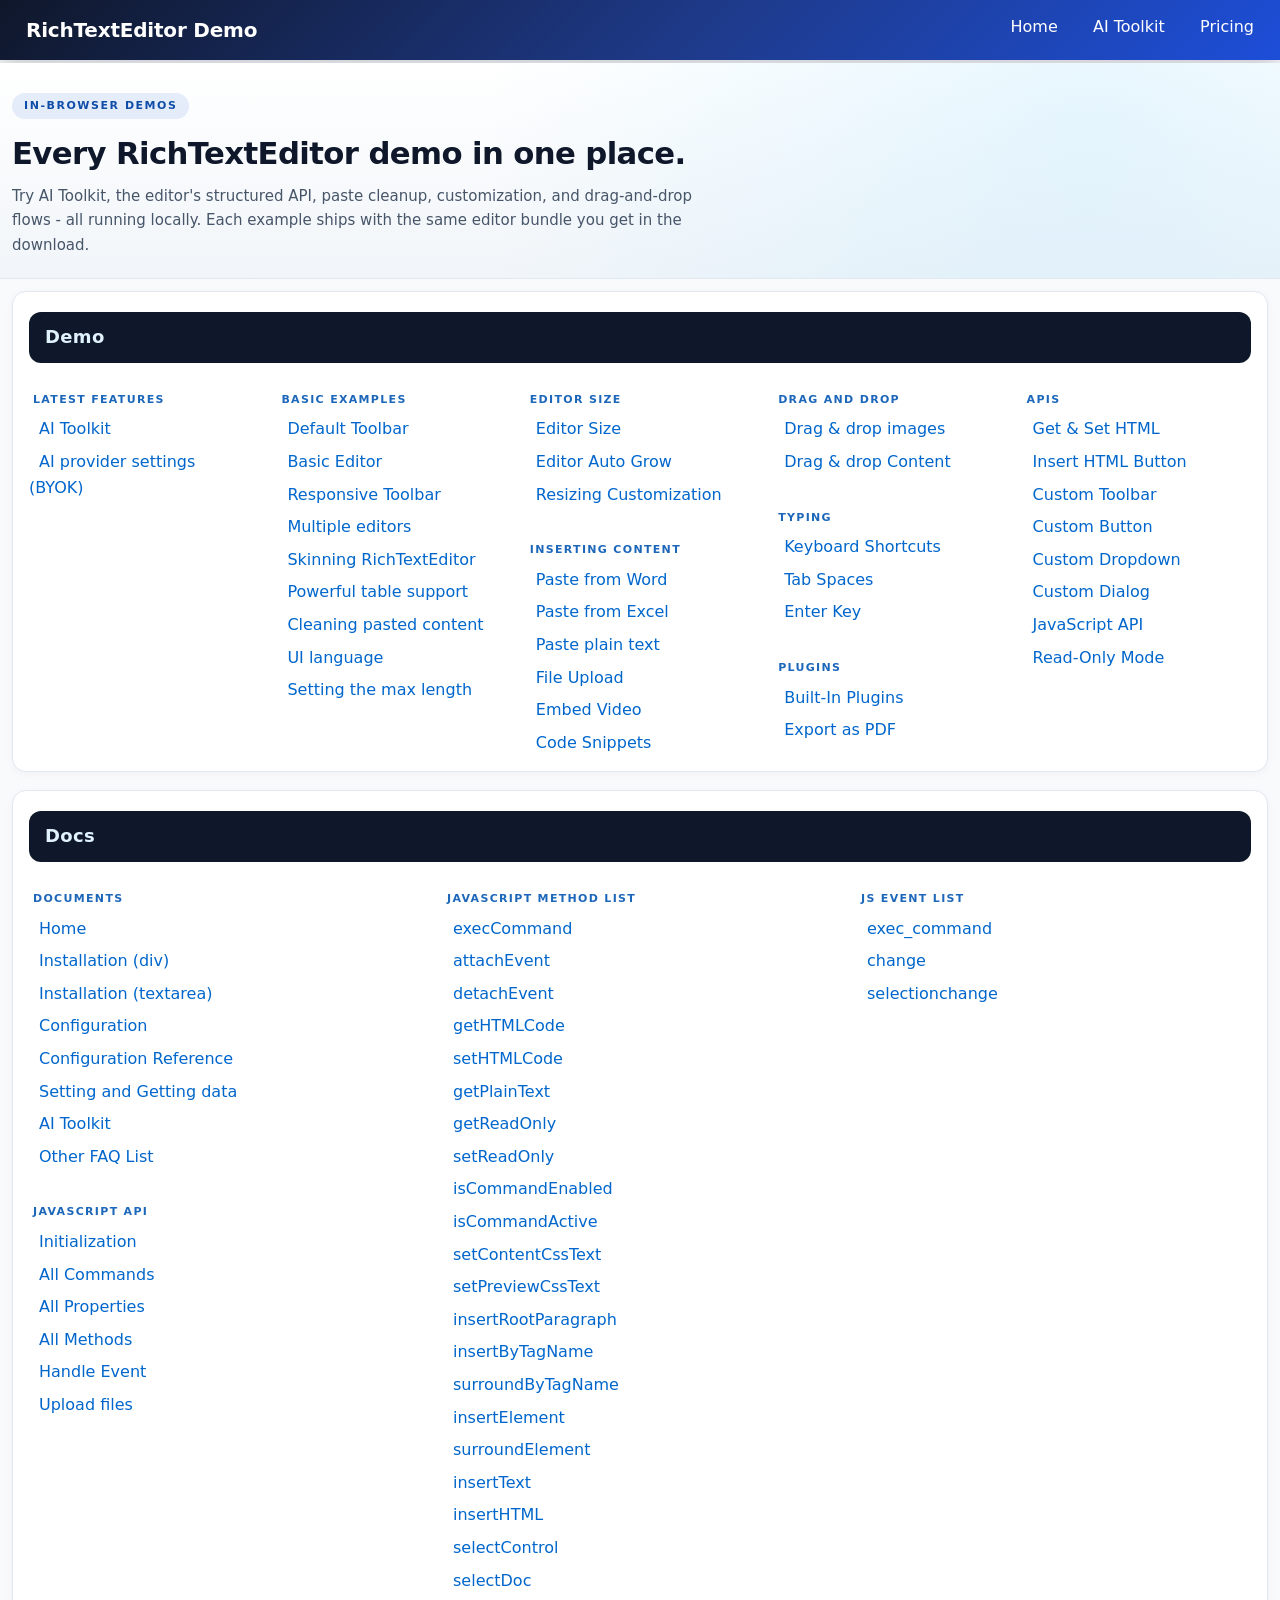
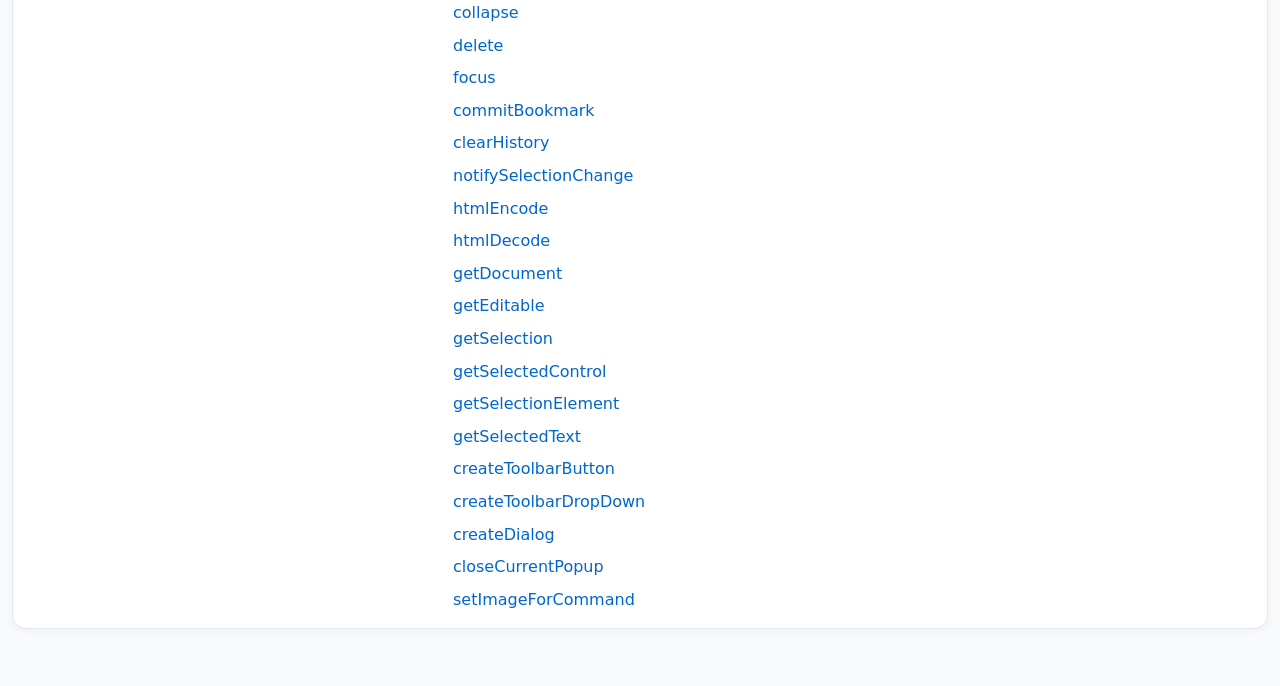
<file: richtexteditor/index.html>
﻿<!DOCTYPE html>

<html lang="en" xmlns="http://www.w3.org/1999/xhtml" style="display:flex;height:100%;flex-direction:column;">
<head>
	<meta charset="utf-8" />
	<title>RichTextEditor Demo</title>
	<meta name="viewport" content="width=device-width, initial-scale=1" />
	<link rel="stylesheet" href="res/style.css" />
	<base target="_blank" />
</head>
<body style="padding-bottom:3px;">
	<div class="topbanner">
		<div style="align-self:stretch;max-width:1280px;margin:0 auto;display:flex; flex-direction: row; width:100%;">
			<div style="flex:99999">
				<a href="index.html"><label>RichTextEditor Demo</label></a>
			</div>
			<div>
				<a href="index.html">Home</a>
				&nbsp;
				<a target="_blank" href="https://richtexteditor.com/demos/ai-toolkit.aspx">AI Toolkit</a>
				&nbsp;
				<a target="_blank" href="https://richtexteditor.com/pricing.aspx">Pricing</a>
			</div>
		</div>
	</div>
	<div class="demo-index-hero">
		<div class="demo-index-hero-inner">
			<span class="demo-index-chip">In-browser demos</span>
			<h1 class="demo-index-title">Every RichTextEditor demo in one place.</h1>
			<p class="demo-index-sub">Try AI Toolkit, the editor's structured API, paste cleanup, customization, and drag-and-drop flows - all running locally. Each example ships with the same editor bundle you get in the download.</p>
		</div>
	</div>
	<div style="margin: auto; padding: 12px 12px 36px; max-width: 1280px;">
		<div class='navfoldercontainer'><div class='navfolder'>Demo</div><div class='navfolderitems navfolderdemos'><div class='navgroupcontainer'><div class='navgroup'>Latest Features</div><div class='navitem'><a href='demos/ai-toolkit.html'>AI Toolkit</a></div><div class='navitem'><a href='demos/ai-provider-settings.html'>AI provider settings (BYOK)</a></div></div><div class='navgroupcontainer'><div class='navgroup'>Basic Examples</div><div class='navitem'><a href='demos/default.html'>Default Toolbar</a></div><div class='navitem'><a href='demos/basic_editor.html'>Basic Editor</a></div><div class='navitem'><a href='demos/responsive.html'>Responsive Toolbar</a></div><div class='navitem'><a href='demos/multiple-editors.html'>Multiple editors</a></div><div class='navitem'><a href='demos/skinning_editor.html'>Skinning RichTextEditor</a></div><div class='navitem'><a href='demos/table-support.html'>Powerful table support</a></div><div class='navitem'><a href='demos/clean-code-on-paste.html'>Cleaning pasted content</a></div><div class='navitem'><a href='demos/localization.html'>UI language</a></div><div class='navitem'><a href='demos/maxlength.html'>Setting the max length</a></div></div><div class='navgroupcontainer'><div class='navgroup'>Editor Size</div><div class='navitem'><a href='demos/editorsize.html'>Editor Size</a></div><div class='navitem'><a href='demos/autogrow.html'>Editor Auto Grow</a></div><div class='navitem'><a href='demos/resize.html'>Resizing Customization</a></div></div><div class='navgroupcontainer'><div class='navgroup'>Inserting Content</div><div class='navitem'><a href='demos/pastefromword.html'>Paste from Word</a></div><div class='navitem'><a href='demos/pastefromexcel.html'>Paste from Excel</a></div><div class='navitem'><a href='demos/plain-paste.html'>Paste plain text</a></div><div class='navitem'><a href='demos/fileupload.html'>File Upload</a></div><div class='navitem'><a href='demos/embedvideo.html'>Embed Video</a></div><div class='navitem'><a href='demos/codesnippets.html'>Code Snippets</a></div></div><div class='navgroupcontainer'><div class='navgroup'>Drag and Drop</div><div class='navitem'><a href='demos/drag-and-drop-images.html'>Drag & drop images</a></div><div class='navitem'><a href='demos/drag-and-drop-content.html'>Drag & drop Content</a></div></div><div class='navgroupcontainer'><div class='navgroup'>Typing</div><div class='navitem'><a href='demos/shortcuts.html'>Keyboard Shortcuts</a></div><div class='navitem'><a href='demos/tabspaces.html'>Tab Spaces</a></div><div class='navitem'><a href='demos/enterkey.html'>Enter Key</a></div></div><div class='navgroupcontainer'><div class='navgroup'>Plugins</div><div class='navitem'><a href='demos/built-in-plugins.html'>Built-In Plugins</a></div><div class='navitem'><a href='demos/export-pdf.html'>Export as PDF</a></div></div><div class='navgroupcontainer'><div class='navgroup'>APIs</div><div class='navitem'><a href='demos/getHTML.html'>Get & Set HTML</a></div><div class='navitem'><a href='demos/insert-html.html'>Insert HTML Button</a></div><div class='navitem'><a href='demos/custom_toolbar.html'>Custom Toolbar</a></div><div class='navitem'><a href='demos/custom_button.html'>Custom Button</a></div><div class='navitem'><a href='demos/custom_dropdown.html'>Custom Dropdown</a></div><div class='navitem'><a href='demos/custom_dialog.html'>Custom Dialog</a></div><div class='navitem'><a href='demos/javascript_api.html'>JavaScript API</a></div><div class='navitem'><a href='demos/readonly.html'>Read-Only Mode</a></div></div></div></div><div class='navfoldercontainer'><div class='navfolder'>Docs</div><div class='navfolderitems navfolderdocs'><div class='navgroupcontainer'><div class='navgroup'>Documents</div><div class='navitem'><a href='docs/default.html'>Home</a></div><div class='navitem'><a href='docs/install_div.html'>Installation (div)</a></div><div class='navitem'><a href='docs/install_textarea.html'>Installation (textarea)</a></div><div class='navitem'><a href='docs/configuration.html'>Configuration</a></div><div class='navitem'><a href='docs/configuration-reference.html'>Configuration Reference</a></div><div class='navitem'><a href='docs/get-the-html-content-of-rte.html'>Setting and Getting data</a></div><div class='navitem'><a href='docs/ai-toolkit.html'>AI Toolkit</a></div><div class='navitem'><a href='docs/faq_others.html'>Other FAQ List</a></div></div><div class='navgroupcontainer'><div class='navgroup'>Javascript API</div><div class='navitem'><a href='docs/initialization.html'>Initialization</a></div><div class='navitem'><a href='docs/cmd_allcommands.html'>All Commands</a></div><div class='navitem'><a href='docs/jsapi_allproperties.html'>All Properties</a></div><div class='navitem'><a href='docs/jsapi_allmethods.html'>All Methods</a></div><div class='navitem'><a href='docs/runjsevent.html'>Handle Event</a></div><div class='navitem'><a href='docs/uploadfiles.html'>Upload files</a></div></div><div class='navgroupcontainer'><div class='navgroup'>Javascript Method List</div><div class='navitem'><a href='docs/jsapi_execCommand.html'>execCommand</a></div><div class='navitem'><a href='docs/jsapi_attachEvent.html'>attachEvent</a></div><div class='navitem'><a href='docs/jsapi_detachEvent.html'>detachEvent</a></div><div class='navitem'><a href='docs/jsapi_getHTMLCode.html'>getHTMLCode</a></div><div class='navitem'><a href='docs/jsapi_setHTMLCode.html'>setHTMLCode</a></div><div class='navitem'><a href='docs/jsapi_getPlainText.html'>getPlainText</a></div><div class='navitem'><a href='docs/jsapi_getReadOnly.html'>getReadOnly</a></div><div class='navitem'><a href='docs/jsapi_setReadOnly.html'>setReadOnly</a></div><div class='navitem'><a href='docs/jsapi_isCommandEnabled.html'>isCommandEnabled</a></div><div class='navitem'><a href='docs/jsapi_isCommandActive.html'>isCommandActive</a></div><div class='navitem'><a href='docs/jsapi_setContentCssText.html'>setContentCssText</a></div><div class='navitem'><a href='docs/jsapi_setPreviewCssText.html'>setPreviewCssText</a></div><div class='navitem'><a href='docs/jsapi_insertRootParagraph.html'>insertRootParagraph</a></div><div class='navitem'><a href='docs/jsapi_insertByTagName.html'>insertByTagName</a></div><div class='navitem'><a href='docs/jsapi_surroundByTagName.html'>surroundByTagName</a></div><div class='navitem'><a href='docs/jsapi_insertElement.html'>insertElement</a></div><div class='navitem'><a href='docs/jsapi_surroundElement.html'>surroundElement</a></div><div class='navitem'><a href='docs/jsapi_insertText.html'>insertText</a></div><div class='navitem'><a href='docs/jsapi_insertHTML.html'>insertHTML</a></div><div class='navitem'><a href='docs/jsapi_selectControl.html'>selectControl</a></div><div class='navitem'><a href='docs/jsapi_selectDoc.html'>selectDoc</a></div><div class='navitem'><a href='docs/jsapi_collapse.html'>collapse</a></div><div class='navitem'><a href='docs/jsapi_delete.html'>delete</a></div><div class='navitem'><a href='docs/jsapi_focus.html'>focus</a></div><div class='navitem'><a href='docs/jsapi_commitBookmark.html'>commitBookmark</a></div><div class='navitem'><a href='docs/jsapi_clearHistory.html'>clearHistory</a></div><div class='navitem'><a href='docs/jsapi_notifySelectionChange.html'>notifySelectionChange</a></div><div class='navitem'><a href='docs/jsapi_htmlEncode.html'>htmlEncode</a></div><div class='navitem'><a href='docs/jsapi_htmlDecode.html'>htmlDecode</a></div><div class='navitem'><a href='docs/jsapi_getDocument.html'>getDocument</a></div><div class='navitem'><a href='docs/jsapi_getEditable.html'>getEditable</a></div><div class='navitem'><a href='docs/jsapi_getSelection.html'>getSelection</a></div><div class='navitem'><a href='docs/jsapi_getSelectedControl.html'>getSelectedControl</a></div><div class='navitem'><a href='docs/jsapi_getSelectionElement.html'>getSelectionElement</a></div><div class='navitem'><a href='docs/jsapi_getSelectedText.html'>getSelectedText</a></div><div class='navitem'><a href='docs/jsapi_createToolbarButton.html'>createToolbarButton</a></div><div class='navitem'><a href='docs/jsapi_createToolbarDropDown.html'>createToolbarDropDown</a></div><div class='navitem'><a href='docs/jsapi_createDialog.html'>createDialog</a></div><div class='navitem'><a href='docs/jsapi_closeCurrentPopup.html'>closeCurrentPopup</a></div><div class='navitem'><a href='docs/jsapi_setImageForCommand.html'>setImageForCommand</a></div></div><div class='navgroupcontainer'><div class='navgroup'>JS Event List</div><div class='navitem'><a href='docs/event_exec_command.html'>exec_command</a></div><div class='navitem'><a href='docs/event_change.html'>change</a></div><div class='navitem'><a href='docs/event_selectionchange.html'>selectionchange</a></div></div></div></div>
	</div>
	<script src="res/patch.js"></script>
</body>
</html>
</file>
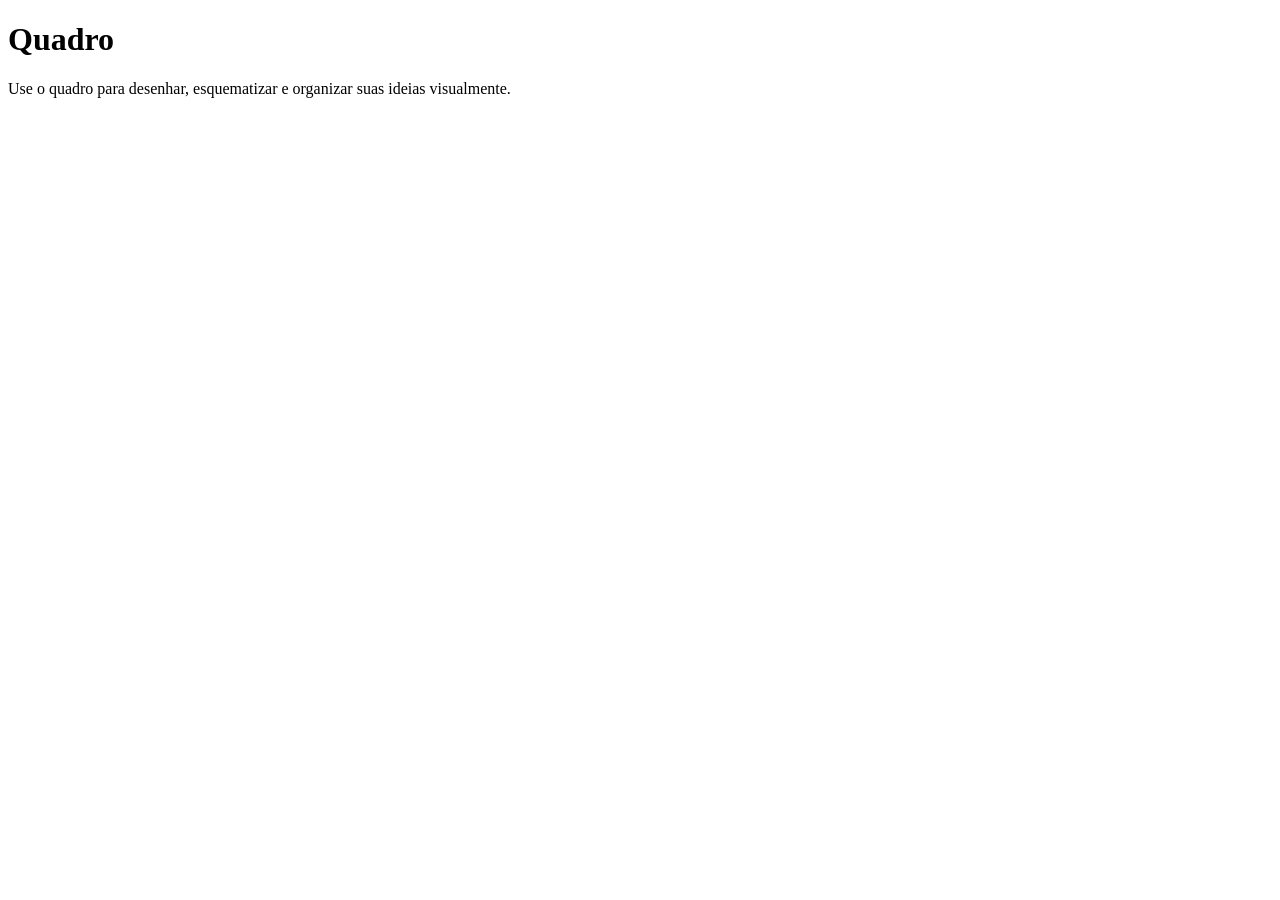
<file: html/headers/quadro.html>
<!DOCTYPE html>
<html lang="pt-br">
<head>
    <meta charset="UTF-8">
    <meta name="viewport" content="width=device-width, initial-scale=1.0">
    <title>Quadro</title>
    <link rel="stylesheet" href="../../css/headers/quadro.css">

</head>
<body>
    <h1>Quadro</h1>
    <p>Use o quadro para desenhar, esquematizar e organizar suas ideias visualmente.</p>


</body>
</html>
</file>
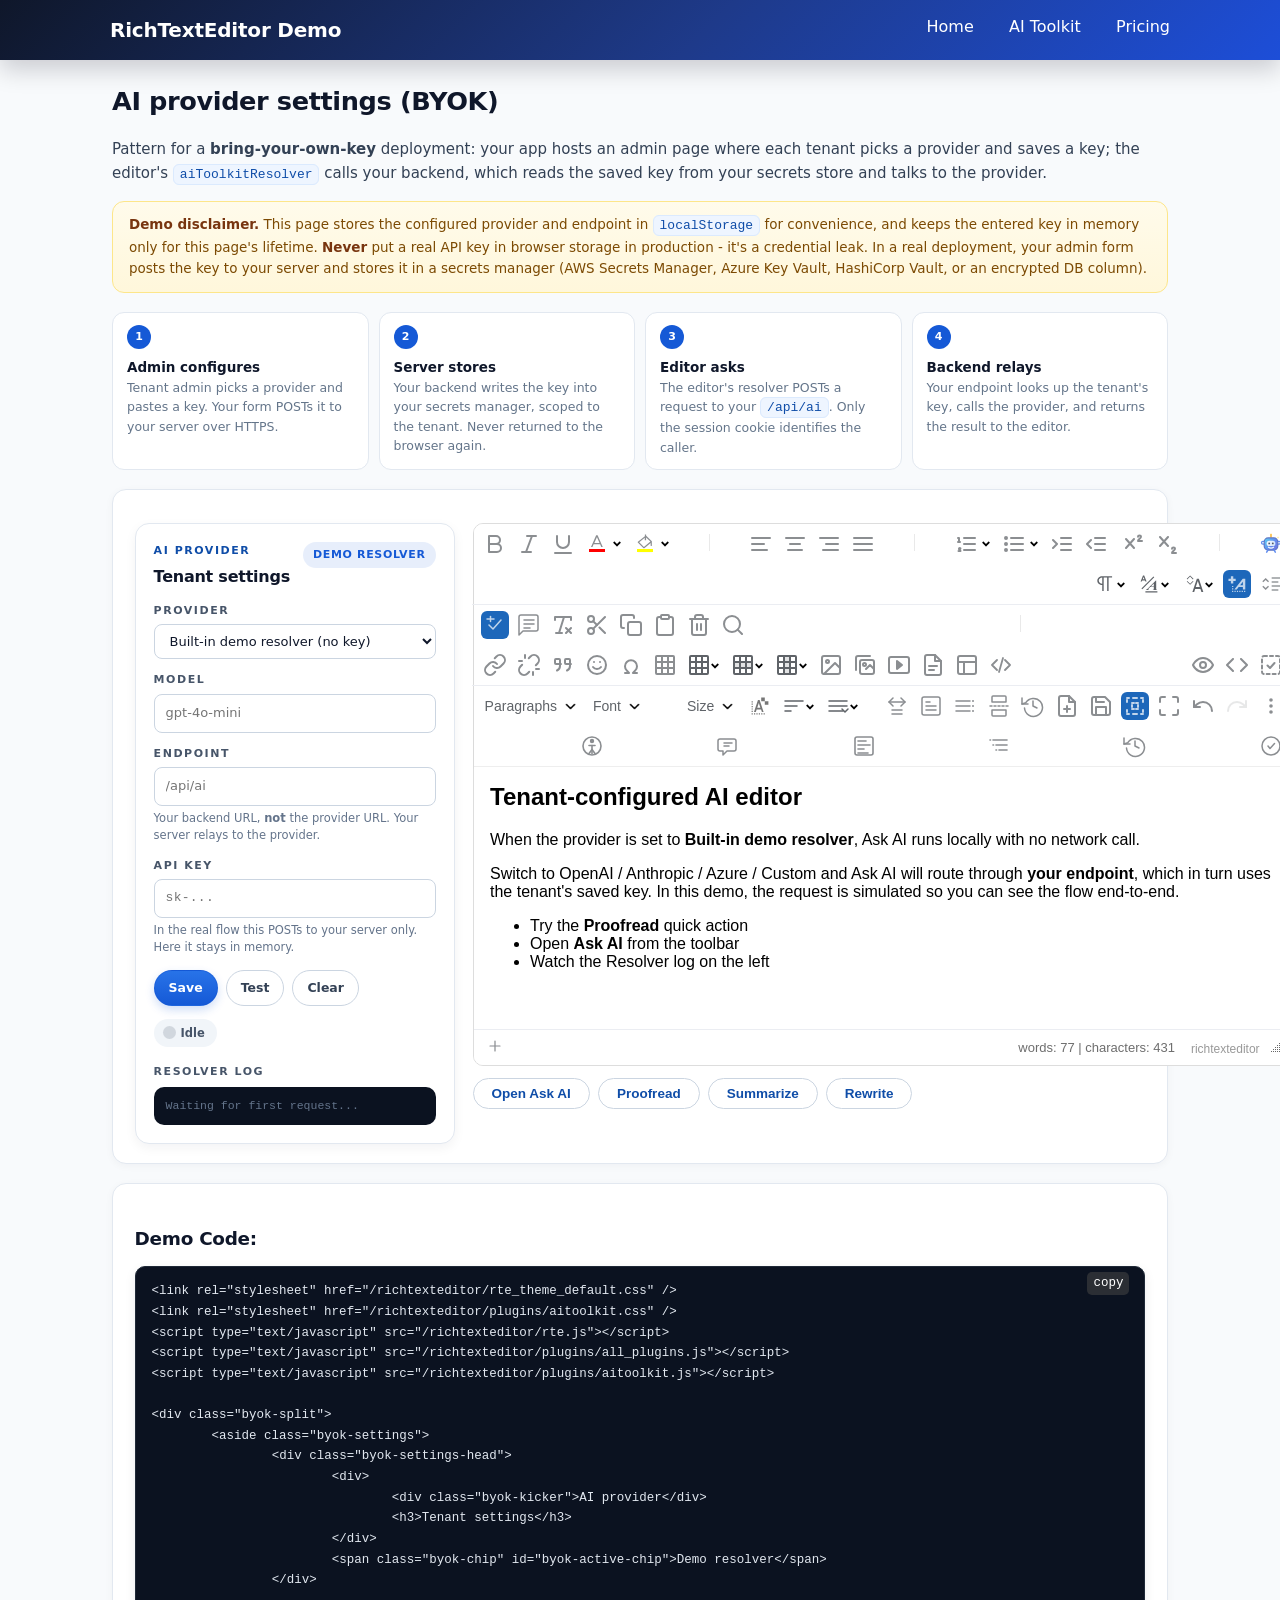
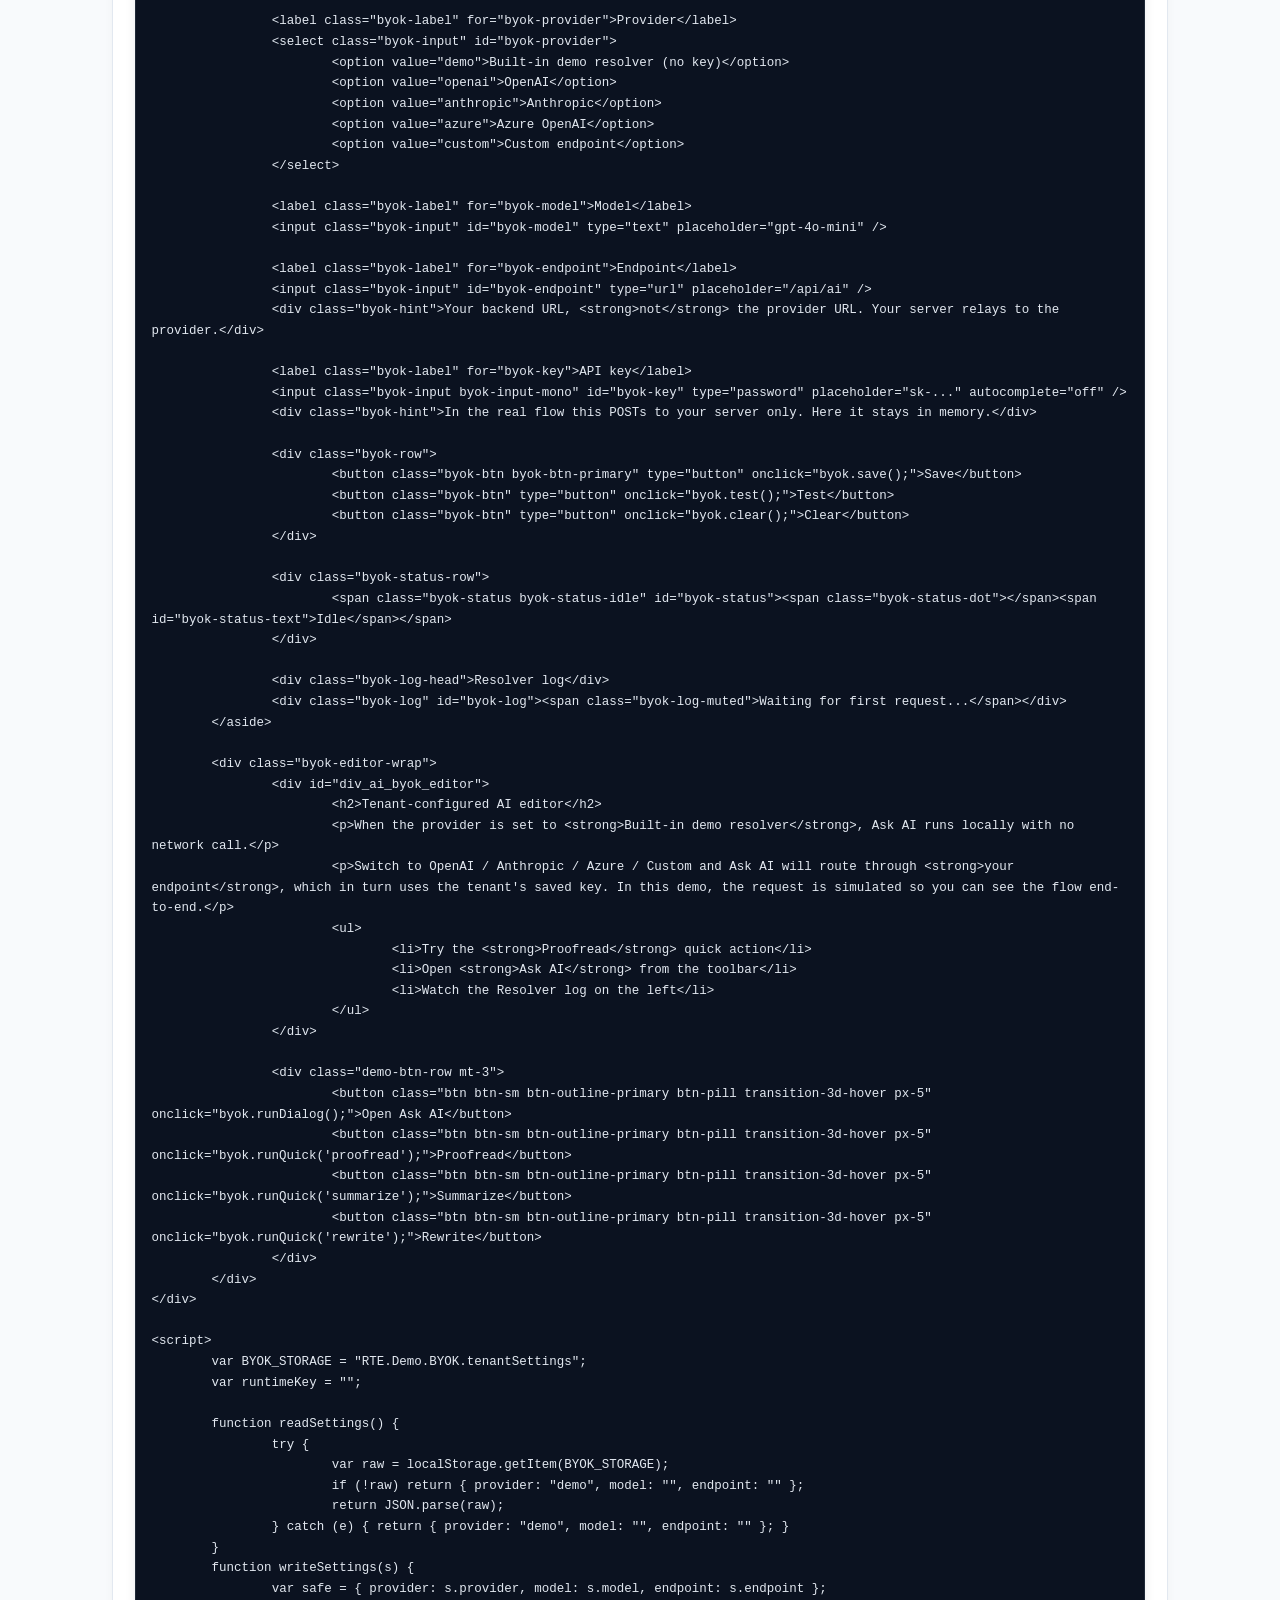
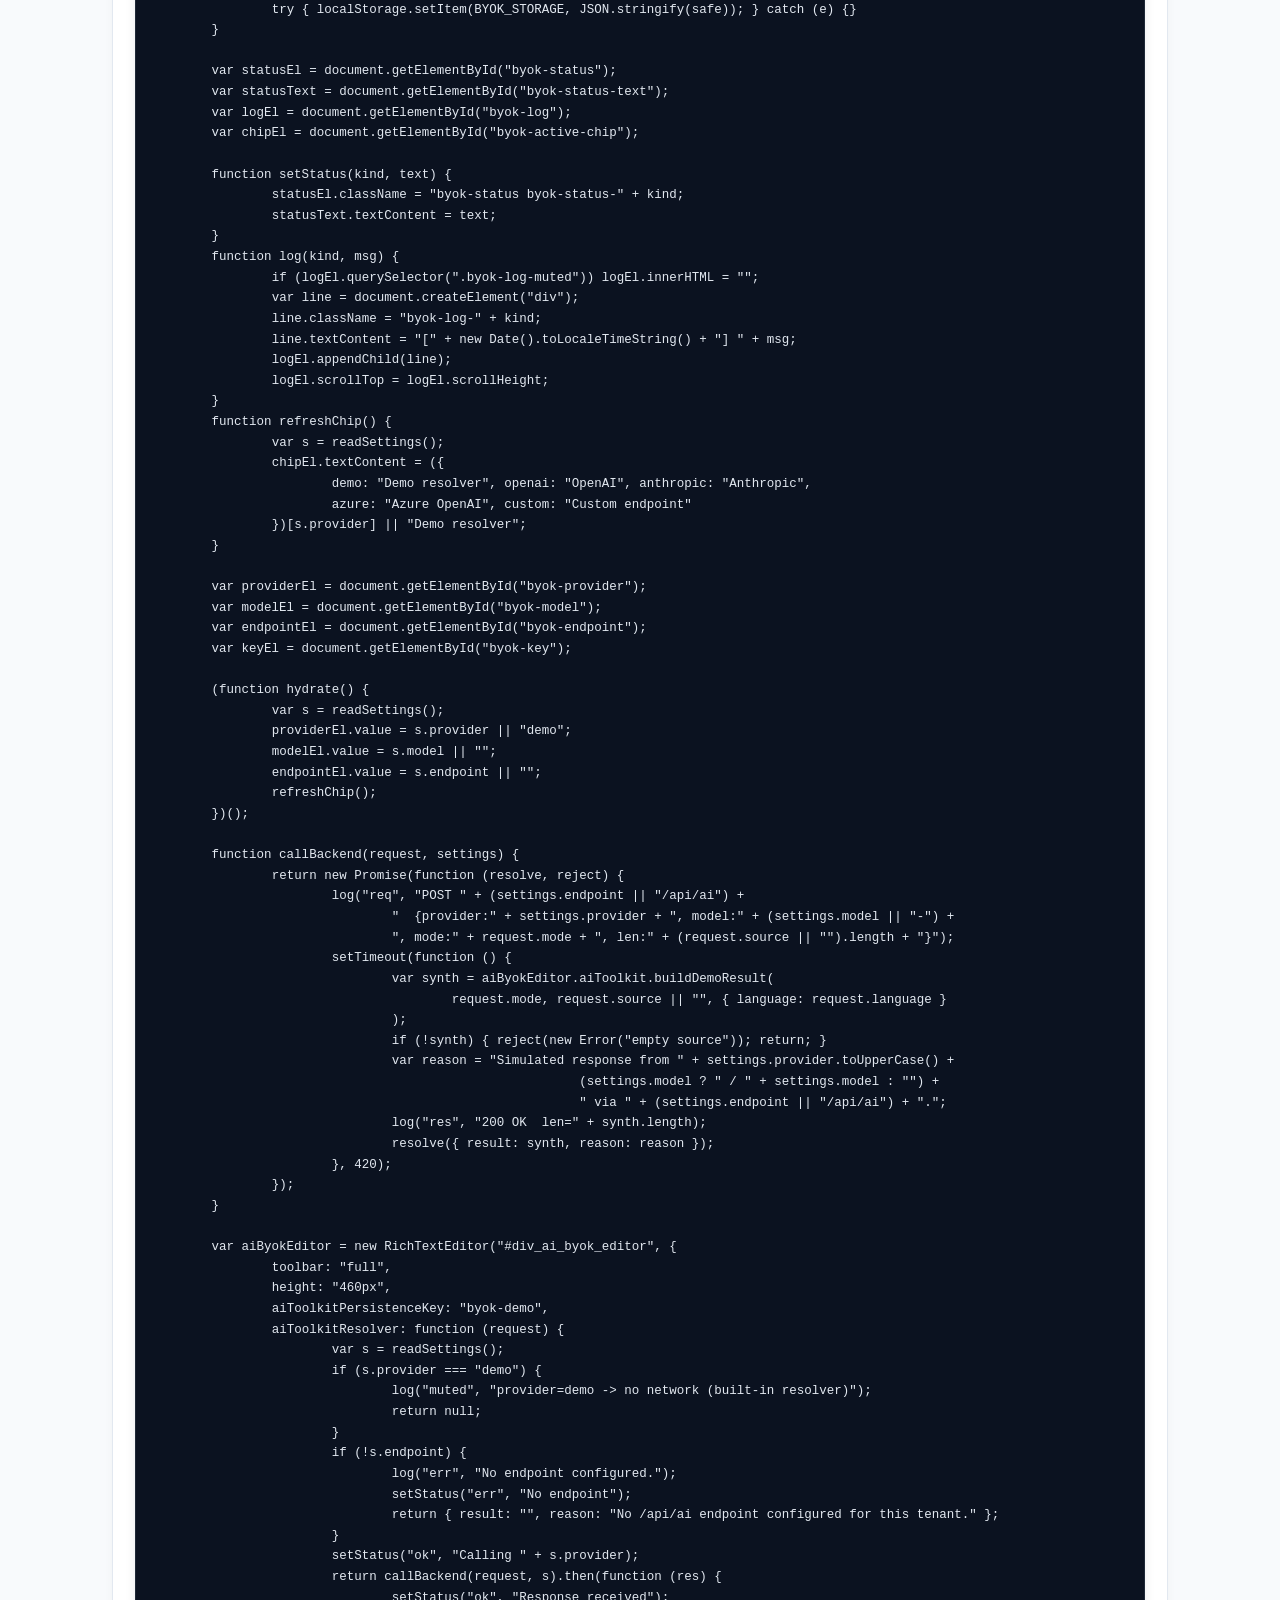
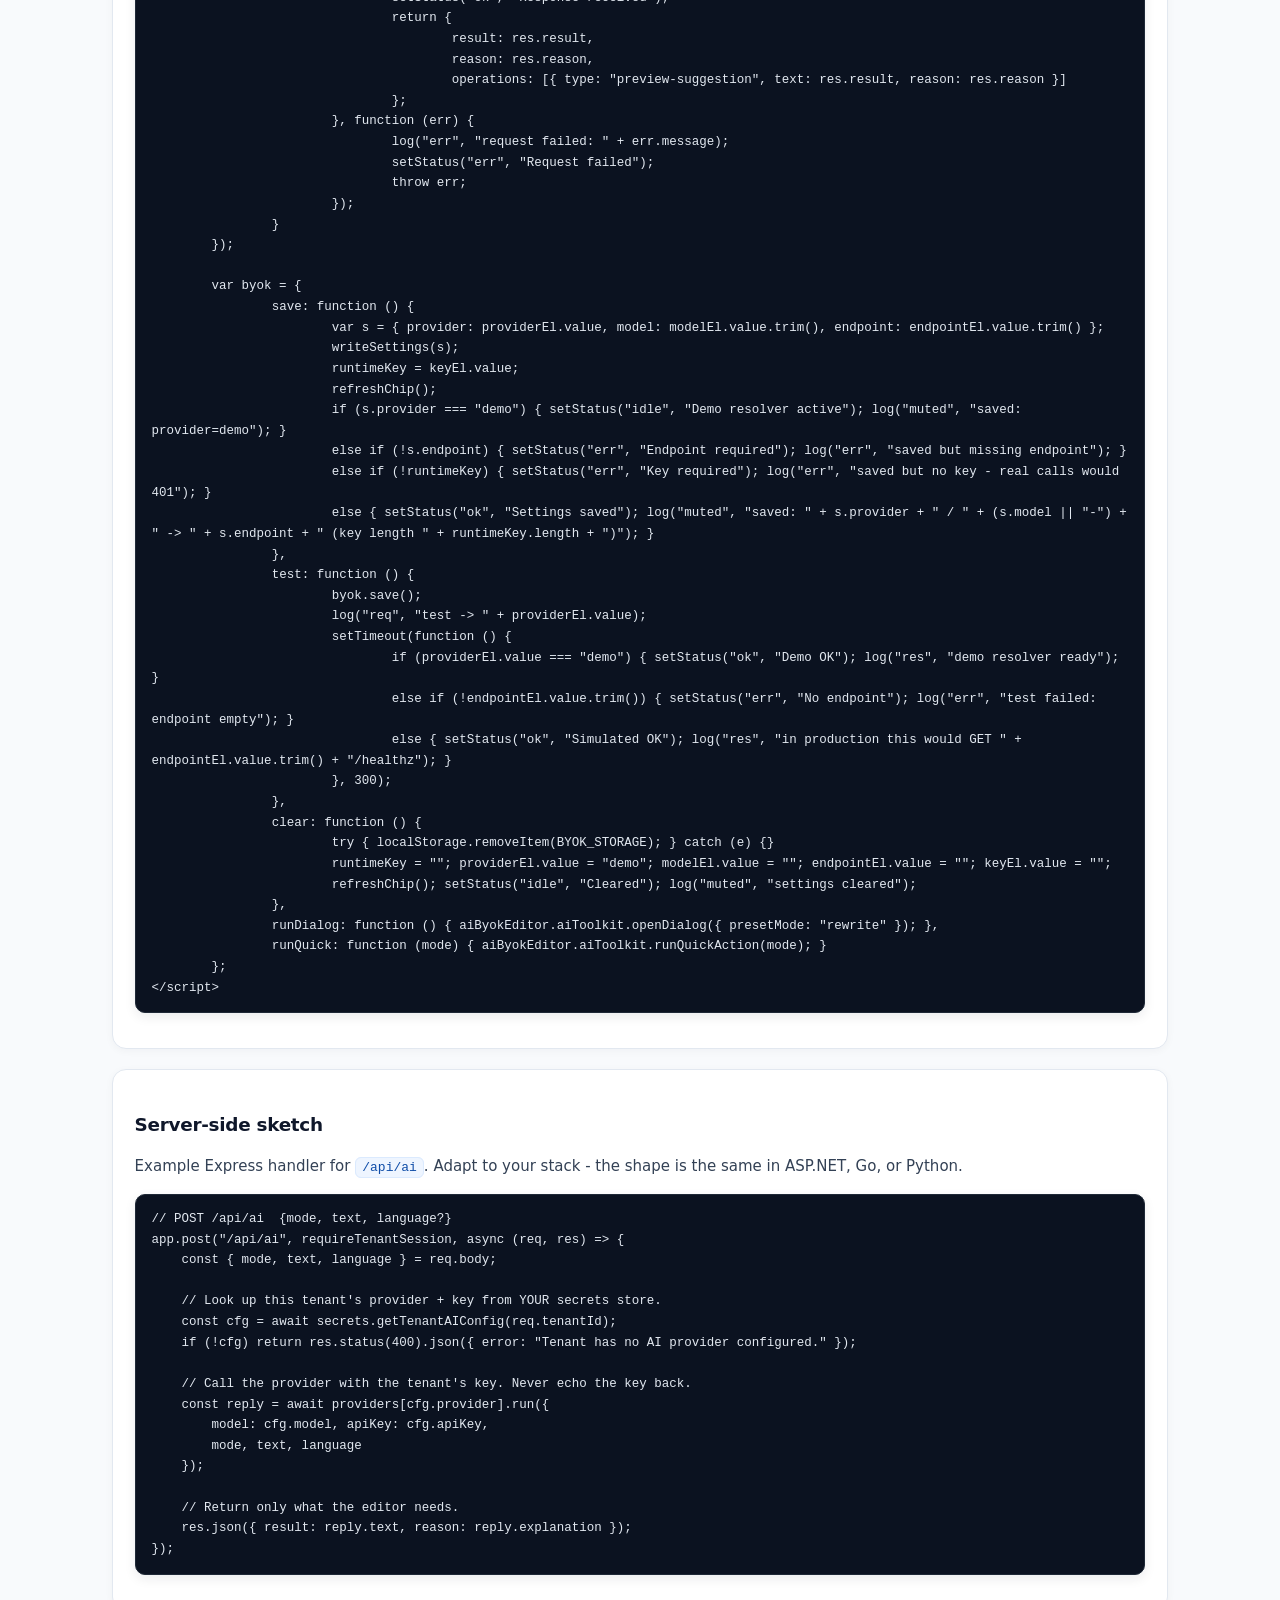
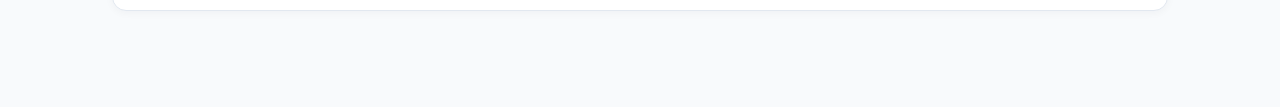
<file: richtexteditor/demos/ai-provider-settings.html>
﻿<!DOCTYPE html>

<html lang="en" xmlns="http://www.w3.org/1999/xhtml" style="display:flex;height:100%;flex-direction:column;">
<head>
	<meta charset="utf-8" />
	<title>AI provider settings (BYOK)</title>
	<meta name="viewport" content="width=device-width, initial-scale=1" />
	<base href='../' />
	<link rel="stylesheet" href="richtexteditor/plugins/aitoolkit.css" />
	<link rel="stylesheet" href="res/style.css" />
</head>
<body style="padding-bottom:3px;align-items:center">
	<div class="topbanner">
		<div style="align-self:stretch;max-width:1080px;margin:0 auto;display:flex; flex-direction: row; width:100%;">
			<div style="flex:99999">
				<a href="index.html"><label>RichTextEditor Demo</label></a>
			</div>
			<div>
				<a href="index.html">Home</a>
				&nbsp;
				<a target="_blank" href="https://richtexteditor.com/demos/ai-toolkit.aspx">AI Toolkit</a>
				&nbsp;
				<a target="_blank" href="https://richtexteditor.com/pricing.aspx">Pricing</a>
			</div>
		</div>
	</div>
	<div style="margin:auto;padding:18px 12px 36px;max-width:1080px;width:100%;box-sizing:border-box;">
		
	<h2>AI provider settings (BYOK)</h2>
	<p class="mb-4">
		Pattern for a <strong>bring-your-own-key</strong> deployment: your app hosts an admin page where each tenant picks a provider and saves a key; the editor's <code>aiToolkitResolver</code> calls your backend, which reads the saved key from your secrets store and talks to the provider.
	</p>

	<div class="byok-warn">
		<strong>Demo disclaimer.</strong>
		This page stores the configured provider and endpoint in <code>localStorage</code> for convenience, and keeps the entered key in memory only for this page's lifetime.
		<strong>Never</strong> put a real API key in browser storage in production - it's a credential leak.
		In a real deployment, your admin form posts the key to your server and stores it in a secrets manager (AWS Secrets Manager, Azure Key Vault, HashiCorp Vault, or an encrypted DB column).
	</div>

	<div class="byok-flow">
		<div class="byok-flow-step"><span class="byok-flow-step-n">1</span><strong>Admin configures</strong><span>Tenant admin picks a provider and pastes a key. Your form POSTs it to your server over HTTPS.</span></div>
		<div class="byok-flow-step"><span class="byok-flow-step-n">2</span><strong>Server stores</strong><span>Your backend writes the key into your secrets manager, scoped to the tenant. Never returned to the browser again.</span></div>
		<div class="byok-flow-step"><span class="byok-flow-step-n">3</span><strong>Editor asks</strong><span>The editor's resolver POSTs a request to your <code>/api/ai</code>. Only the session cookie identifies the caller.</span></div>
		<div class="byok-flow-step"><span class="byok-flow-step-n">4</span><strong>Backend relays</strong><span>Your endpoint looks up the tenant's key, calls the provider, and returns the result to the editor.</span></div>
	</div>

	<div class="hs-docs-content-divider">
		
		<link rel="stylesheet" href="richtexteditor/rte_theme_default.css" />
		<link rel="stylesheet" href="richtexteditor/plugins/aitoolkit.css" />
		<script type="text/javascript" src="richtexteditor/rte.js"></script>
<script>RTE_DefaultConfig.url_base='richtexteditor'</script>
		<script type="text/javascript" src="richtexteditor/plugins/all_plugins.js"></script>
		<script type="text/javascript" src="richtexteditor/plugins/aitoolkit.js"></script>

		<div class="byok-split">
			<aside class="byok-settings">
				<div class="byok-settings-head">
					<div>
						<div class="byok-kicker">AI provider</div>
						<h3>Tenant settings</h3>
					</div>
					<span class="byok-chip" id="byok-active-chip">Demo resolver</span>
				</div>

				<label class="byok-label" for="byok-provider">Provider</label>
				<select class="byok-input" id="byok-provider">
					<option value="demo">Built-in demo resolver (no key)</option>
					<option value="openai">OpenAI</option>
					<option value="anthropic">Anthropic</option>
					<option value="azure">Azure OpenAI</option>
					<option value="custom">Custom endpoint</option>
				</select>

				<label class="byok-label" for="byok-model">Model</label>
				<input class="byok-input" id="byok-model" type="text" placeholder="gpt-4o-mini" />

				<label class="byok-label" for="byok-endpoint">Endpoint</label>
				<input class="byok-input" id="byok-endpoint" type="url" placeholder="/api/ai" />
				<div class="byok-hint">Your backend URL, <strong>not</strong> the provider URL. Your server relays to the provider.</div>

				<label class="byok-label" for="byok-key">API key</label>
				<input class="byok-input byok-input-mono" id="byok-key" type="password" placeholder="sk-..." autocomplete="off" />
				<div class="byok-hint">In the real flow this POSTs to your server only. Here it stays in memory.</div>

				<div class="byok-row">
					<button class="byok-btn byok-btn-primary" type="button" onclick="byok.save();">Save</button>
					<button class="byok-btn" type="button" onclick="byok.test();">Test</button>
					<button class="byok-btn" type="button" onclick="byok.clear();">Clear</button>
				</div>

				<div class="byok-status-row">
					<span class="byok-status byok-status-idle" id="byok-status"><span class="byok-status-dot"></span><span id="byok-status-text">Idle</span></span>
				</div>

				<div class="byok-log-head">Resolver log</div>
				<div class="byok-log" id="byok-log"><span class="byok-log-muted">Waiting for first request...</span></div>
			</aside>

			<div class="byok-editor-wrap">
				<div id="div_ai_byok_editor">
					<h2>Tenant-configured AI editor</h2>
					<p>When the provider is set to <strong>Built-in demo resolver</strong>, Ask AI runs locally with no network call.</p>
					<p>Switch to OpenAI / Anthropic / Azure / Custom and Ask AI will route through <strong>your endpoint</strong>, which in turn uses the tenant's saved key. In this demo, the request is simulated so you can see the flow end-to-end.</p>
					<ul>
						<li>Try the <strong>Proofread</strong> quick action</li>
						<li>Open <strong>Ask AI</strong> from the toolbar</li>
						<li>Watch the Resolver log on the left</li>
					</ul>
				</div>

				<div class="demo-btn-row mt-3">
					<button class="btn btn-sm btn-outline-primary btn-pill transition-3d-hover px-5" onclick="byok.runDialog();">Open Ask AI</button>
					<button class="btn btn-sm btn-outline-primary btn-pill transition-3d-hover px-5" onclick="byok.runQuick('proofread');">Proofread</button>
					<button class="btn btn-sm btn-outline-primary btn-pill transition-3d-hover px-5" onclick="byok.runQuick('summarize');">Summarize</button>
					<button class="btn btn-sm btn-outline-primary btn-pill transition-3d-hover px-5" onclick="byok.runQuick('rewrite');">Rewrite</button>
				</div>
			</div>
		</div>

		<script>
			var BYOK_STORAGE = "RTE.Demo.BYOK.tenantSettings";
			var runtimeKey = "";

			function readSettings() {
				try {
					var raw = localStorage.getItem(BYOK_STORAGE);
					if (!raw) return { provider: "demo", model: "", endpoint: "" };
					return JSON.parse(raw);
				} catch (e) { return { provider: "demo", model: "", endpoint: "" }; }
			}
			function writeSettings(s) {
				var safe = { provider: s.provider, model: s.model, endpoint: s.endpoint };
				try { localStorage.setItem(BYOK_STORAGE, JSON.stringify(safe)); } catch (e) {}
			}

			var statusEl = document.getElementById("byok-status");
			var statusText = document.getElementById("byok-status-text");
			var logEl = document.getElementById("byok-log");
			var chipEl = document.getElementById("byok-active-chip");

			function setStatus(kind, text) {
				statusEl.className = "byok-status byok-status-" + kind;
				statusText.textContent = text;
			}
			function log(kind, msg) {
				if (logEl.querySelector(".byok-log-muted")) logEl.innerHTML = "";
				var line = document.createElement("div");
				line.className = "byok-log-" + kind;
				line.textContent = "[" + new Date().toLocaleTimeString() + "] " + msg;
				logEl.appendChild(line);
				logEl.scrollTop = logEl.scrollHeight;
			}
			function refreshChip() {
				var s = readSettings();
				chipEl.textContent = ({
					demo: "Demo resolver", openai: "OpenAI", anthropic: "Anthropic",
					azure: "Azure OpenAI", custom: "Custom endpoint"
				})[s.provider] || "Demo resolver";
			}

			var providerEl = document.getElementById("byok-provider");
			var modelEl = document.getElementById("byok-model");
			var endpointEl = document.getElementById("byok-endpoint");
			var keyEl = document.getElementById("byok-key");

			(function hydrate() {
				var s = readSettings();
				providerEl.value = s.provider || "demo";
				modelEl.value = s.model || "";
				endpointEl.value = s.endpoint || "";
				refreshChip();
			})();

			function callBackend(request, settings) {
				return new Promise(function (resolve, reject) {
					log("req", "POST " + (settings.endpoint || "/api/ai") +
						"  {provider:" + settings.provider + ", model:" + (settings.model || "-") +
						", mode:" + request.mode + ", len:" + (request.source || "").length + "}");
					setTimeout(function () {
						var synth = aiByokEditor.aiToolkit.buildDemoResult(
							request.mode, request.source || "", { language: request.language }
						);
						if (!synth) { reject(new Error("empty source")); return; }
						var reason = "Simulated response from " + settings.provider.toUpperCase() +
									 (settings.model ? " / " + settings.model : "") +
									 " via " + (settings.endpoint || "/api/ai") + ".";
						log("res", "200 OK  len=" + synth.length);
						resolve({ result: synth, reason: reason });
					}, 420);
				});
			}

			var aiByokEditor = new RichTextEditor("#div_ai_byok_editor", {
				toolbar: "full",
				height: "460px",
				aiToolkitPersistenceKey: "byok-demo",
				aiToolkitResolver: function (request) {
					var s = readSettings();
					if (s.provider === "demo") {
						log("muted", "provider=demo -> no network (built-in resolver)");
						return null;
					}
					if (!s.endpoint) {
						log("err", "No endpoint configured.");
						setStatus("err", "No endpoint");
						return { result: "", reason: "No /api/ai endpoint configured for this tenant." };
					}
					setStatus("ok", "Calling " + s.provider);
					return callBackend(request, s).then(function (res) {
						setStatus("ok", "Response received");
						return {
							result: res.result,
							reason: res.reason,
							operations: [{ type: "preview-suggestion", text: res.result, reason: res.reason }]
						};
					}, function (err) {
						log("err", "request failed: " + err.message);
						setStatus("err", "Request failed");
						throw err;
					});
				}
			});

			var byok = {
				save: function () {
					var s = { provider: providerEl.value, model: modelEl.value.trim(), endpoint: endpointEl.value.trim() };
					writeSettings(s);
					runtimeKey = keyEl.value;
					refreshChip();
					if (s.provider === "demo") { setStatus("idle", "Demo resolver active"); log("muted", "saved: provider=demo"); }
					else if (!s.endpoint) { setStatus("err", "Endpoint required"); log("err", "saved but missing endpoint"); }
					else if (!runtimeKey) { setStatus("err", "Key required"); log("err", "saved but no key - real calls would 401"); }
					else { setStatus("ok", "Settings saved"); log("muted", "saved: " + s.provider + " / " + (s.model || "-") + " -> " + s.endpoint + " (key length " + runtimeKey.length + ")"); }
				},
				test: function () {
					byok.save();
					log("req", "test -> " + providerEl.value);
					setTimeout(function () {
						if (providerEl.value === "demo") { setStatus("ok", "Demo OK"); log("res", "demo resolver ready"); }
						else if (!endpointEl.value.trim()) { setStatus("err", "No endpoint"); log("err", "test failed: endpoint empty"); }
						else { setStatus("ok", "Simulated OK"); log("res", "in production this would GET " + endpointEl.value.trim() + "/healthz"); }
					}, 300);
				},
				clear: function () {
					try { localStorage.removeItem(BYOK_STORAGE); } catch (e) {}
					runtimeKey = ""; providerEl.value = "demo"; modelEl.value = ""; endpointEl.value = ""; keyEl.value = "";
					refreshChip(); setStatus("idle", "Cleared"); log("muted", "settings cleared");
				},
				runDialog: function () { aiByokEditor.aiToolkit.openDialog({ presetMode: "rewrite" }); },
				runQuick: function (mode) { aiByokEditor.aiToolkit.runQuickAction(mode); }
			};
		</script>
		
	</div>

	<div class="hs-docs-content-divider">
		<h3>Demo Code:</h3>
		<pre class="editordemocode rounded language-html">&lt;link rel=&quot;stylesheet&quot; href=&quot;/richtexteditor/rte_theme_default.css&quot; /&gt;
&lt;link rel=&quot;stylesheet&quot; href=&quot;/richtexteditor/plugins/aitoolkit.css&quot; /&gt;
&lt;script type=&quot;text/javascript&quot; src=&quot;/richtexteditor/rte.js&quot;&gt;&lt;/script&gt;
&lt;script type=&quot;text/javascript&quot; src=&quot;/richtexteditor/plugins/all_plugins.js&quot;&gt;&lt;/script&gt;
&lt;script type=&quot;text/javascript&quot; src=&quot;/richtexteditor/plugins/aitoolkit.js&quot;&gt;&lt;/script&gt;

&lt;div class=&quot;byok-split&quot;&gt;
	&lt;aside class=&quot;byok-settings&quot;&gt;
		&lt;div class=&quot;byok-settings-head&quot;&gt;
			&lt;div&gt;
				&lt;div class=&quot;byok-kicker&quot;&gt;AI provider&lt;/div&gt;
				&lt;h3&gt;Tenant settings&lt;/h3&gt;
			&lt;/div&gt;
			&lt;span class=&quot;byok-chip&quot; id=&quot;byok-active-chip&quot;&gt;Demo resolver&lt;/span&gt;
		&lt;/div&gt;

		&lt;label class=&quot;byok-label&quot; for=&quot;byok-provider&quot;&gt;Provider&lt;/label&gt;
		&lt;select class=&quot;byok-input&quot; id=&quot;byok-provider&quot;&gt;
			&lt;option value=&quot;demo&quot;&gt;Built-in demo resolver (no key)&lt;/option&gt;
			&lt;option value=&quot;openai&quot;&gt;OpenAI&lt;/option&gt;
			&lt;option value=&quot;anthropic&quot;&gt;Anthropic&lt;/option&gt;
			&lt;option value=&quot;azure&quot;&gt;Azure OpenAI&lt;/option&gt;
			&lt;option value=&quot;custom&quot;&gt;Custom endpoint&lt;/option&gt;
		&lt;/select&gt;

		&lt;label class=&quot;byok-label&quot; for=&quot;byok-model&quot;&gt;Model&lt;/label&gt;
		&lt;input class=&quot;byok-input&quot; id=&quot;byok-model&quot; type=&quot;text&quot; placeholder=&quot;gpt-4o-mini&quot; /&gt;

		&lt;label class=&quot;byok-label&quot; for=&quot;byok-endpoint&quot;&gt;Endpoint&lt;/label&gt;
		&lt;input class=&quot;byok-input&quot; id=&quot;byok-endpoint&quot; type=&quot;url&quot; placeholder=&quot;/api/ai&quot; /&gt;
		&lt;div class=&quot;byok-hint&quot;&gt;Your backend URL, &lt;strong&gt;not&lt;/strong&gt; the provider URL. Your server relays to the provider.&lt;/div&gt;

		&lt;label class=&quot;byok-label&quot; for=&quot;byok-key&quot;&gt;API key&lt;/label&gt;
		&lt;input class=&quot;byok-input byok-input-mono&quot; id=&quot;byok-key&quot; type=&quot;password&quot; placeholder=&quot;sk-...&quot; autocomplete=&quot;off&quot; /&gt;
		&lt;div class=&quot;byok-hint&quot;&gt;In the real flow this POSTs to your server only. Here it stays in memory.&lt;/div&gt;

		&lt;div class=&quot;byok-row&quot;&gt;
			&lt;button class=&quot;byok-btn byok-btn-primary&quot; type=&quot;button&quot; onclick=&quot;byok.save();&quot;&gt;Save&lt;/button&gt;
			&lt;button class=&quot;byok-btn&quot; type=&quot;button&quot; onclick=&quot;byok.test();&quot;&gt;Test&lt;/button&gt;
			&lt;button class=&quot;byok-btn&quot; type=&quot;button&quot; onclick=&quot;byok.clear();&quot;&gt;Clear&lt;/button&gt;
		&lt;/div&gt;

		&lt;div class=&quot;byok-status-row&quot;&gt;
			&lt;span class=&quot;byok-status byok-status-idle&quot; id=&quot;byok-status&quot;&gt;&lt;span class=&quot;byok-status-dot&quot;&gt;&lt;/span&gt;&lt;span id=&quot;byok-status-text&quot;&gt;Idle&lt;/span&gt;&lt;/span&gt;
		&lt;/div&gt;

		&lt;div class=&quot;byok-log-head&quot;&gt;Resolver log&lt;/div&gt;
		&lt;div class=&quot;byok-log&quot; id=&quot;byok-log&quot;&gt;&lt;span class=&quot;byok-log-muted&quot;&gt;Waiting for first request...&lt;/span&gt;&lt;/div&gt;
	&lt;/aside&gt;

	&lt;div class=&quot;byok-editor-wrap&quot;&gt;
		&lt;div id=&quot;div_ai_byok_editor&quot;&gt;
			&lt;h2&gt;Tenant-configured AI editor&lt;/h2&gt;
			&lt;p&gt;When the provider is set to &lt;strong&gt;Built-in demo resolver&lt;/strong&gt;, Ask AI runs locally with no network call.&lt;/p&gt;
			&lt;p&gt;Switch to OpenAI / Anthropic / Azure / Custom and Ask AI will route through &lt;strong&gt;your endpoint&lt;/strong&gt;, which in turn uses the tenant&#39;s saved key. In this demo, the request is simulated so you can see the flow end-to-end.&lt;/p&gt;
			&lt;ul&gt;
				&lt;li&gt;Try the &lt;strong&gt;Proofread&lt;/strong&gt; quick action&lt;/li&gt;
				&lt;li&gt;Open &lt;strong&gt;Ask AI&lt;/strong&gt; from the toolbar&lt;/li&gt;
				&lt;li&gt;Watch the Resolver log on the left&lt;/li&gt;
			&lt;/ul&gt;
		&lt;/div&gt;

		&lt;div class=&quot;demo-btn-row mt-3&quot;&gt;
			&lt;button class=&quot;btn btn-sm btn-outline-primary btn-pill transition-3d-hover px-5&quot; onclick=&quot;byok.runDialog();&quot;&gt;Open Ask AI&lt;/button&gt;
			&lt;button class=&quot;btn btn-sm btn-outline-primary btn-pill transition-3d-hover px-5&quot; onclick=&quot;byok.runQuick(&#39;proofread&#39;);&quot;&gt;Proofread&lt;/button&gt;
			&lt;button class=&quot;btn btn-sm btn-outline-primary btn-pill transition-3d-hover px-5&quot; onclick=&quot;byok.runQuick(&#39;summarize&#39;);&quot;&gt;Summarize&lt;/button&gt;
			&lt;button class=&quot;btn btn-sm btn-outline-primary btn-pill transition-3d-hover px-5&quot; onclick=&quot;byok.runQuick(&#39;rewrite&#39;);&quot;&gt;Rewrite&lt;/button&gt;
		&lt;/div&gt;
	&lt;/div&gt;
&lt;/div&gt;

&lt;script&gt;
	var BYOK_STORAGE = &quot;RTE.Demo.BYOK.tenantSettings&quot;;
	var runtimeKey = &quot;&quot;;

	function readSettings() {
		try {
			var raw = localStorage.getItem(BYOK_STORAGE);
			if (!raw) return { provider: &quot;demo&quot;, model: &quot;&quot;, endpoint: &quot;&quot; };
			return JSON.parse(raw);
		} catch (e) { return { provider: &quot;demo&quot;, model: &quot;&quot;, endpoint: &quot;&quot; }; }
	}
	function writeSettings(s) {
		var safe = { provider: s.provider, model: s.model, endpoint: s.endpoint };
		try { localStorage.setItem(BYOK_STORAGE, JSON.stringify(safe)); } catch (e) {}
	}

	var statusEl = document.getElementById(&quot;byok-status&quot;);
	var statusText = document.getElementById(&quot;byok-status-text&quot;);
	var logEl = document.getElementById(&quot;byok-log&quot;);
	var chipEl = document.getElementById(&quot;byok-active-chip&quot;);

	function setStatus(kind, text) {
		statusEl.className = &quot;byok-status byok-status-&quot; + kind;
		statusText.textContent = text;
	}
	function log(kind, msg) {
		if (logEl.querySelector(&quot;.byok-log-muted&quot;)) logEl.innerHTML = &quot;&quot;;
		var line = document.createElement(&quot;div&quot;);
		line.className = &quot;byok-log-&quot; + kind;
		line.textContent = &quot;[&quot; + new Date().toLocaleTimeString() + &quot;] &quot; + msg;
		logEl.appendChild(line);
		logEl.scrollTop = logEl.scrollHeight;
	}
	function refreshChip() {
		var s = readSettings();
		chipEl.textContent = ({
			demo: &quot;Demo resolver&quot;, openai: &quot;OpenAI&quot;, anthropic: &quot;Anthropic&quot;,
			azure: &quot;Azure OpenAI&quot;, custom: &quot;Custom endpoint&quot;
		})[s.provider] || &quot;Demo resolver&quot;;
	}

	var providerEl = document.getElementById(&quot;byok-provider&quot;);
	var modelEl = document.getElementById(&quot;byok-model&quot;);
	var endpointEl = document.getElementById(&quot;byok-endpoint&quot;);
	var keyEl = document.getElementById(&quot;byok-key&quot;);

	(function hydrate() {
		var s = readSettings();
		providerEl.value = s.provider || &quot;demo&quot;;
		modelEl.value = s.model || &quot;&quot;;
		endpointEl.value = s.endpoint || &quot;&quot;;
		refreshChip();
	})();

	function callBackend(request, settings) {
		return new Promise(function (resolve, reject) {
			log(&quot;req&quot;, &quot;POST &quot; + (settings.endpoint || &quot;/api/ai&quot;) +
				&quot;  {provider:&quot; + settings.provider + &quot;, model:&quot; + (settings.model || &quot;-&quot;) +
				&quot;, mode:&quot; + request.mode + &quot;, len:&quot; + (request.source || &quot;&quot;).length + &quot;}&quot;);
			setTimeout(function () {
				var synth = aiByokEditor.aiToolkit.buildDemoResult(
					request.mode, request.source || &quot;&quot;, { language: request.language }
				);
				if (!synth) { reject(new Error(&quot;empty source&quot;)); return; }
				var reason = &quot;Simulated response from &quot; + settings.provider.toUpperCase() +
							 (settings.model ? &quot; / &quot; + settings.model : &quot;&quot;) +
							 &quot; via &quot; + (settings.endpoint || &quot;/api/ai&quot;) + &quot;.&quot;;
				log(&quot;res&quot;, &quot;200 OK  len=&quot; + synth.length);
				resolve({ result: synth, reason: reason });
			}, 420);
		});
	}

	var aiByokEditor = new RichTextEditor(&quot;#div_ai_byok_editor&quot;, {
		toolbar: &quot;full&quot;,
		height: &quot;460px&quot;,
		aiToolkitPersistenceKey: &quot;byok-demo&quot;,
		aiToolkitResolver: function (request) {
			var s = readSettings();
			if (s.provider === &quot;demo&quot;) {
				log(&quot;muted&quot;, &quot;provider=demo -&gt; no network (built-in resolver)&quot;);
				return null;
			}
			if (!s.endpoint) {
				log(&quot;err&quot;, &quot;No endpoint configured.&quot;);
				setStatus(&quot;err&quot;, &quot;No endpoint&quot;);
				return { result: &quot;&quot;, reason: &quot;No /api/ai endpoint configured for this tenant.&quot; };
			}
			setStatus(&quot;ok&quot;, &quot;Calling &quot; + s.provider);
			return callBackend(request, s).then(function (res) {
				setStatus(&quot;ok&quot;, &quot;Response received&quot;);
				return {
					result: res.result,
					reason: res.reason,
					operations: [{ type: &quot;preview-suggestion&quot;, text: res.result, reason: res.reason }]
				};
			}, function (err) {
				log(&quot;err&quot;, &quot;request failed: &quot; + err.message);
				setStatus(&quot;err&quot;, &quot;Request failed&quot;);
				throw err;
			});
		}
	});

	var byok = {
		save: function () {
			var s = { provider: providerEl.value, model: modelEl.value.trim(), endpoint: endpointEl.value.trim() };
			writeSettings(s);
			runtimeKey = keyEl.value;
			refreshChip();
			if (s.provider === &quot;demo&quot;) { setStatus(&quot;idle&quot;, &quot;Demo resolver active&quot;); log(&quot;muted&quot;, &quot;saved: provider=demo&quot;); }
			else if (!s.endpoint) { setStatus(&quot;err&quot;, &quot;Endpoint required&quot;); log(&quot;err&quot;, &quot;saved but missing endpoint&quot;); }
			else if (!runtimeKey) { setStatus(&quot;err&quot;, &quot;Key required&quot;); log(&quot;err&quot;, &quot;saved but no key - real calls would 401&quot;); }
			else { setStatus(&quot;ok&quot;, &quot;Settings saved&quot;); log(&quot;muted&quot;, &quot;saved: &quot; + s.provider + &quot; / &quot; + (s.model || &quot;-&quot;) + &quot; -&gt; &quot; + s.endpoint + &quot; (key length &quot; + runtimeKey.length + &quot;)&quot;); }
		},
		test: function () {
			byok.save();
			log(&quot;req&quot;, &quot;test -&gt; &quot; + providerEl.value);
			setTimeout(function () {
				if (providerEl.value === &quot;demo&quot;) { setStatus(&quot;ok&quot;, &quot;Demo OK&quot;); log(&quot;res&quot;, &quot;demo resolver ready&quot;); }
				else if (!endpointEl.value.trim()) { setStatus(&quot;err&quot;, &quot;No endpoint&quot;); log(&quot;err&quot;, &quot;test failed: endpoint empty&quot;); }
				else { setStatus(&quot;ok&quot;, &quot;Simulated OK&quot;); log(&quot;res&quot;, &quot;in production this would GET &quot; + endpointEl.value.trim() + &quot;/healthz&quot;); }
			}, 300);
		},
		clear: function () {
			try { localStorage.removeItem(BYOK_STORAGE); } catch (e) {}
			runtimeKey = &quot;&quot;; providerEl.value = &quot;demo&quot;; modelEl.value = &quot;&quot;; endpointEl.value = &quot;&quot;; keyEl.value = &quot;&quot;;
			refreshChip(); setStatus(&quot;idle&quot;, &quot;Cleared&quot;); log(&quot;muted&quot;, &quot;settings cleared&quot;);
		},
		runDialog: function () { aiByokEditor.aiToolkit.openDialog({ presetMode: &quot;rewrite&quot; }); },
		runQuick: function (mode) { aiByokEditor.aiToolkit.runQuickAction(mode); }
	};
&lt;/script&gt;</pre>
	</div>

	<div class="hs-docs-content-divider">
		<h3>Server-side sketch</h3>
		<p>Example Express handler for <code>/api/ai</code>. Adapt to your stack - the shape is the same in ASP.NET, Go, or Python.</p>
		<pre class="editordemocode rounded language-javascript">// POST /api/ai  {mode, text, language?}
app.post("/api/ai", requireTenantSession, async (req, res) =&gt; {
    const { mode, text, language } = req.body;

    // Look up this tenant's provider + key from YOUR secrets store.
    const cfg = await secrets.getTenantAIConfig(req.tenantId);
    if (!cfg) return res.status(400).json({ error: "Tenant has no AI provider configured." });

    // Call the provider with the tenant's key. Never echo the key back.
    const reply = await providers[cfg.provider].run({
        model: cfg.model, apiKey: cfg.apiKey,
        mode, text, language
    });

    // Return only what the editor needs.
    res.json({ result: reply.text, reason: reply.explanation });
});</pre>
	</div>

	</div>
	<script src="res/patch.js"></script>
</body>
</html>
</file>
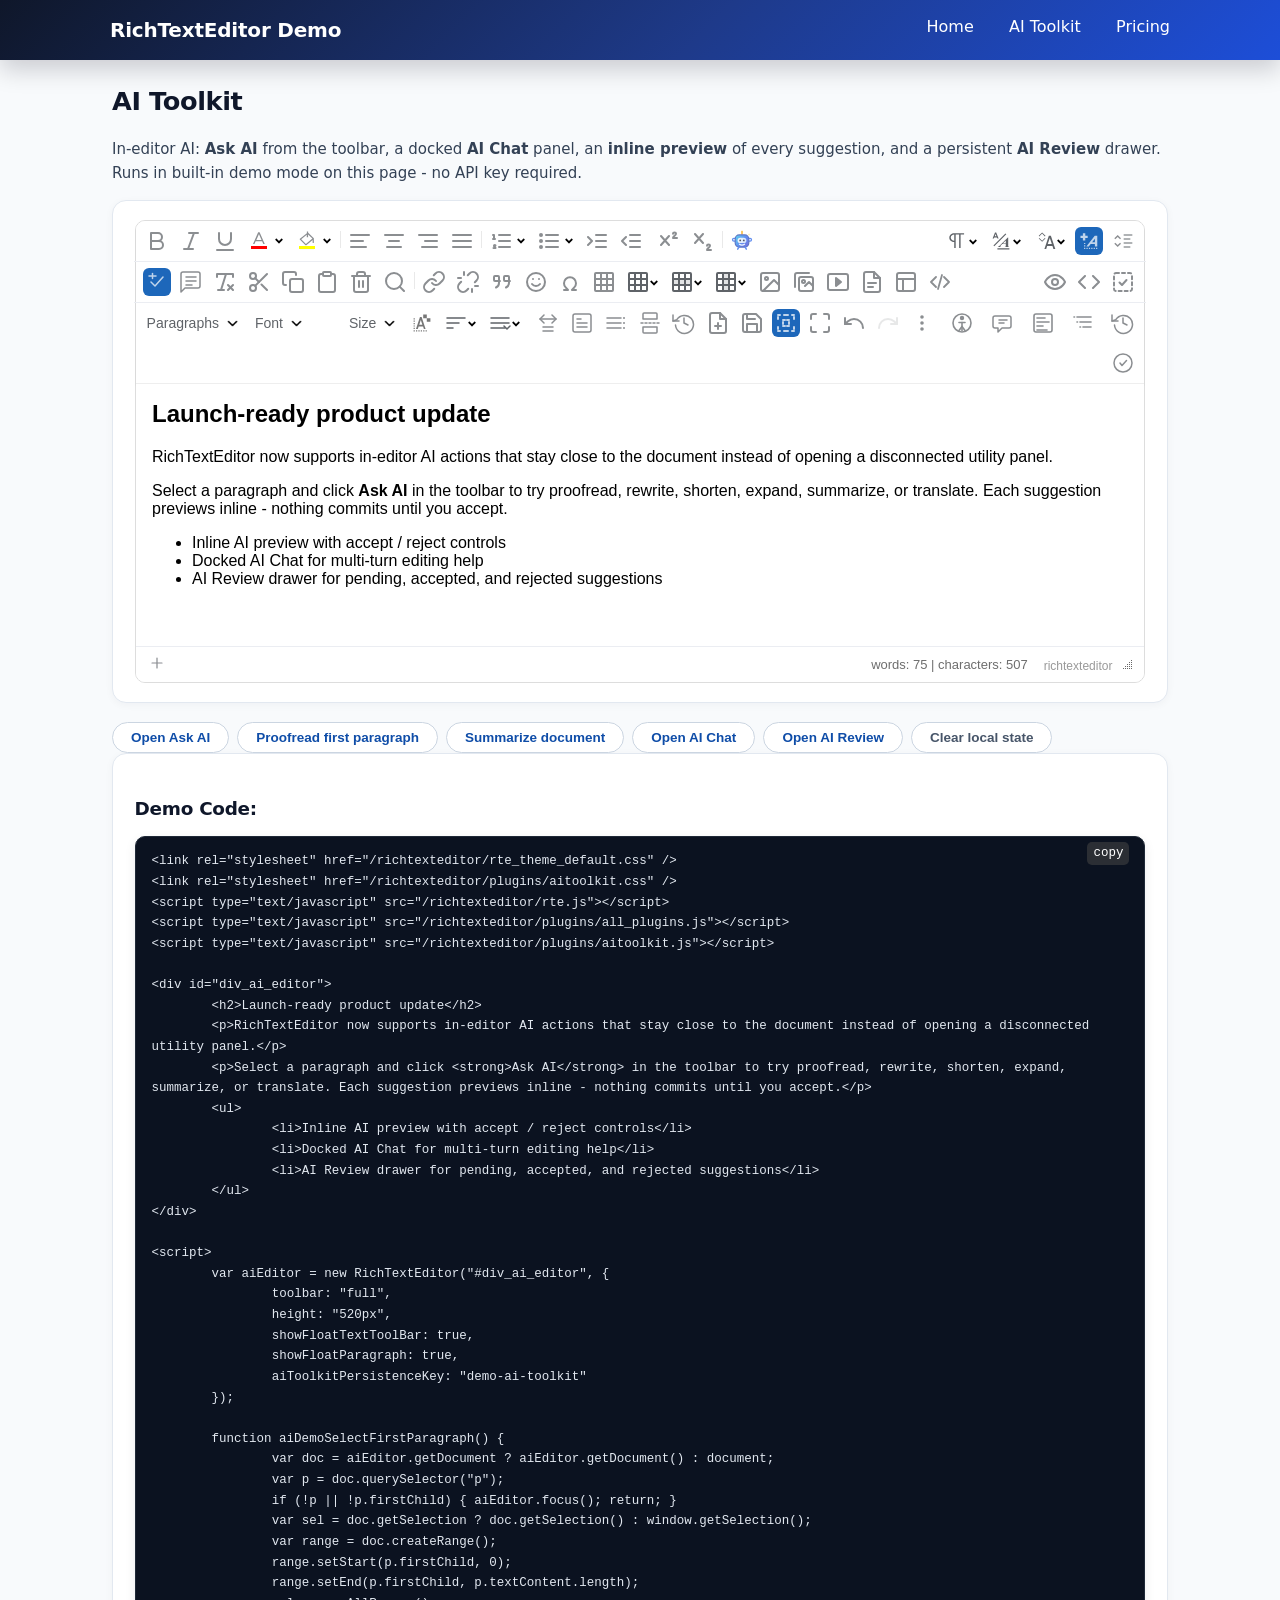
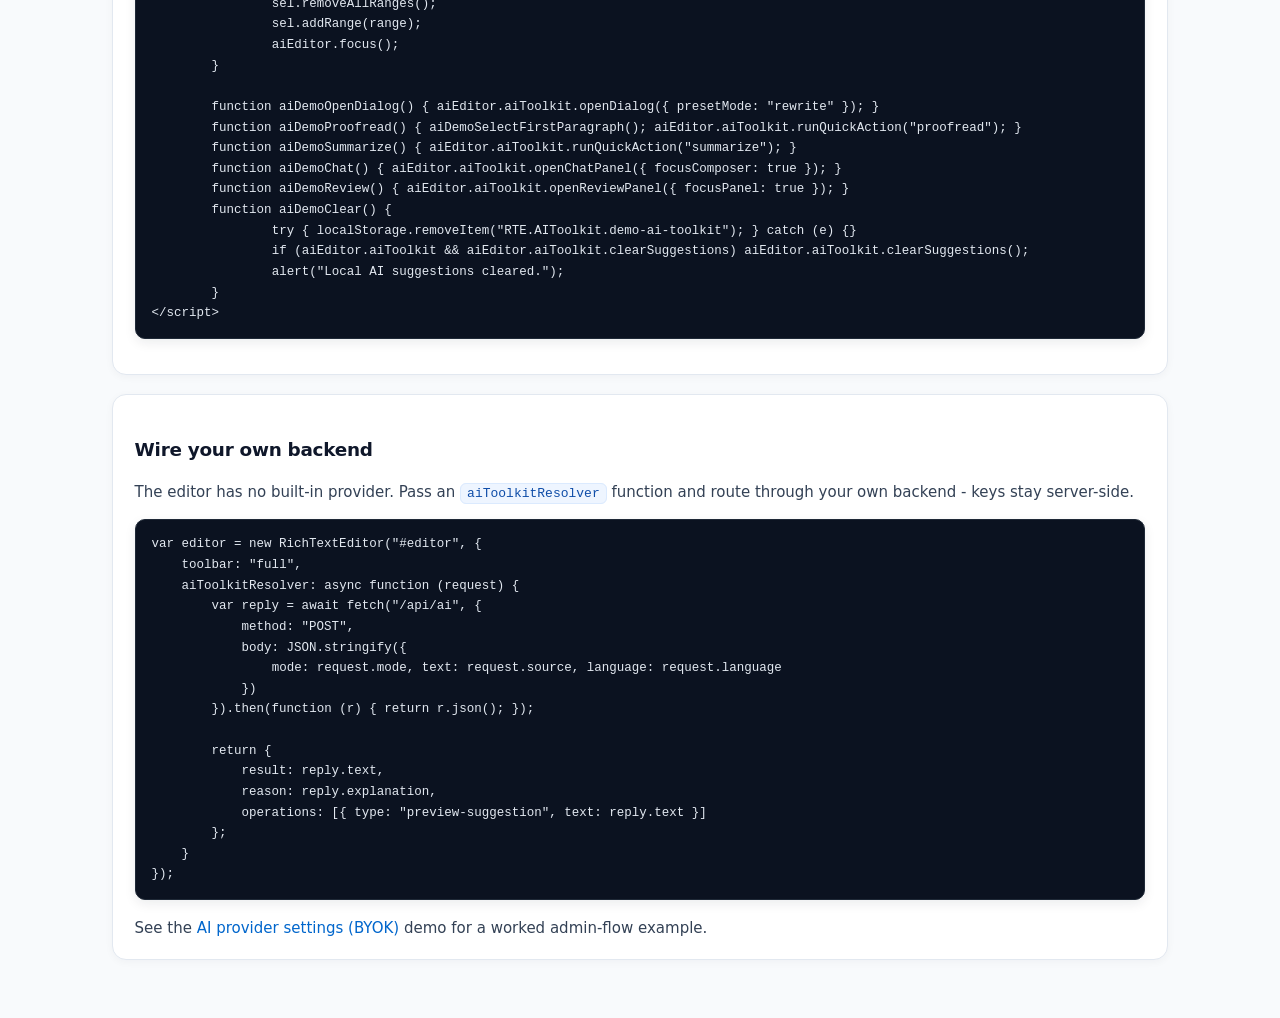
<file: richtexteditor/demos/ai-toolkit.html>
﻿<!DOCTYPE html>

<html lang="en" xmlns="http://www.w3.org/1999/xhtml" style="display:flex;height:100%;flex-direction:column;">
<head>
	<meta charset="utf-8" />
	<title>AI Toolkit</title>
	<meta name="viewport" content="width=device-width, initial-scale=1" />
	<base href='../' />
	<link rel="stylesheet" href="richtexteditor/plugins/aitoolkit.css" />
	<link rel="stylesheet" href="res/style.css" />
</head>
<body style="padding-bottom:3px;align-items:center">
	<div class="topbanner">
		<div style="align-self:stretch;max-width:1080px;margin:0 auto;display:flex; flex-direction: row; width:100%;">
			<div style="flex:99999">
				<a href="index.html"><label>RichTextEditor Demo</label></a>
			</div>
			<div>
				<a href="index.html">Home</a>
				&nbsp;
				<a target="_blank" href="https://richtexteditor.com/demos/ai-toolkit.aspx">AI Toolkit</a>
				&nbsp;
				<a target="_blank" href="https://richtexteditor.com/pricing.aspx">Pricing</a>
			</div>
		</div>
	</div>
	<div style="margin:auto;padding:18px 12px 36px;max-width:1080px;width:100%;box-sizing:border-box;">
		
	<h2>AI Toolkit</h2>
	<p class="mb-4">
		In-editor AI: <strong>Ask AI</strong> from the toolbar, a docked <strong>AI Chat</strong> panel, an <strong>inline preview</strong> of every suggestion, and a persistent <strong>AI Review</strong> drawer.
		Runs in built-in demo mode on this page - no API key required.
	</p>

	<div class="hs-docs-content-divider">
		

		<link rel="stylesheet" href="richtexteditor/rte_theme_default.css" />
		<link rel="stylesheet" href="richtexteditor/plugins/aitoolkit.css" />
		<script type="text/javascript" src="richtexteditor/rte.js"></script>
<script>RTE_DefaultConfig.url_base='richtexteditor'</script>
		<script type="text/javascript" src="richtexteditor/plugins/all_plugins.js"></script>
		<script type="text/javascript" src="richtexteditor/plugins/aitoolkit.js"></script>

		<div id="div_ai_editor">
			<h2>Launch-ready product update</h2>
			<p>RichTextEditor now supports in-editor AI actions that stay close to the document instead of opening a disconnected utility panel.</p>
			<p>Select a paragraph and click <strong>Ask AI</strong> in the toolbar to try proofread, rewrite, shorten, expand, summarize, or translate. Each suggestion previews inline - nothing commits until you accept.</p>
			<ul>
				<li>Inline AI preview with accept / reject controls</li>
				<li>Docked AI Chat for multi-turn editing help</li>
				<li>AI Review drawer for pending, accepted, and rejected suggestions</li>
			</ul>
		</div>

		<script>
			var aiEditor = new RichTextEditor("#div_ai_editor", {
				toolbar: "full",
				height: "520px",
				showFloatTextToolBar: true,
				showFloatParagraph: true,
				aiToolkitPersistenceKey: "demo-ai-toolkit"
			});

			function aiDemoSelectFirstParagraph() {
				var doc = aiEditor.getDocument ? aiEditor.getDocument() : document;
				var p = doc.querySelector("p");
				if (!p || !p.firstChild) { aiEditor.focus(); return; }
				var sel = doc.getSelection ? doc.getSelection() : window.getSelection();
				var range = doc.createRange();
				range.setStart(p.firstChild, 0);
				range.setEnd(p.firstChild, p.textContent.length);
				sel.removeAllRanges();
				sel.addRange(range);
				aiEditor.focus();
			}

			function aiDemoOpenDialog() { aiEditor.aiToolkit.openDialog({ presetMode: "rewrite" }); }
			function aiDemoProofread() { aiDemoSelectFirstParagraph(); aiEditor.aiToolkit.runQuickAction("proofread"); }
			function aiDemoSummarize() { aiEditor.aiToolkit.runQuickAction("summarize"); }
			function aiDemoChat() { aiEditor.aiToolkit.openChatPanel({ focusComposer: true }); }
			function aiDemoReview() { aiEditor.aiToolkit.openReviewPanel({ focusPanel: true }); }
			function aiDemoClear() {
				try { localStorage.removeItem("RTE.AIToolkit.demo-ai-toolkit"); } catch (e) {}
				if (aiEditor.aiToolkit && aiEditor.aiToolkit.clearSuggestions) aiEditor.aiToolkit.clearSuggestions();
				alert("Local AI suggestions cleared.");
			}
		</script>
		
	</div>

	<div class="mt-4 demo-btn-row">
		<button class="btn btn-sm btn-outline-primary btn-pill transition-3d-hover px-5" onclick="aiDemoOpenDialog(); return false;">Open Ask AI</button>
		<button class="btn btn-sm btn-outline-primary btn-pill transition-3d-hover px-5" onclick="aiDemoProofread(); return false;">Proofread first paragraph</button>
		<button class="btn btn-sm btn-outline-primary btn-pill transition-3d-hover px-5" onclick="aiDemoSummarize(); return false;">Summarize document</button>
		<button class="btn btn-sm btn-outline-primary btn-pill transition-3d-hover px-5" onclick="aiDemoChat(); return false;">Open AI Chat</button>
		<button class="btn btn-sm btn-outline-primary btn-pill transition-3d-hover px-5" onclick="aiDemoReview(); return false;">Open AI Review</button>
		<button class="btn btn-sm btn-outline-secondary btn-pill transition-3d-hover px-5" onclick="aiDemoClear(); return false;">Clear local state</button>
	</div>

	<div class="hs-docs-content-divider">
		<h3>Demo Code:</h3>
		<pre class="editordemocode rounded language-html">&lt;link rel=&quot;stylesheet&quot; href=&quot;/richtexteditor/rte_theme_default.css&quot; /&gt;
&lt;link rel=&quot;stylesheet&quot; href=&quot;/richtexteditor/plugins/aitoolkit.css&quot; /&gt;
&lt;script type=&quot;text/javascript&quot; src=&quot;/richtexteditor/rte.js&quot;&gt;&lt;/script&gt;
&lt;script type=&quot;text/javascript&quot; src=&quot;/richtexteditor/plugins/all_plugins.js&quot;&gt;&lt;/script&gt;
&lt;script type=&quot;text/javascript&quot; src=&quot;/richtexteditor/plugins/aitoolkit.js&quot;&gt;&lt;/script&gt;

&lt;div id=&quot;div_ai_editor&quot;&gt;
	&lt;h2&gt;Launch-ready product update&lt;/h2&gt;
	&lt;p&gt;RichTextEditor now supports in-editor AI actions that stay close to the document instead of opening a disconnected utility panel.&lt;/p&gt;
	&lt;p&gt;Select a paragraph and click &lt;strong&gt;Ask AI&lt;/strong&gt; in the toolbar to try proofread, rewrite, shorten, expand, summarize, or translate. Each suggestion previews inline - nothing commits until you accept.&lt;/p&gt;
	&lt;ul&gt;
		&lt;li&gt;Inline AI preview with accept / reject controls&lt;/li&gt;
		&lt;li&gt;Docked AI Chat for multi-turn editing help&lt;/li&gt;
		&lt;li&gt;AI Review drawer for pending, accepted, and rejected suggestions&lt;/li&gt;
	&lt;/ul&gt;
&lt;/div&gt;

&lt;script&gt;
	var aiEditor = new RichTextEditor(&quot;#div_ai_editor&quot;, {
		toolbar: &quot;full&quot;,
		height: &quot;520px&quot;,
		showFloatTextToolBar: true,
		showFloatParagraph: true,
		aiToolkitPersistenceKey: &quot;demo-ai-toolkit&quot;
	});

	function aiDemoSelectFirstParagraph() {
		var doc = aiEditor.getDocument ? aiEditor.getDocument() : document;
		var p = doc.querySelector(&quot;p&quot;);
		if (!p || !p.firstChild) { aiEditor.focus(); return; }
		var sel = doc.getSelection ? doc.getSelection() : window.getSelection();
		var range = doc.createRange();
		range.setStart(p.firstChild, 0);
		range.setEnd(p.firstChild, p.textContent.length);
		sel.removeAllRanges();
		sel.addRange(range);
		aiEditor.focus();
	}

	function aiDemoOpenDialog() { aiEditor.aiToolkit.openDialog({ presetMode: &quot;rewrite&quot; }); }
	function aiDemoProofread() { aiDemoSelectFirstParagraph(); aiEditor.aiToolkit.runQuickAction(&quot;proofread&quot;); }
	function aiDemoSummarize() { aiEditor.aiToolkit.runQuickAction(&quot;summarize&quot;); }
	function aiDemoChat() { aiEditor.aiToolkit.openChatPanel({ focusComposer: true }); }
	function aiDemoReview() { aiEditor.aiToolkit.openReviewPanel({ focusPanel: true }); }
	function aiDemoClear() {
		try { localStorage.removeItem(&quot;RTE.AIToolkit.demo-ai-toolkit&quot;); } catch (e) {}
		if (aiEditor.aiToolkit &amp;&amp; aiEditor.aiToolkit.clearSuggestions) aiEditor.aiToolkit.clearSuggestions();
		alert(&quot;Local AI suggestions cleared.&quot;);
	}
&lt;/script&gt;</pre>
	</div>

	<div class="hs-docs-content-divider">
		<h3>Wire your own backend</h3>
		<p>
			The editor has no built-in provider. Pass an <code>aiToolkitResolver</code> function and route through your own backend - keys stay server-side.
		</p>
		<pre class="editordemocode rounded language-javascript">var editor = new RichTextEditor("#editor", {
    toolbar: "full",
    aiToolkitResolver: async function (request) {
        var reply = await fetch("/api/ai", {
            method: "POST",
            body: JSON.stringify({
                mode: request.mode, text: request.source, language: request.language
            })
        }).then(function (r) { return r.json(); });

        return {
            result: reply.text,
            reason: reply.explanation,
            operations: [{ type: "preview-suggestion", text: reply.text }]
        };
    }
});</pre>
		<p>See the <a href="demos/ai-provider-settings.html">AI provider settings (BYOK)</a> demo for a worked admin-flow example.</p>
	</div>

	</div>
	<script src="res/patch.js"></script>
</body>
</html>
</file>
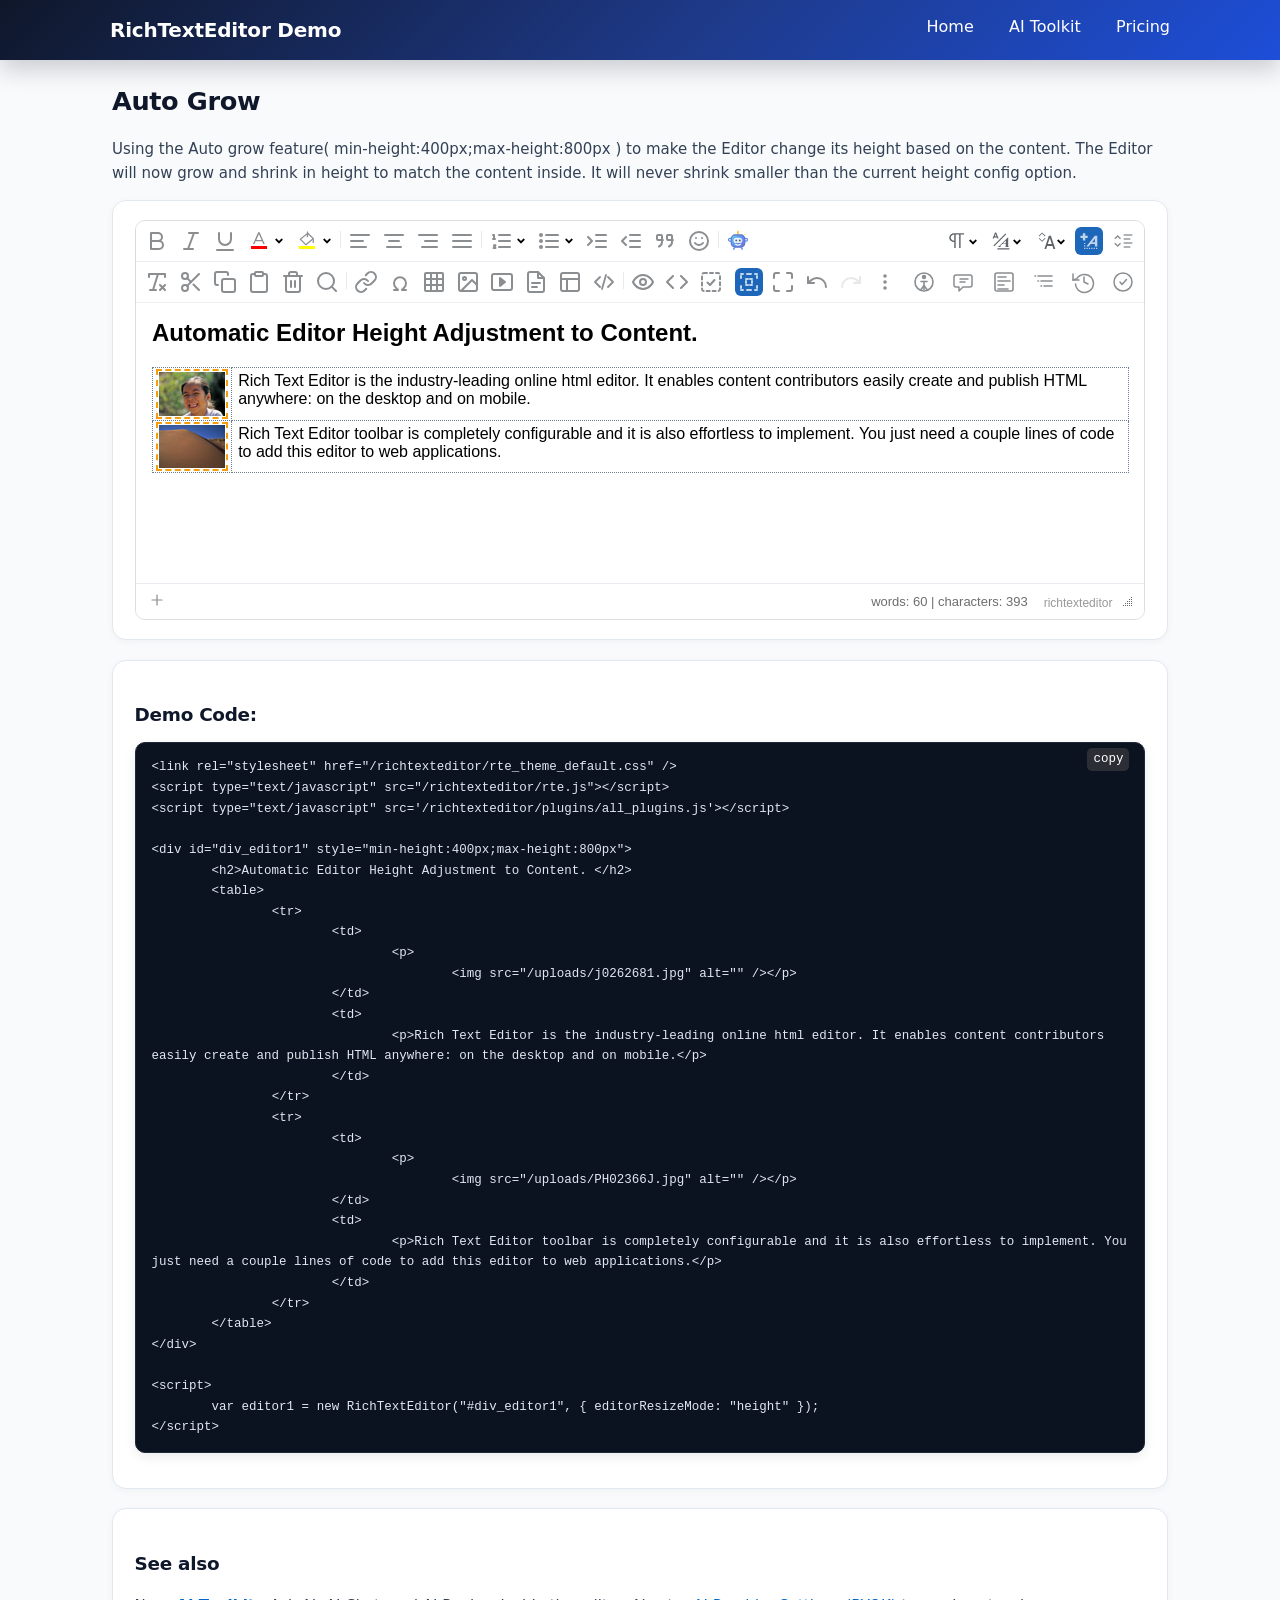
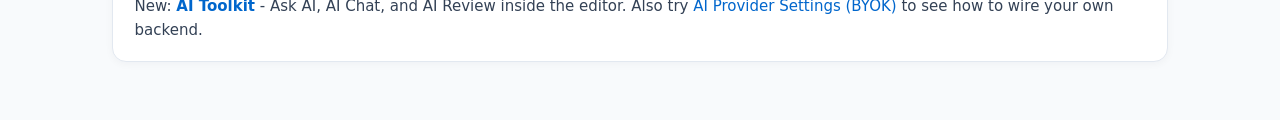
<file: richtexteditor/demos/autogrow.html>
﻿<!DOCTYPE html>

<html lang="en" xmlns="http://www.w3.org/1999/xhtml" style="display:flex;height:100%;flex-direction:column;">
<head>
	<meta charset="utf-8" />
	<title>Editor Auto Grow</title>
	<meta name="viewport" content="width=device-width, initial-scale=1" />
	<base href='../' />
	<link rel="stylesheet" href="richtexteditor/plugins/aitoolkit.css" />
	<link rel="stylesheet" href="res/style.css" />
</head>
<body style="padding-bottom:3px;align-items:center">
	<div class="topbanner">
		<div style="align-self:stretch;max-width:1080px;margin:0 auto;display:flex; flex-direction: row; width:100%;">
			<div style="flex:99999">
				<a href="index.html"><label>RichTextEditor Demo</label></a>
			</div>
			<div>
				<a href="index.html">Home</a>
				&nbsp;
				<a target="_blank" href="https://richtexteditor.com/demos/ai-toolkit.aspx">AI Toolkit</a>
				&nbsp;
				<a target="_blank" href="https://richtexteditor.com/pricing.aspx">Pricing</a>
			</div>
		</div>
	</div>
	<div style="margin:auto;padding:18px 12px 36px;max-width:1080px;width:100%;box-sizing:border-box;">
		
	<h2>Auto Grow</h2>
	<p class="mb-4">
		Using the Auto grow feature( min-height:400px;max-height:800px ) to make the Editor change its height based on the content. The Editor will now grow and shrink in height to match the content inside. It will never shrink smaller than the current height config option.
	</p>
	<div class="hs-docs-content-divider">
		

		<link rel="stylesheet" href="richtexteditor/rte_theme_default.css" />
		<script type="text/javascript" src="richtexteditor/rte.js"></script>
<script>RTE_DefaultConfig.url_base='richtexteditor'</script>
		<script type="text/javascript" src='richtexteditor/plugins/all_plugins.js'></script>

		<div id="div_editor1" style="min-height:400px;max-height:800px">
			<h2>Automatic Editor Height Adjustment to Content. </h2>
			<table>
				<tr>
					<td>
						<p>
							<img src="images/j0262681.jpg" alt="" /></p>
					</td>
					<td>
						<p>Rich Text Editor is the industry-leading online html editor. It enables content contributors easily create and publish HTML anywhere: on the desktop and on mobile.</p>
					</td>
				</tr>
				<tr>
					<td>
						<p>
							<img src="images/PH02366J.jpg" alt="" /></p>
					</td>
					<td>
						<p>Rich Text Editor toolbar is completely configurable and it is also effortless to implement. You just need a couple lines of code to add this editor to web applications.</p>
					</td>
				</tr>
			</table>
		</div>

		<script>
			var editor1 = new RichTextEditor("#div_editor1", { editorResizeMode: "height" });
		</script>

		
	</div>
	<div class="hs-docs-content-divider">

		<h3>Demo Code:</h3>
		<pre class="editordemocode rounded language-html">&lt;link rel=&quot;stylesheet&quot; href=&quot;/richtexteditor/rte_theme_default.css&quot; /&gt;
&lt;script type=&quot;text/javascript&quot; src=&quot;/richtexteditor/rte.js&quot;&gt;&lt;/script&gt;
&lt;script type=&quot;text/javascript&quot; src=&#39;/richtexteditor/plugins/all_plugins.js&#39;&gt;&lt;/script&gt;

&lt;div id=&quot;div_editor1&quot; style=&quot;min-height:400px;max-height:800px&quot;&gt;
	&lt;h2&gt;Automatic Editor Height Adjustment to Content. &lt;/h2&gt;
	&lt;table&gt;
		&lt;tr&gt;
			&lt;td&gt;
				&lt;p&gt;
					&lt;img src=&quot;/uploads/j0262681.jpg&quot; alt=&quot;&quot; /&gt;&lt;/p&gt;
			&lt;/td&gt;
			&lt;td&gt;
				&lt;p&gt;Rich Text Editor is the industry-leading online html editor. It enables content contributors easily create and publish HTML anywhere: on the desktop and on mobile.&lt;/p&gt;
			&lt;/td&gt;
		&lt;/tr&gt;
		&lt;tr&gt;
			&lt;td&gt;
				&lt;p&gt;
					&lt;img src=&quot;/uploads/PH02366J.jpg&quot; alt=&quot;&quot; /&gt;&lt;/p&gt;
			&lt;/td&gt;
			&lt;td&gt;
				&lt;p&gt;Rich Text Editor toolbar is completely configurable and it is also effortless to implement. You just need a couple lines of code to add this editor to web applications.&lt;/p&gt;
			&lt;/td&gt;
		&lt;/tr&gt;
	&lt;/table&gt;
&lt;/div&gt;

&lt;script&gt;
	var editor1 = new RichTextEditor(&quot;#div_editor1&quot;, { editorResizeMode: &quot;height&quot; });
&lt;/script&gt;</pre>

	</div>

	<div class="hs-docs-content-divider">
		<h3>See also</h3>
		<p>
			New: <a href="demos/ai-toolkit.html"><strong>AI Toolkit</strong></a> - Ask AI, AI Chat, and AI Review inside the editor.
			Also try <a href="demos/ai-provider-settings.html">AI Provider Settings (BYOK)</a> to see how to wire your own backend.
		</p>
	</div>

	</div>
	<script src="res/patch.js"></script>
</body>
</html>
</file>
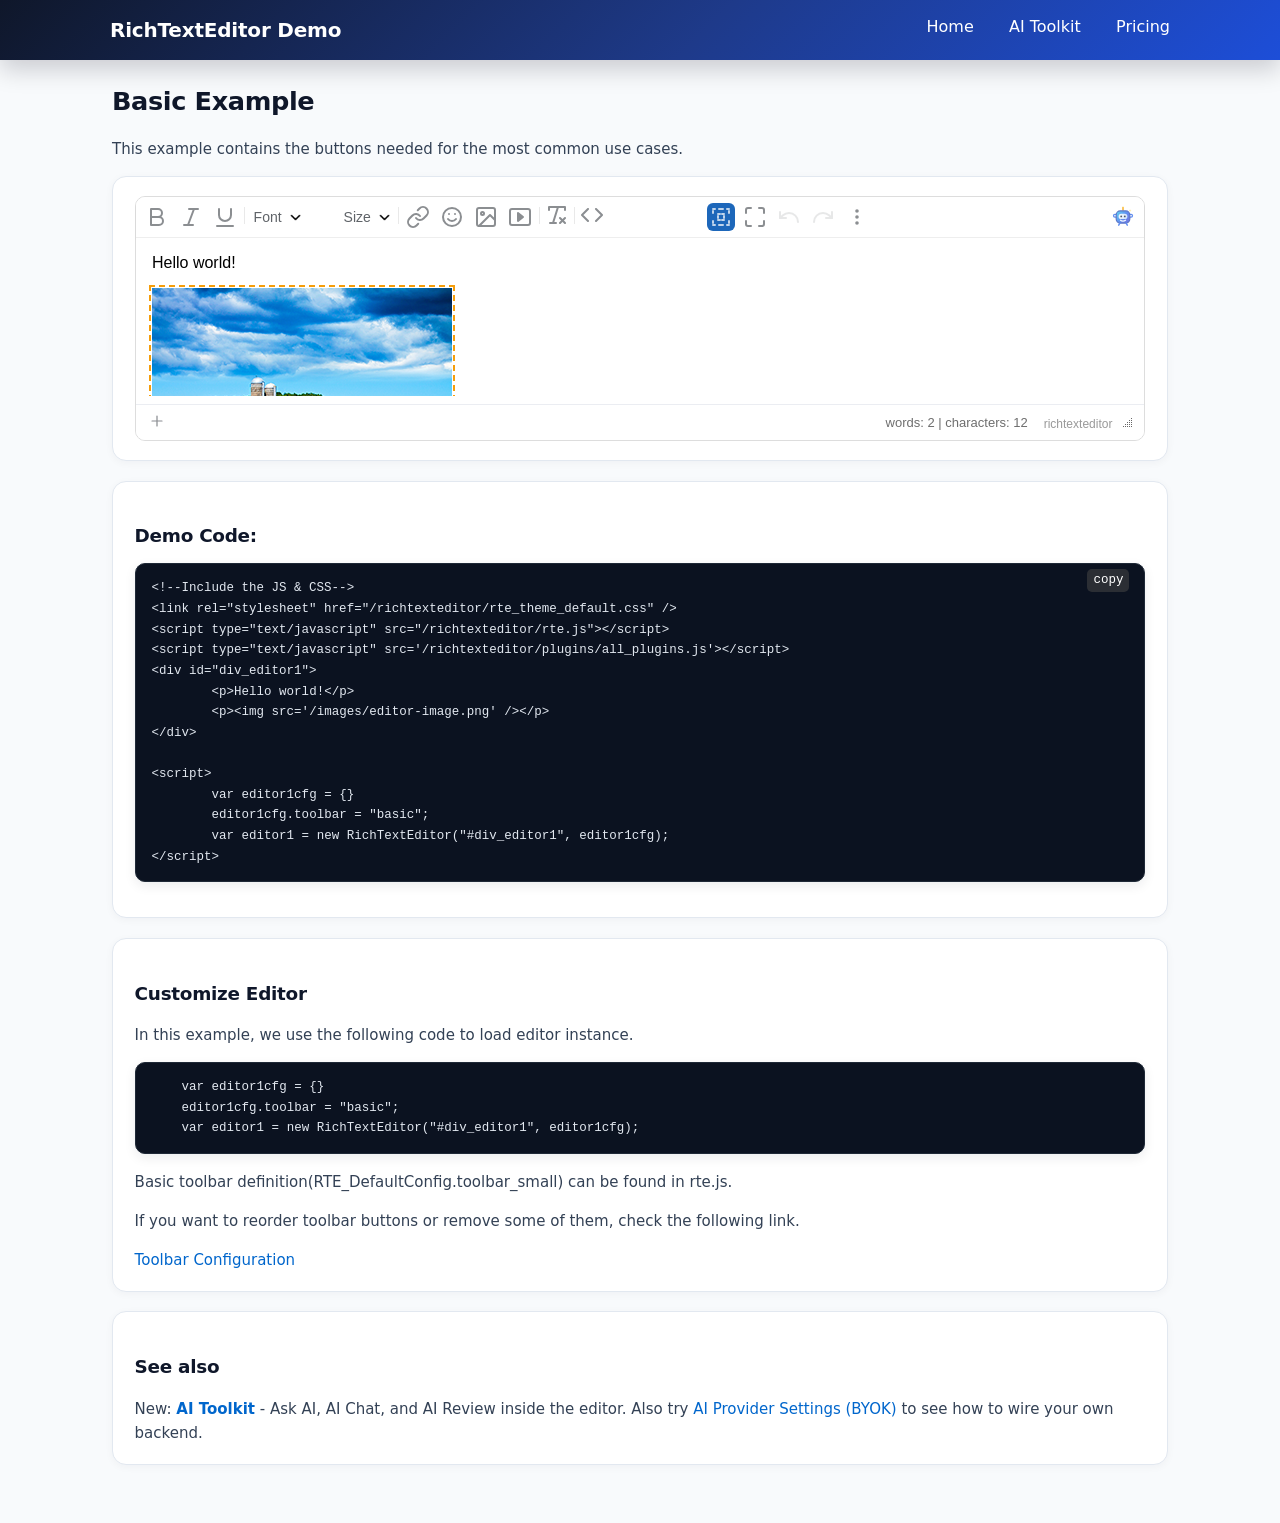
<file: richtexteditor/demos/basic_editor.html>
﻿<!DOCTYPE html>

<html lang="en" xmlns="http://www.w3.org/1999/xhtml" style="display:flex;height:100%;flex-direction:column;">
<head>
	<meta charset="utf-8" />
	<title>Basic Editor</title>
	<meta name="viewport" content="width=device-width, initial-scale=1" />
	<base href='../' />
	<link rel="stylesheet" href="richtexteditor/plugins/aitoolkit.css" />
	<link rel="stylesheet" href="res/style.css" />
</head>
<body style="padding-bottom:3px;align-items:center">
	<div class="topbanner">
		<div style="align-self:stretch;max-width:1080px;margin:0 auto;display:flex; flex-direction: row; width:100%;">
			<div style="flex:99999">
				<a href="index.html"><label>RichTextEditor Demo</label></a>
			</div>
			<div>
				<a href="index.html">Home</a>
				&nbsp;
				<a target="_blank" href="https://richtexteditor.com/demos/ai-toolkit.aspx">AI Toolkit</a>
				&nbsp;
				<a target="_blank" href="https://richtexteditor.com/pricing.aspx">Pricing</a>
			</div>
		</div>
	</div>
	<div style="margin:auto;padding:18px 12px 36px;max-width:1080px;width:100%;box-sizing:border-box;">
		
	<h2>Basic Example</h2>
	<p class="mb-4">
		This example contains the buttons needed for the most common use cases.
	</p>
	<div class="hs-docs-content-divider">
		

		<!--Include the JS & CSS-->
		<link rel="stylesheet" href="richtexteditor/rte_theme_default.css" />
		<script type="text/javascript" src="richtexteditor/rte.js"></script>
<script>RTE_DefaultConfig.url_base='richtexteditor'</script>
		<script type="text/javascript" src='richtexteditor/plugins/all_plugins.js'></script>
		<div id="div_editor1">
			<p>Hello world!</p>
			<p><img src='images/editor-image.png' /></p>
		</div>

		<script>
			var editor1cfg = {}
			editor1cfg.toolbar = "basic";
			var editor1 = new RichTextEditor("#div_editor1", editor1cfg);
		</script>

		
	</div>
	<div class="hs-docs-content-divider">

		<h3>Demo Code:</h3>
		<pre class="editordemocode rounded language-html">&lt;!--Include the JS &amp; CSS--&gt;
&lt;link rel=&quot;stylesheet&quot; href=&quot;/richtexteditor/rte_theme_default.css&quot; /&gt;
&lt;script type=&quot;text/javascript&quot; src=&quot;/richtexteditor/rte.js&quot;&gt;&lt;/script&gt;
&lt;script type=&quot;text/javascript&quot; src=&#39;/richtexteditor/plugins/all_plugins.js&#39;&gt;&lt;/script&gt;
&lt;div id=&quot;div_editor1&quot;&gt;
	&lt;p&gt;Hello world!&lt;/p&gt;
	&lt;p&gt;&lt;img src=&#39;/images/editor-image.png&#39; /&gt;&lt;/p&gt;
&lt;/div&gt;

&lt;script&gt;
	var editor1cfg = {}
	editor1cfg.toolbar = &quot;basic&quot;;
	var editor1 = new RichTextEditor(&quot;#div_editor1&quot;, editor1cfg);
&lt;/script&gt;</pre>

	</div>
	<div class="hs-docs-content-divider">

		<h3>Customize Editor</h3>
		<p>
			In this example, we use the following code to load editor instance. 
		</p>
		<pre class="editordemocode rounded language-html">
    var editor1cfg = {}
    editor1cfg.toolbar = "basic";
    var editor1 = new RichTextEditor("#div_editor1", editor1cfg);</pre>
		<p>
			Basic toolbar definition(RTE_DefaultConfig.toolbar_small) can be found in rte.js.
		</p>
		<p>
			If you want to reorder toolbar buttons or remove some of them, check the following link.
		</p>
		<p><a href="docs/configuration-reference.html">Toolbar Configuration</a></p>
	</div>

	<div class="hs-docs-content-divider">
		<h3>See also</h3>
		<p>
			New: <a href="demos/ai-toolkit.html"><strong>AI Toolkit</strong></a> - Ask AI, AI Chat, and AI Review inside the editor.
			Also try <a href="demos/ai-provider-settings.html">AI Provider Settings (BYOK)</a> to see how to wire your own backend.
		</p>
	</div>

	</div>
	<script src="res/patch.js"></script>
</body>
</html>
</file>
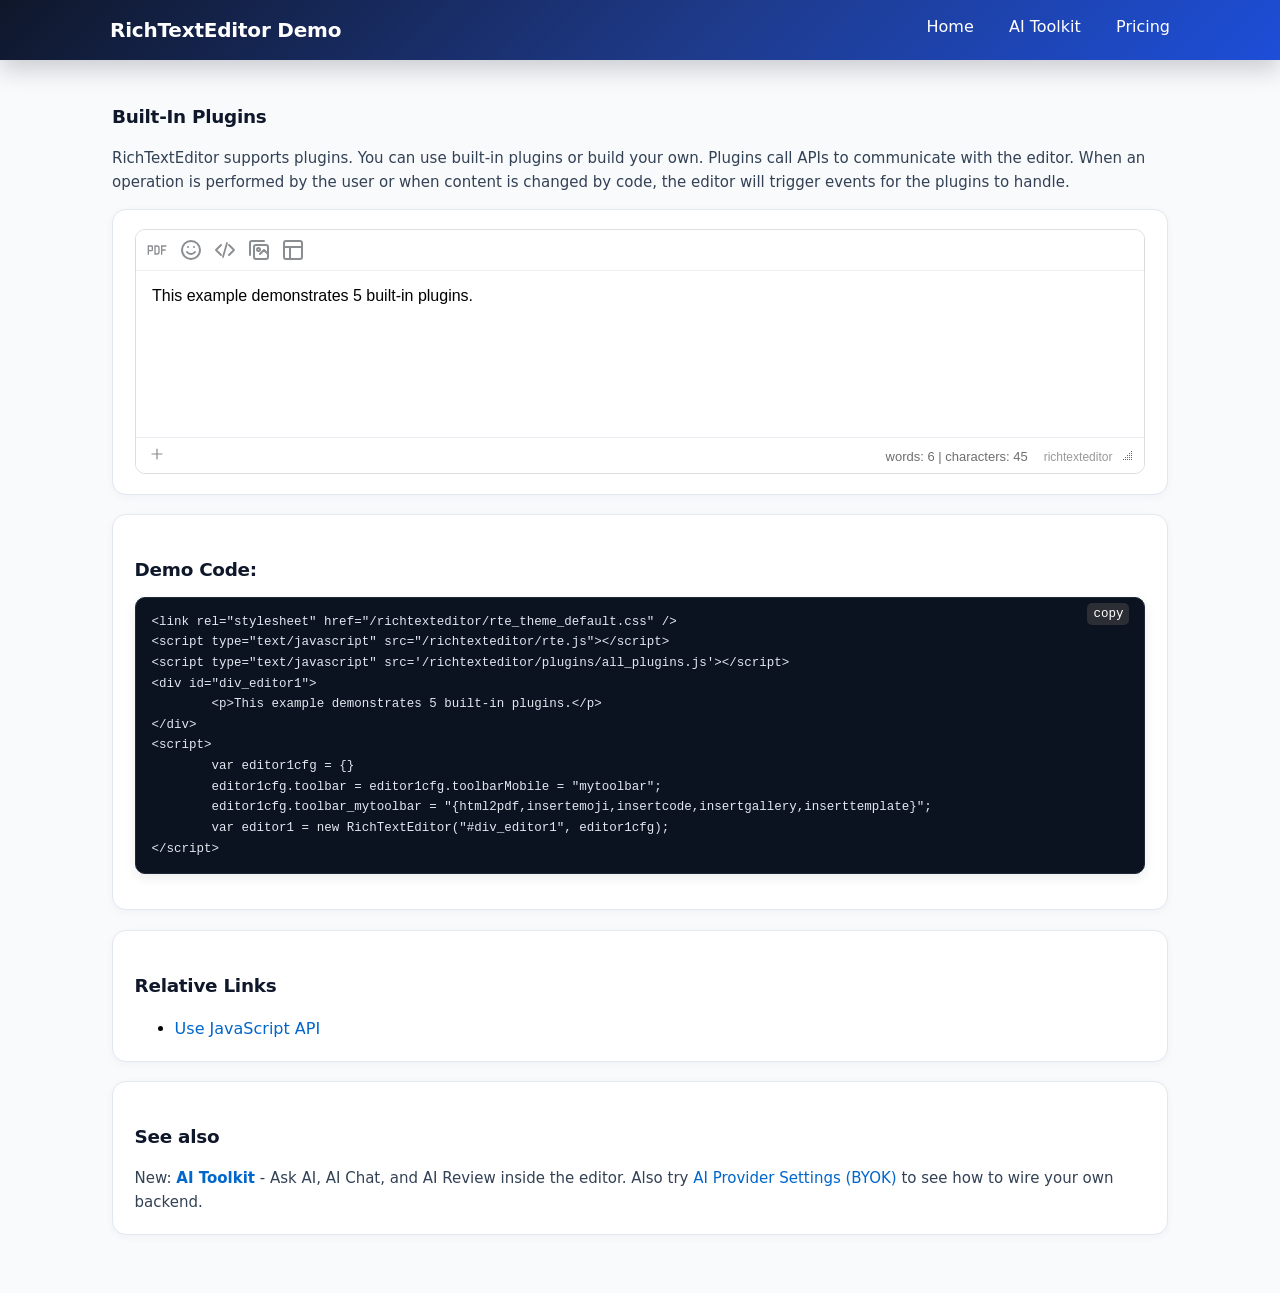
<file: richtexteditor/demos/built-in-plugins.html>
﻿<!DOCTYPE html>

<html lang="en" xmlns="http://www.w3.org/1999/xhtml" style="display:flex;height:100%;flex-direction:column;">
<head>
	<meta charset="utf-8" />
	<title>Built-In Plugins</title>
	<meta name="viewport" content="width=device-width, initial-scale=1" />
	<base href='../' />
	<link rel="stylesheet" href="richtexteditor/plugins/aitoolkit.css" />
	<link rel="stylesheet" href="res/style.css" />
</head>
<body style="padding-bottom:3px;align-items:center">
	<div class="topbanner">
		<div style="align-self:stretch;max-width:1080px;margin:0 auto;display:flex; flex-direction: row; width:100%;">
			<div style="flex:99999">
				<a href="index.html"><label>RichTextEditor Demo</label></a>
			</div>
			<div>
				<a href="index.html">Home</a>
				&nbsp;
				<a target="_blank" href="https://richtexteditor.com/demos/ai-toolkit.aspx">AI Toolkit</a>
				&nbsp;
				<a target="_blank" href="https://richtexteditor.com/pricing.aspx">Pricing</a>
			</div>
		</div>
	</div>
	<div style="margin:auto;padding:18px 12px 36px;max-width:1080px;width:100%;box-sizing:border-box;">
		
	<h3>Built-In Plugins</h3>
	<p class="mb-4">
		RichTextEditor supports plugins. You can use built-in plugins or build your own. Plugins call APIs to communicate with the editor. When an operation is performed by the user or when content is changed by code, the editor will trigger events for the plugins to handle.
	</p>
	<div class="hs-docs-content-divider">
		
		<link rel="stylesheet" href="richtexteditor/rte_theme_default.css" />
		<script type="text/javascript" src="richtexteditor/rte.js"></script>
<script>RTE_DefaultConfig.url_base='richtexteditor'</script>
		<script type="text/javascript" src='richtexteditor/plugins/all_plugins.js'></script>
		<div id="div_editor1">
			<p>This example demonstrates 5 built-in plugins.</p>
		</div>
		<script>
			var editor1cfg = {}
			editor1cfg.toolbar = editor1cfg.toolbarMobile = "mytoolbar";
			editor1cfg.toolbar_mytoolbar = "{html2pdf,insertemoji,insertcode,insertgallery,inserttemplate}";
			var editor1 = new RichTextEditor("#div_editor1", editor1cfg);
		</script>

		
	</div>
	<div class="hs-docs-content-divider">

		<h3>Demo Code:</h3>
		<pre class="editordemocode rounded language-html">&lt;link rel=&quot;stylesheet&quot; href=&quot;/richtexteditor/rte_theme_default.css&quot; /&gt;
&lt;script type=&quot;text/javascript&quot; src=&quot;/richtexteditor/rte.js&quot;&gt;&lt;/script&gt;
&lt;script type=&quot;text/javascript&quot; src=&#39;/richtexteditor/plugins/all_plugins.js&#39;&gt;&lt;/script&gt;
&lt;div id=&quot;div_editor1&quot;&gt;
	&lt;p&gt;This example demonstrates 5 built-in plugins.&lt;/p&gt;
&lt;/div&gt;
&lt;script&gt;
	var editor1cfg = {}
	editor1cfg.toolbar = editor1cfg.toolbarMobile = &quot;mytoolbar&quot;;
	editor1cfg.toolbar_mytoolbar = &quot;{html2pdf,insertemoji,insertcode,insertgallery,inserttemplate}&quot;;
	var editor1 = new RichTextEditor(&quot;#div_editor1&quot;, editor1cfg);
&lt;/script&gt;</pre>

	</div>


	<div class="hs-docs-content-divider relative-links">
		<h3 class="relative-links">Relative Links</h3>
		<ul class="relative-links">
			<li><a href="docs/cmd_allcommands.html">Use JavaScript API</a></li>
		</ul>
	</div>


	<div class="hs-docs-content-divider">
		<h3>See also</h3>
		<p>
			New: <a href="demos/ai-toolkit.html"><strong>AI Toolkit</strong></a> - Ask AI, AI Chat, and AI Review inside the editor.
			Also try <a href="demos/ai-provider-settings.html">AI Provider Settings (BYOK)</a> to see how to wire your own backend.
		</p>
	</div>

	</div>
	<script src="res/patch.js"></script>
</body>
</html>
</file>
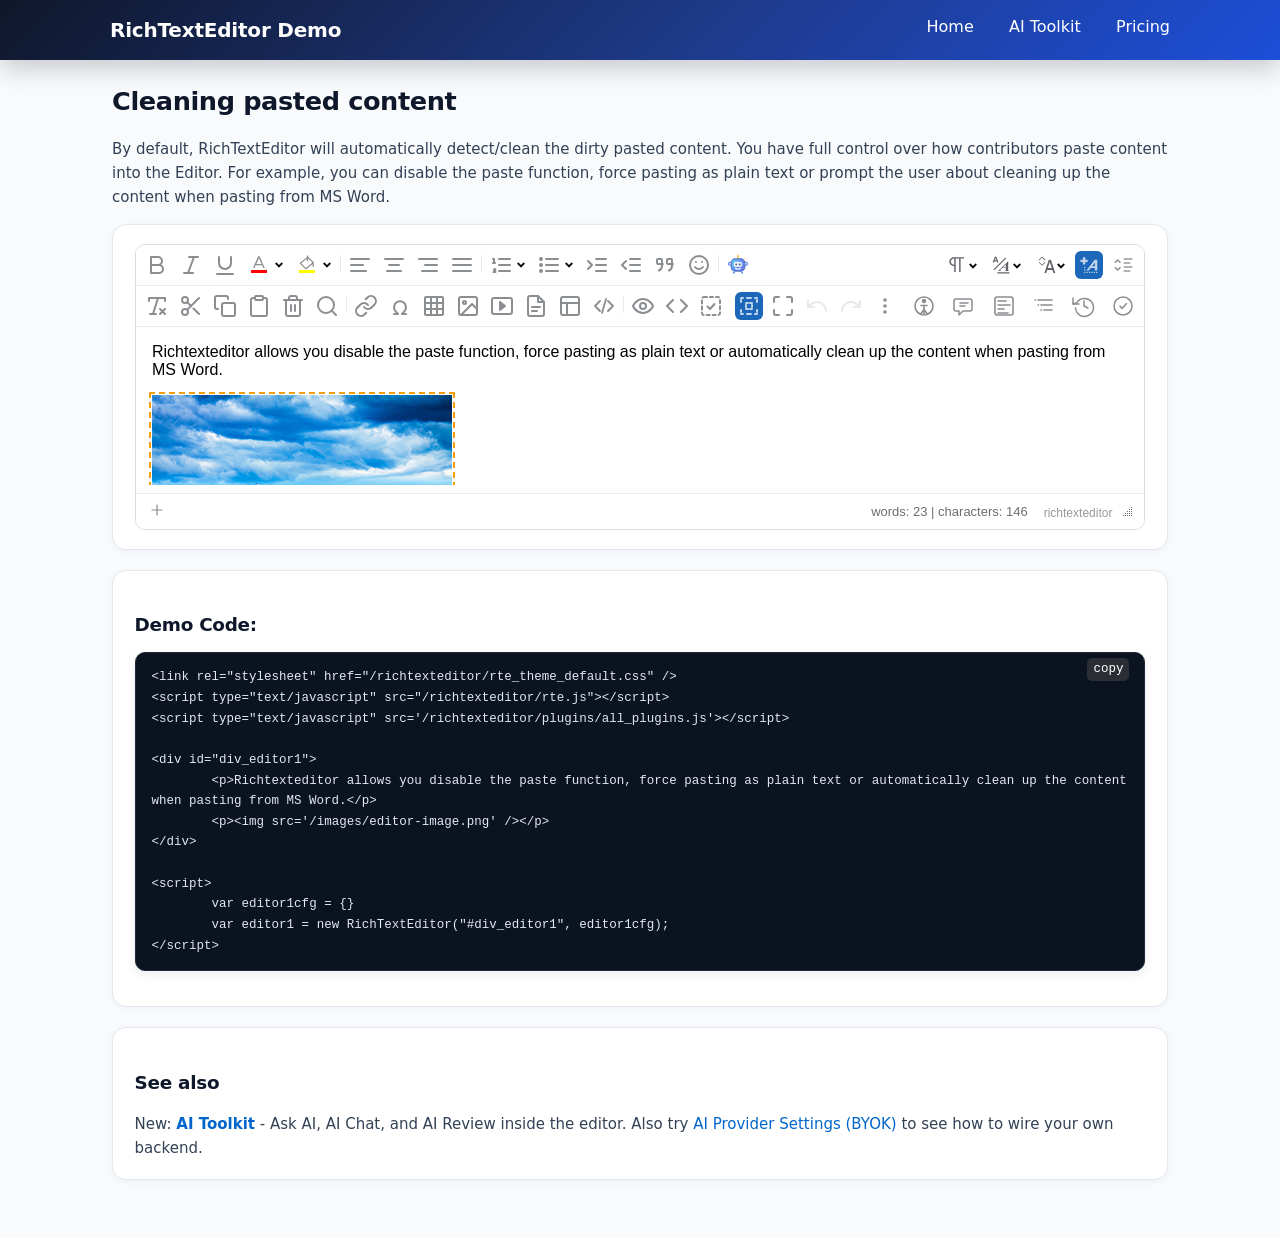
<file: richtexteditor/demos/clean-code-on-paste.html>
﻿<!DOCTYPE html>

<html lang="en" xmlns="http://www.w3.org/1999/xhtml" style="display:flex;height:100%;flex-direction:column;">
<head>
	<meta charset="utf-8" />
	<title>Cleaning pasted content</title>
	<meta name="viewport" content="width=device-width, initial-scale=1" />
	<base href='../' />
	<link rel="stylesheet" href="richtexteditor/plugins/aitoolkit.css" />
	<link rel="stylesheet" href="res/style.css" />
</head>
<body style="padding-bottom:3px;align-items:center">
	<div class="topbanner">
		<div style="align-self:stretch;max-width:1080px;margin:0 auto;display:flex; flex-direction: row; width:100%;">
			<div style="flex:99999">
				<a href="index.html"><label>RichTextEditor Demo</label></a>
			</div>
			<div>
				<a href="index.html">Home</a>
				&nbsp;
				<a target="_blank" href="https://richtexteditor.com/demos/ai-toolkit.aspx">AI Toolkit</a>
				&nbsp;
				<a target="_blank" href="https://richtexteditor.com/pricing.aspx">Pricing</a>
			</div>
		</div>
	</div>
	<div style="margin:auto;padding:18px 12px 36px;max-width:1080px;width:100%;box-sizing:border-box;">
		
	<h2>Cleaning pasted content</h2>
	<p class="mb-4">
		By default, RichTextEditor will automatically detect/clean the dirty pasted content. You have full control over how contributors paste content into the Editor. For example, you can disable the paste function, force pasting as plain text or prompt the user about cleaning up the content when pasting from MS Word.
	</p>
	<div class="hs-docs-content-divider">
		

		<link rel="stylesheet" href="richtexteditor/rte_theme_default.css" />
		<script type="text/javascript" src="richtexteditor/rte.js"></script>
<script>RTE_DefaultConfig.url_base='richtexteditor'</script>
		<script type="text/javascript" src='richtexteditor/plugins/all_plugins.js'></script>


		<div id="div_editor1">
			<p>Richtexteditor allows you disable the paste function, force pasting as plain text or automatically clean up the content when pasting from MS Word.</p>
			<p><img src='images/editor-image.png' /></p>
		</div>

		<script>
			var editor1cfg = {}
			var editor1 = new RichTextEditor("#div_editor1", editor1cfg);
		</script>
		
	</div>
	<div class="hs-docs-content-divider">

		<h3>Demo Code:</h3>
		<pre class="editordemocode rounded language-html">&lt;link rel=&quot;stylesheet&quot; href=&quot;/richtexteditor/rte_theme_default.css&quot; /&gt;
&lt;script type=&quot;text/javascript&quot; src=&quot;/richtexteditor/rte.js&quot;&gt;&lt;/script&gt;
&lt;script type=&quot;text/javascript&quot; src=&#39;/richtexteditor/plugins/all_plugins.js&#39;&gt;&lt;/script&gt;

&lt;div id=&quot;div_editor1&quot;&gt;
	&lt;p&gt;Richtexteditor allows you disable the paste function, force pasting as plain text or automatically clean up the content when pasting from MS Word.&lt;/p&gt;
	&lt;p&gt;&lt;img src=&#39;/images/editor-image.png&#39; /&gt;&lt;/p&gt;
&lt;/div&gt;

&lt;script&gt;
	var editor1cfg = {}
	var editor1 = new RichTextEditor(&quot;#div_editor1&quot;, editor1cfg);
&lt;/script&gt;</pre>

	</div>

	<div class="hs-docs-content-divider">
		<h3>See also</h3>
		<p>
			New: <a href="demos/ai-toolkit.html"><strong>AI Toolkit</strong></a> - Ask AI, AI Chat, and AI Review inside the editor.
			Also try <a href="demos/ai-provider-settings.html">AI Provider Settings (BYOK)</a> to see how to wire your own backend.
		</p>
	</div>

	</div>
	<script src="res/patch.js"></script>
</body>
</html>
</file>
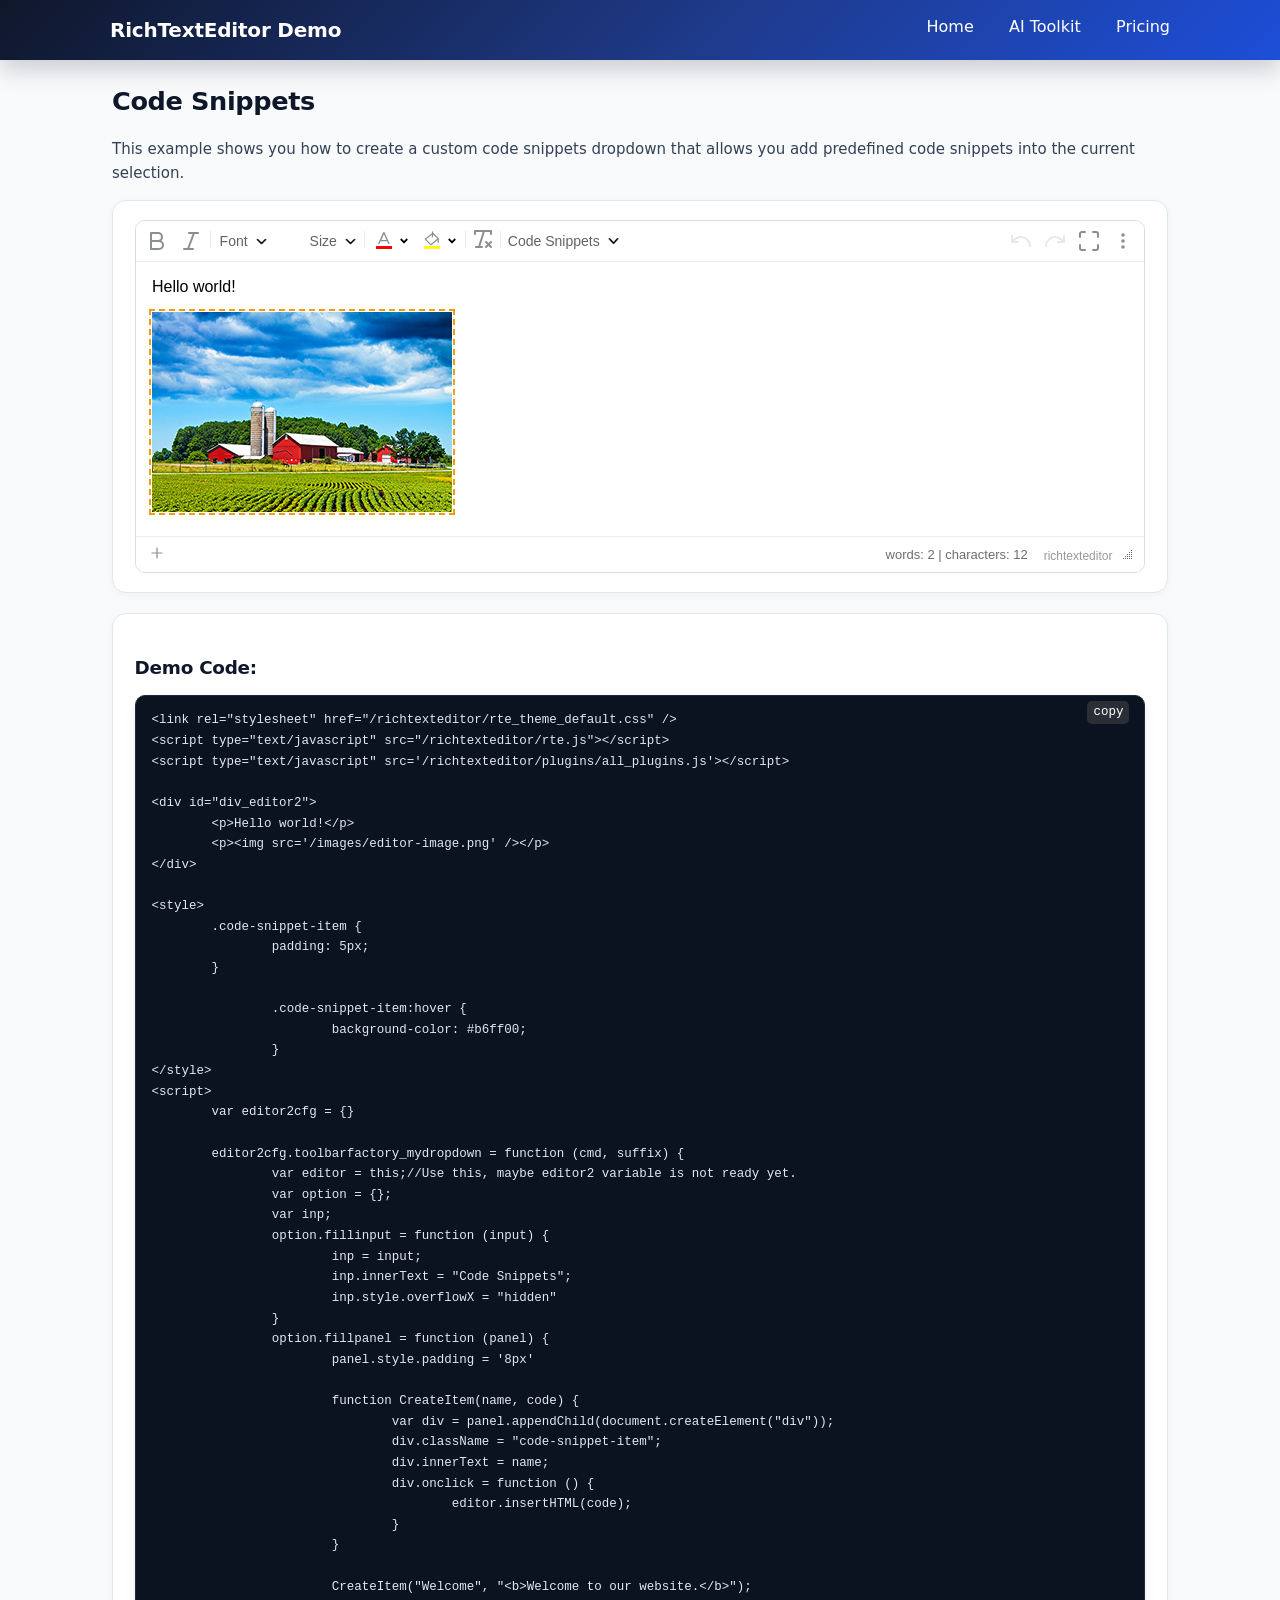
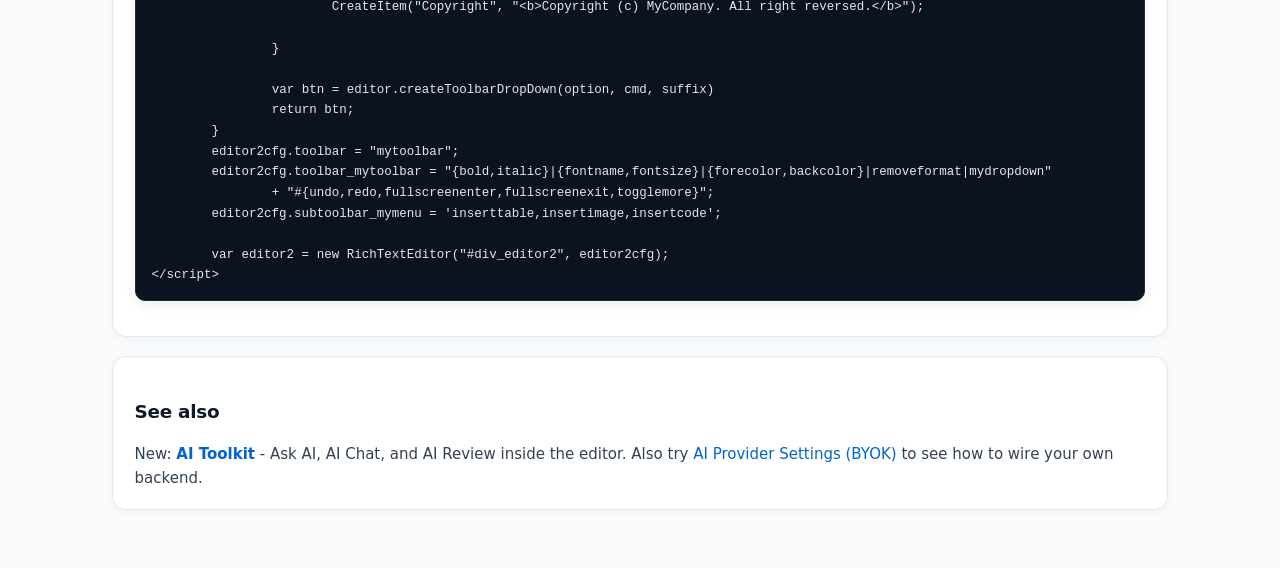
<file: richtexteditor/demos/codesnippets.html>
﻿<!DOCTYPE html>

<html lang="en" xmlns="http://www.w3.org/1999/xhtml" style="display:flex;height:100%;flex-direction:column;">
<head>
	<meta charset="utf-8" />
	<title>Code Snippets</title>
	<meta name="viewport" content="width=device-width, initial-scale=1" />
	<base href='../' />
	<link rel="stylesheet" href="richtexteditor/plugins/aitoolkit.css" />
	<link rel="stylesheet" href="res/style.css" />
</head>
<body style="padding-bottom:3px;align-items:center">
	<div class="topbanner">
		<div style="align-self:stretch;max-width:1080px;margin:0 auto;display:flex; flex-direction: row; width:100%;">
			<div style="flex:99999">
				<a href="index.html"><label>RichTextEditor Demo</label></a>
			</div>
			<div>
				<a href="index.html">Home</a>
				&nbsp;
				<a target="_blank" href="https://richtexteditor.com/demos/ai-toolkit.aspx">AI Toolkit</a>
				&nbsp;
				<a target="_blank" href="https://richtexteditor.com/pricing.aspx">Pricing</a>
			</div>
		</div>
	</div>
	<div style="margin:auto;padding:18px 12px 36px;max-width:1080px;width:100%;box-sizing:border-box;">
		
	<h2>Code Snippets</h2>
	<p class="mb-4">
		This example shows you how to create a custom code snippets dropdown that allows you add predefined code snippets into the current selection.
	</p>
	<div class="hs-docs-content-divider">
		

		<link rel="stylesheet" href="richtexteditor/rte_theme_default.css" />
		<script type="text/javascript" src="richtexteditor/rte.js"></script>
<script>RTE_DefaultConfig.url_base='richtexteditor'</script>
		<script type="text/javascript" src='richtexteditor/plugins/all_plugins.js'></script>

		<div id="div_editor2">
			<p>Hello world!</p>
			<p><img src='images/editor-image.png' /></p>
		</div>

		<style>
			.code-snippet-item {
				padding: 5px;
			}

				.code-snippet-item:hover {
					background-color: #b6ff00;
				}
		</style>
		<script>
			var editor2cfg = {}

			editor2cfg.toolbarfactory_mydropdown = function (cmd, suffix) {
				var editor = this;//Use this, maybe editor2 variable is not ready yet.
				var option = {};
				var inp;
				option.fillinput = function (input) {
					inp = input;
					inp.innerText = "Code Snippets";
					inp.style.overflowX = "hidden"
				}
				option.fillpanel = function (panel) {
					panel.style.padding = '8px'

					function CreateItem(name, code) {
						var div = panel.appendChild(document.createElement("div"));
						div.className = "code-snippet-item";
						div.innerText = name;
						div.onclick = function () {
							editor.insertHTML(code);
						}
					}

					CreateItem("Welcome", "<b>Welcome to our website.</b>");
					CreateItem("Copyright", "<b>Copyright (c) MyCompany. All right reversed.</b>");

				}

				var btn = editor.createToolbarDropDown(option, cmd, suffix)
				return btn;
			}
			editor2cfg.toolbar = "mytoolbar";
			editor2cfg.toolbar_mytoolbar = "{bold,italic}|{fontname,fontsize}|{forecolor,backcolor}|removeformat|mydropdown"
				+ "#{undo,redo,fullscreenenter,fullscreenexit,togglemore}";
			editor2cfg.subtoolbar_mymenu = 'inserttable,insertimage,insertcode';

			var editor2 = new RichTextEditor("#div_editor2", editor2cfg);
		</script>

		
	</div>
	<div class="hs-docs-content-divider">

		<h3>Demo Code:</h3>
		<pre class="editordemocode rounded language-html">&lt;link rel=&quot;stylesheet&quot; href=&quot;/richtexteditor/rte_theme_default.css&quot; /&gt;
&lt;script type=&quot;text/javascript&quot; src=&quot;/richtexteditor/rte.js&quot;&gt;&lt;/script&gt;
&lt;script type=&quot;text/javascript&quot; src=&#39;/richtexteditor/plugins/all_plugins.js&#39;&gt;&lt;/script&gt;

&lt;div id=&quot;div_editor2&quot;&gt;
	&lt;p&gt;Hello world!&lt;/p&gt;
	&lt;p&gt;&lt;img src=&#39;/images/editor-image.png&#39; /&gt;&lt;/p&gt;
&lt;/div&gt;

&lt;style&gt;
	.code-snippet-item {
		padding: 5px;
	}

		.code-snippet-item:hover {
			background-color: #b6ff00;
		}
&lt;/style&gt;
&lt;script&gt;
	var editor2cfg = {}

	editor2cfg.toolbarfactory_mydropdown = function (cmd, suffix) {
		var editor = this;//Use this, maybe editor2 variable is not ready yet.
		var option = {};
		var inp;
		option.fillinput = function (input) {
			inp = input;
			inp.innerText = &quot;Code Snippets&quot;;
			inp.style.overflowX = &quot;hidden&quot;
		}
		option.fillpanel = function (panel) {
			panel.style.padding = &#39;8px&#39;

			function CreateItem(name, code) {
				var div = panel.appendChild(document.createElement(&quot;div&quot;));
				div.className = &quot;code-snippet-item&quot;;
				div.innerText = name;
				div.onclick = function () {
					editor.insertHTML(code);
				}
			}

			CreateItem(&quot;Welcome&quot;, &quot;&lt;b&gt;Welcome to our website.&lt;/b&gt;&quot;);
			CreateItem(&quot;Copyright&quot;, &quot;&lt;b&gt;Copyright (c) MyCompany. All right reversed.&lt;/b&gt;&quot;);

		}

		var btn = editor.createToolbarDropDown(option, cmd, suffix)
		return btn;
	}
	editor2cfg.toolbar = &quot;mytoolbar&quot;;
	editor2cfg.toolbar_mytoolbar = &quot;{bold,italic}|{fontname,fontsize}|{forecolor,backcolor}|removeformat|mydropdown&quot;
		+ &quot;#{undo,redo,fullscreenenter,fullscreenexit,togglemore}&quot;;
	editor2cfg.subtoolbar_mymenu = &#39;inserttable,insertimage,insertcode&#39;;

	var editor2 = new RichTextEditor(&quot;#div_editor2&quot;, editor2cfg);
&lt;/script&gt;</pre>

	</div>

	<div class="hs-docs-content-divider">
		<h3>See also</h3>
		<p>
			New: <a href="demos/ai-toolkit.html"><strong>AI Toolkit</strong></a> - Ask AI, AI Chat, and AI Review inside the editor.
			Also try <a href="demos/ai-provider-settings.html">AI Provider Settings (BYOK)</a> to see how to wire your own backend.
		</p>
	</div>

	</div>
	<script src="res/patch.js"></script>
</body>
</html>
</file>
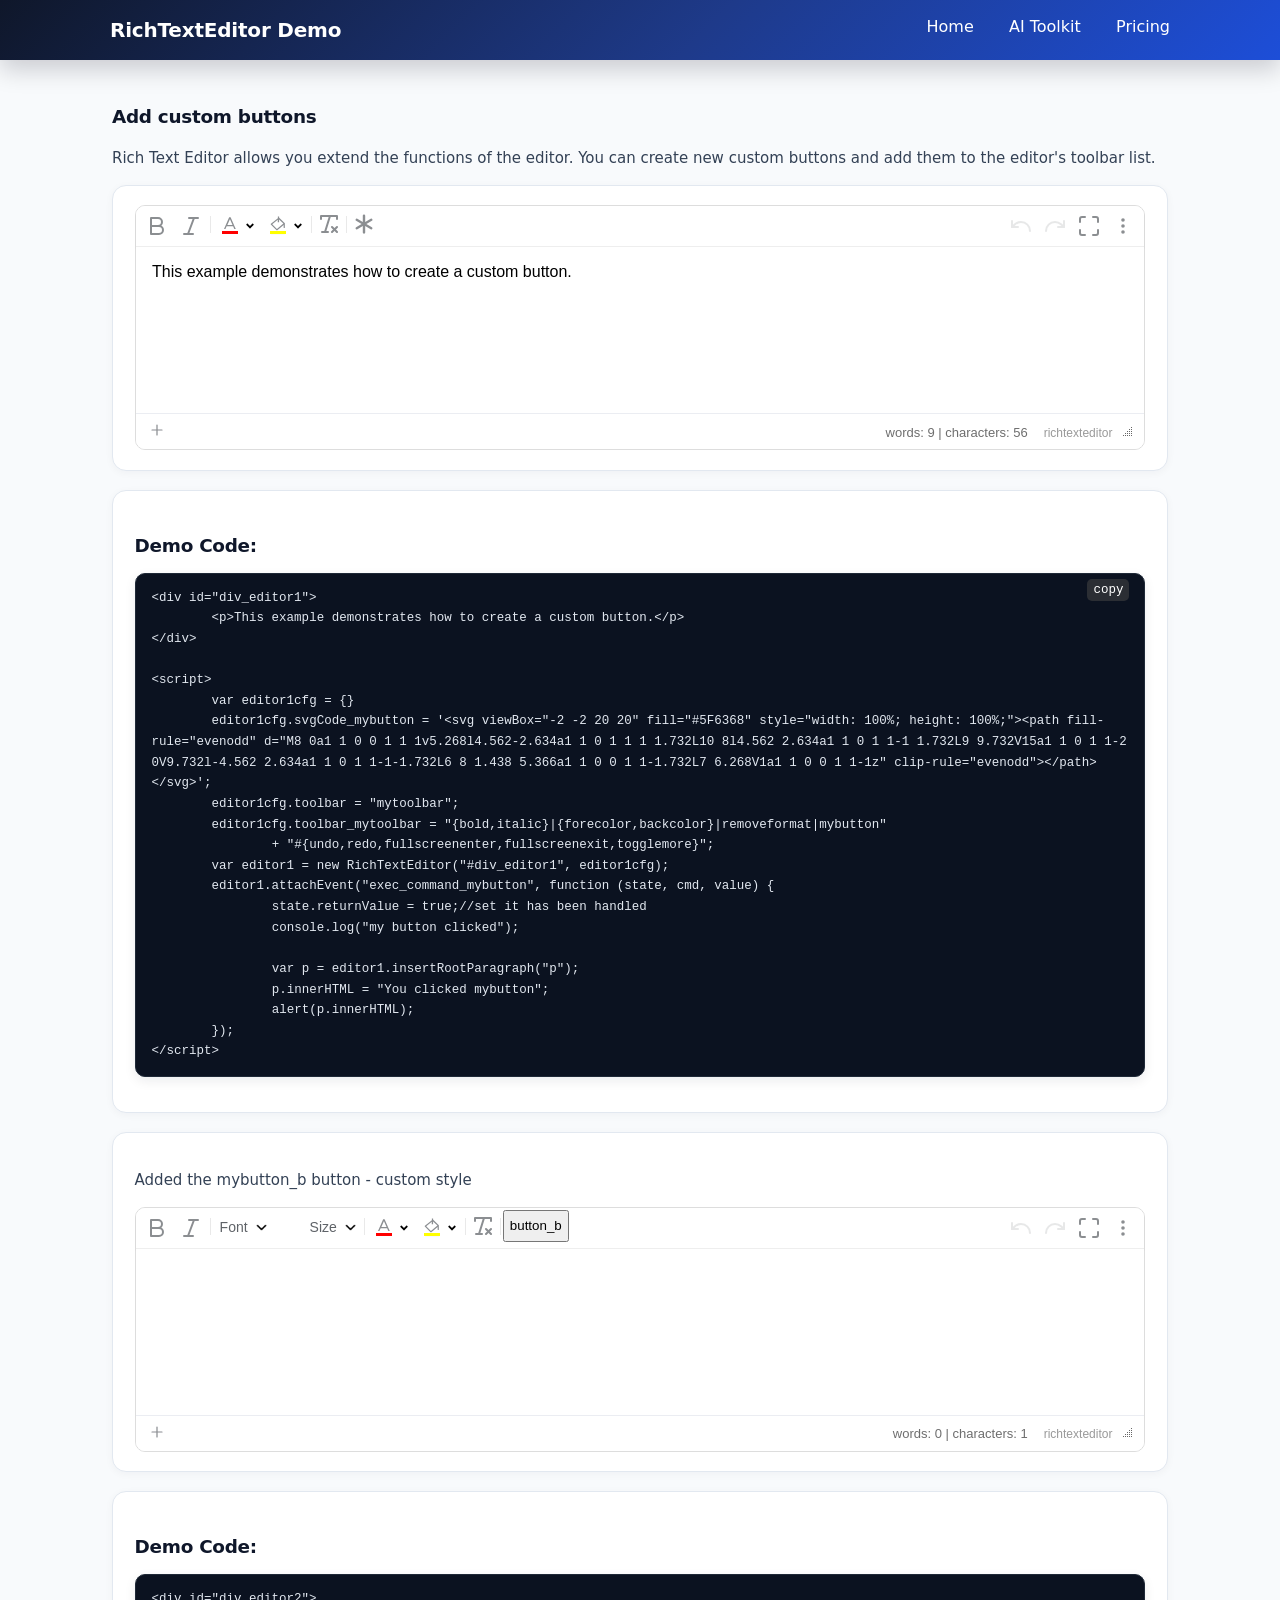
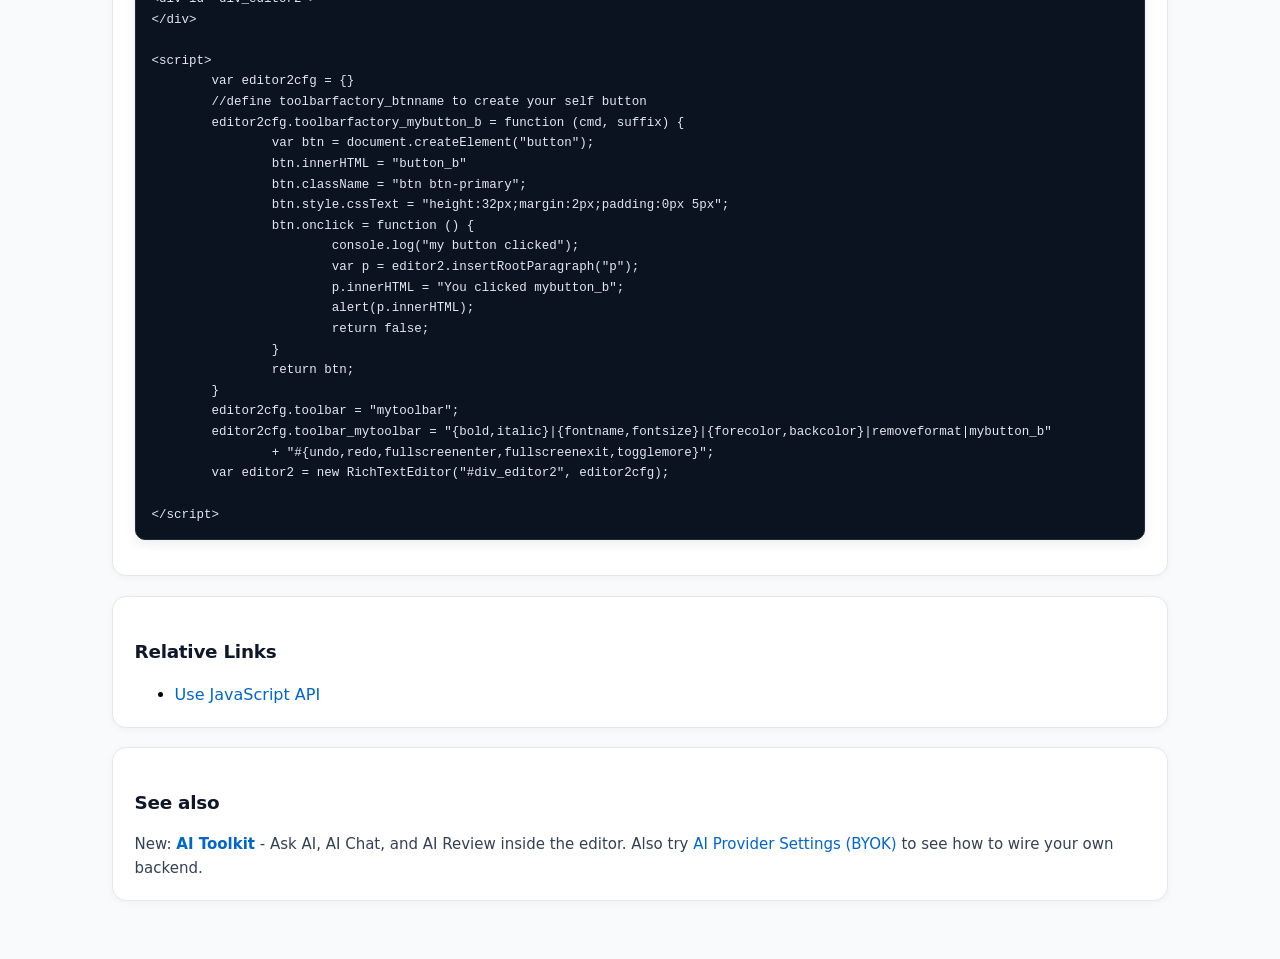
<file: richtexteditor/demos/custom_button.html>
﻿<!DOCTYPE html>

<html lang="en" xmlns="http://www.w3.org/1999/xhtml" style="display:flex;height:100%;flex-direction:column;">
<head>
	<meta charset="utf-8" />
	<title>Custom Button</title>
	<meta name="viewport" content="width=device-width, initial-scale=1" />
	<base href='../' />
	<link rel="stylesheet" href="richtexteditor/plugins/aitoolkit.css" />
	<link rel="stylesheet" href="res/style.css" />
</head>
<body style="padding-bottom:3px;align-items:center">
	<div class="topbanner">
		<div style="align-self:stretch;max-width:1080px;margin:0 auto;display:flex; flex-direction: row; width:100%;">
			<div style="flex:99999">
				<a href="index.html"><label>RichTextEditor Demo</label></a>
			</div>
			<div>
				<a href="index.html">Home</a>
				&nbsp;
				<a target="_blank" href="https://richtexteditor.com/demos/ai-toolkit.aspx">AI Toolkit</a>
				&nbsp;
				<a target="_blank" href="https://richtexteditor.com/pricing.aspx">Pricing</a>
			</div>
		</div>
	</div>
	<div style="margin:auto;padding:18px 12px 36px;max-width:1080px;width:100%;box-sizing:border-box;">
		
	<h3>Add custom buttons</h3>
	<p class="mb-4">
		Rich Text Editor allows you extend the functions of the editor. You can create new custom buttons and add them to the editor's toolbar list.
	</p>
	<div class="hs-docs-content-divider">
		<link rel="stylesheet" href="richtexteditor/rte_theme_default.css" />
		<script type="text/javascript" src="richtexteditor/rte.js"></script>
<script>RTE_DefaultConfig.url_base='richtexteditor'</script>
		<script type="text/javascript" src='richtexteditor/plugins/all_plugins.js'></script>
		
		<div id="div_editor1">
			<p>This example demonstrates how to create a custom button.</p>
		</div>

		<script>
			var editor1cfg = {}
			editor1cfg.svgCode_mybutton = '<svg viewBox="-2 -2 20 20" fill="#5F6368" style="width: 100%; height: 100%;"><path fill-rule="evenodd" d="M8 0a1 1 0 0 1 1 1v5.268l4.562-2.634a1 1 0 1 1 1 1.732L10 8l4.562 2.634a1 1 0 1 1-1 1.732L9 9.732V15a1 1 0 1 1-2 0V9.732l-4.562 2.634a1 1 0 1 1-1-1.732L6 8 1.438 5.366a1 1 0 0 1 1-1.732L7 6.268V1a1 1 0 0 1 1-1z" clip-rule="evenodd"></path></svg>';
			editor1cfg.toolbar = "mytoolbar";
			editor1cfg.toolbar_mytoolbar = "{bold,italic}|{forecolor,backcolor}|removeformat|mybutton"
				+ "#{undo,redo,fullscreenenter,fullscreenexit,togglemore}";
			var editor1 = new RichTextEditor("#div_editor1", editor1cfg);
			editor1.attachEvent("exec_command_mybutton", function (state, cmd, value) {
				state.returnValue = true;//set it has been handled
				console.log("my button clicked");

				var p = editor1.insertRootParagraph("p");
				p.innerHTML = "You clicked mybutton";
				alert(p.innerHTML);
			});
		</script>


		
	</div>
	<div class="hs-docs-content-divider">

		<h3>Demo Code:</h3>
		<pre class="editordemocode rounded language-html">&lt;div id=&quot;div_editor1&quot;&gt;
	&lt;p&gt;This example demonstrates how to create a custom button.&lt;/p&gt;
&lt;/div&gt;

&lt;script&gt;
	var editor1cfg = {}
	editor1cfg.svgCode_mybutton = &#39;&lt;svg viewBox=&quot;-2 -2 20 20&quot; fill=&quot;#5F6368&quot; style=&quot;width: 100%; height: 100%;&quot;&gt;&lt;path fill-rule=&quot;evenodd&quot; d=&quot;M8 0a1 1 0 0 1 1 1v5.268l4.562-2.634a1 1 0 1 1 1 1.732L10 8l4.562 2.634a1 1 0 1 1-1 1.732L9 9.732V15a1 1 0 1 1-2 0V9.732l-4.562 2.634a1 1 0 1 1-1-1.732L6 8 1.438 5.366a1 1 0 0 1 1-1.732L7 6.268V1a1 1 0 0 1 1-1z&quot; clip-rule=&quot;evenodd&quot;&gt;&lt;/path&gt;&lt;/svg&gt;&#39;;
	editor1cfg.toolbar = &quot;mytoolbar&quot;;
	editor1cfg.toolbar_mytoolbar = &quot;{bold,italic}|{forecolor,backcolor}|removeformat|mybutton&quot;
		+ &quot;#{undo,redo,fullscreenenter,fullscreenexit,togglemore}&quot;;
	var editor1 = new RichTextEditor(&quot;#div_editor1&quot;, editor1cfg);
	editor1.attachEvent(&quot;exec_command_mybutton&quot;, function (state, cmd, value) {
		state.returnValue = true;//set it has been handled
		console.log(&quot;my button clicked&quot;);

		var p = editor1.insertRootParagraph(&quot;p&quot;);
		p.innerHTML = &quot;You clicked mybutton&quot;;
		alert(p.innerHTML);
	});
&lt;/script&gt;</pre>

	</div>


	<div class="hs-docs-content-divider">

		<p>Added the mybutton_b button - custom style </p>

		

		<div id="div_editor2">
		</div>

		<script>
			var editor2cfg = {}
			//define toolbarfactory_btnname to create your self button
			editor2cfg.toolbarfactory_mybutton_b = function (cmd, suffix) {
				var btn = document.createElement("button");
				btn.innerHTML = "button_b"
				btn.className = "btn btn-primary";
				btn.style.cssText = "height:32px;margin:2px;padding:0px 5px";
				btn.onclick = function () {
					console.log("my button clicked");
					var p = editor2.insertRootParagraph("p");
					p.innerHTML = "You clicked mybutton_b";
					alert(p.innerHTML);
					return false;
				}
				return btn;
			}
			editor2cfg.toolbar = "mytoolbar";
			editor2cfg.toolbar_mytoolbar = "{bold,italic}|{fontname,fontsize}|{forecolor,backcolor}|removeformat|mybutton_b"
				+ "#{undo,redo,fullscreenenter,fullscreenexit,togglemore}";
			var editor2 = new RichTextEditor("#div_editor2", editor2cfg);

		</script>

		
	</div>
	<div class="hs-docs-content-divider">

		<h3>Demo Code:</h3>
		<pre class="editordemocode rounded language-html">&lt;div id=&quot;div_editor2&quot;&gt;
&lt;/div&gt;

&lt;script&gt;
	var editor2cfg = {}
	//define toolbarfactory_btnname to create your self button
	editor2cfg.toolbarfactory_mybutton_b = function (cmd, suffix) {
		var btn = document.createElement(&quot;button&quot;);
		btn.innerHTML = &quot;button_b&quot;
		btn.className = &quot;btn btn-primary&quot;;
		btn.style.cssText = &quot;height:32px;margin:2px;padding:0px 5px&quot;;
		btn.onclick = function () {
			console.log(&quot;my button clicked&quot;);
			var p = editor2.insertRootParagraph(&quot;p&quot;);
			p.innerHTML = &quot;You clicked mybutton_b&quot;;
			alert(p.innerHTML);
			return false;
		}
		return btn;
	}
	editor2cfg.toolbar = &quot;mytoolbar&quot;;
	editor2cfg.toolbar_mytoolbar = &quot;{bold,italic}|{fontname,fontsize}|{forecolor,backcolor}|removeformat|mybutton_b&quot;
		+ &quot;#{undo,redo,fullscreenenter,fullscreenexit,togglemore}&quot;;
	var editor2 = new RichTextEditor(&quot;#div_editor2&quot;, editor2cfg);

&lt;/script&gt;</pre>

	</div>

	<div class="hs-docs-content-divider relative-links">
		<h3 class="relative-links">Relative Links</h3>
		<ul class="relative-links">
			<li><a href="docs/cmd_allcommands.html">Use JavaScript API</a></li>
		</ul>
	</div>


	<div class="hs-docs-content-divider">
		<h3>See also</h3>
		<p>
			New: <a href="demos/ai-toolkit.html"><strong>AI Toolkit</strong></a> - Ask AI, AI Chat, and AI Review inside the editor.
			Also try <a href="demos/ai-provider-settings.html">AI Provider Settings (BYOK)</a> to see how to wire your own backend.
		</p>
	</div>

	</div>
	<script src="res/patch.js"></script>
</body>
</html>
</file>
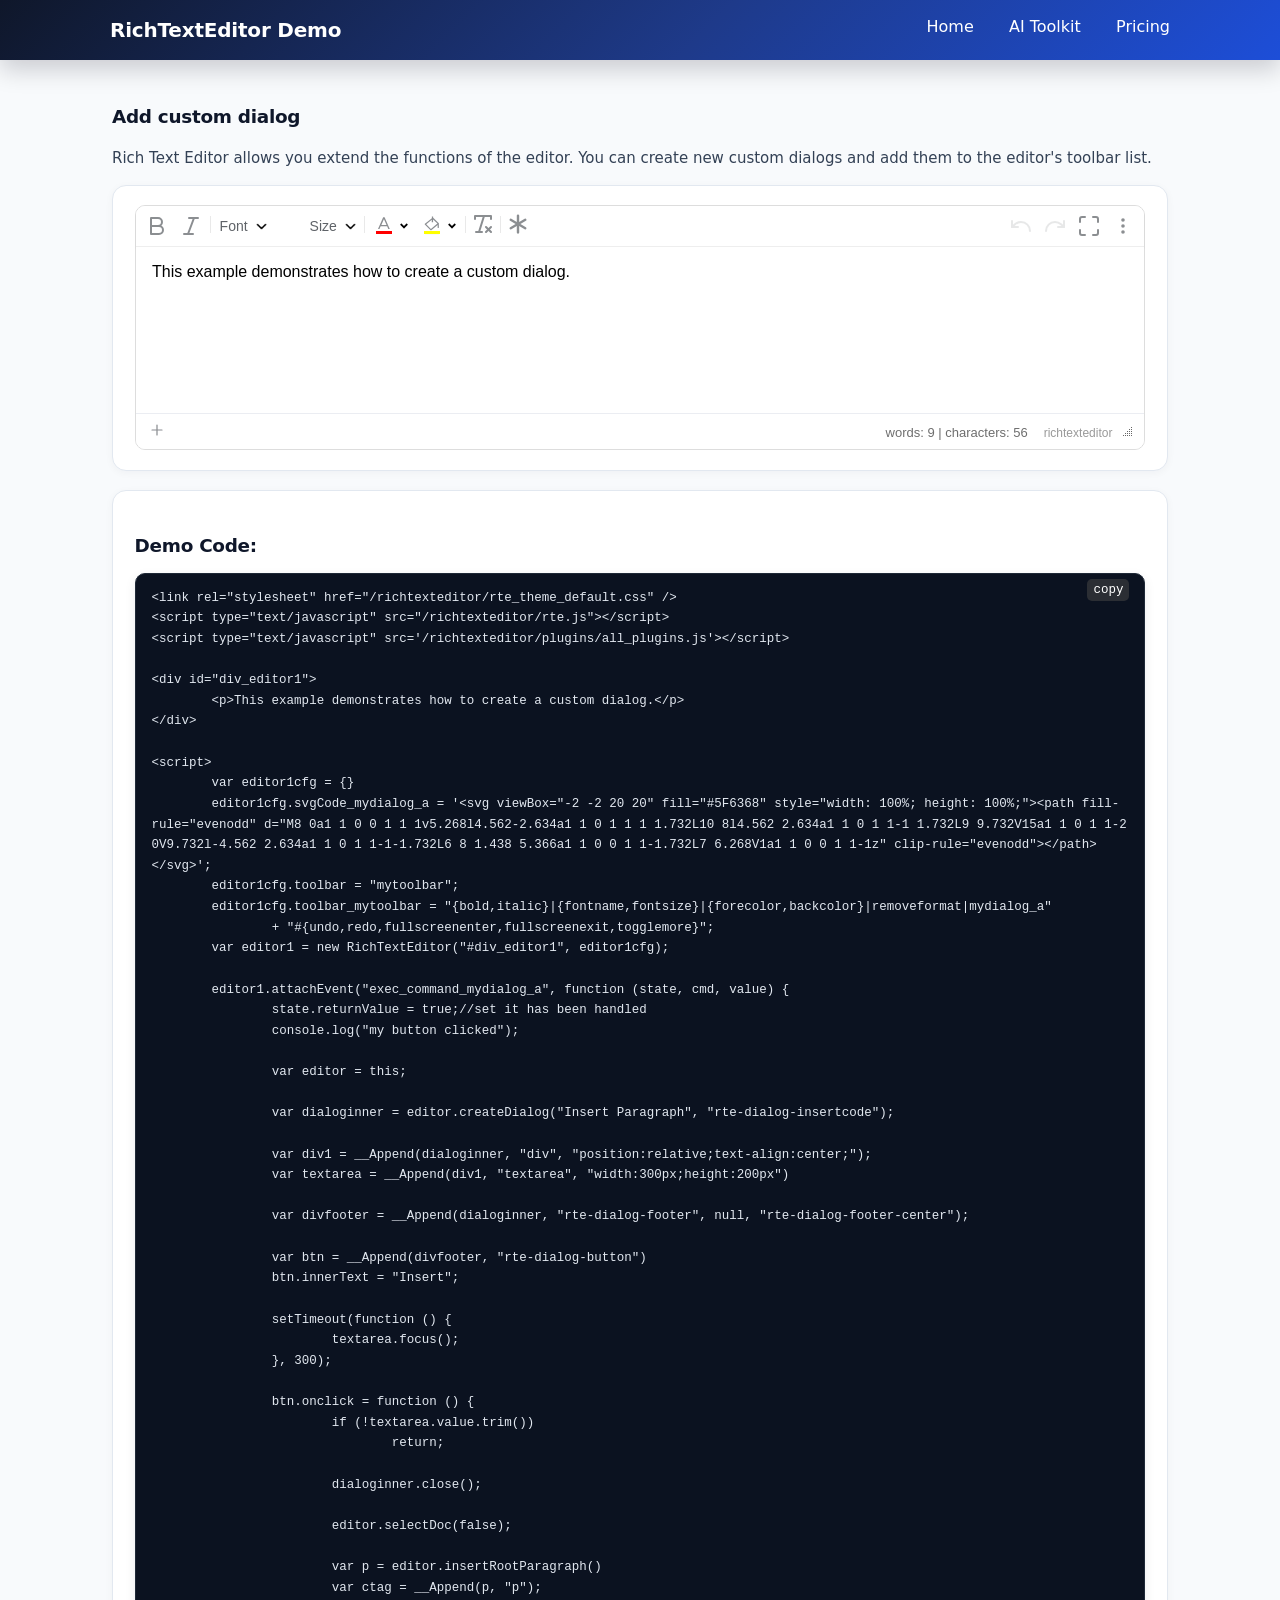
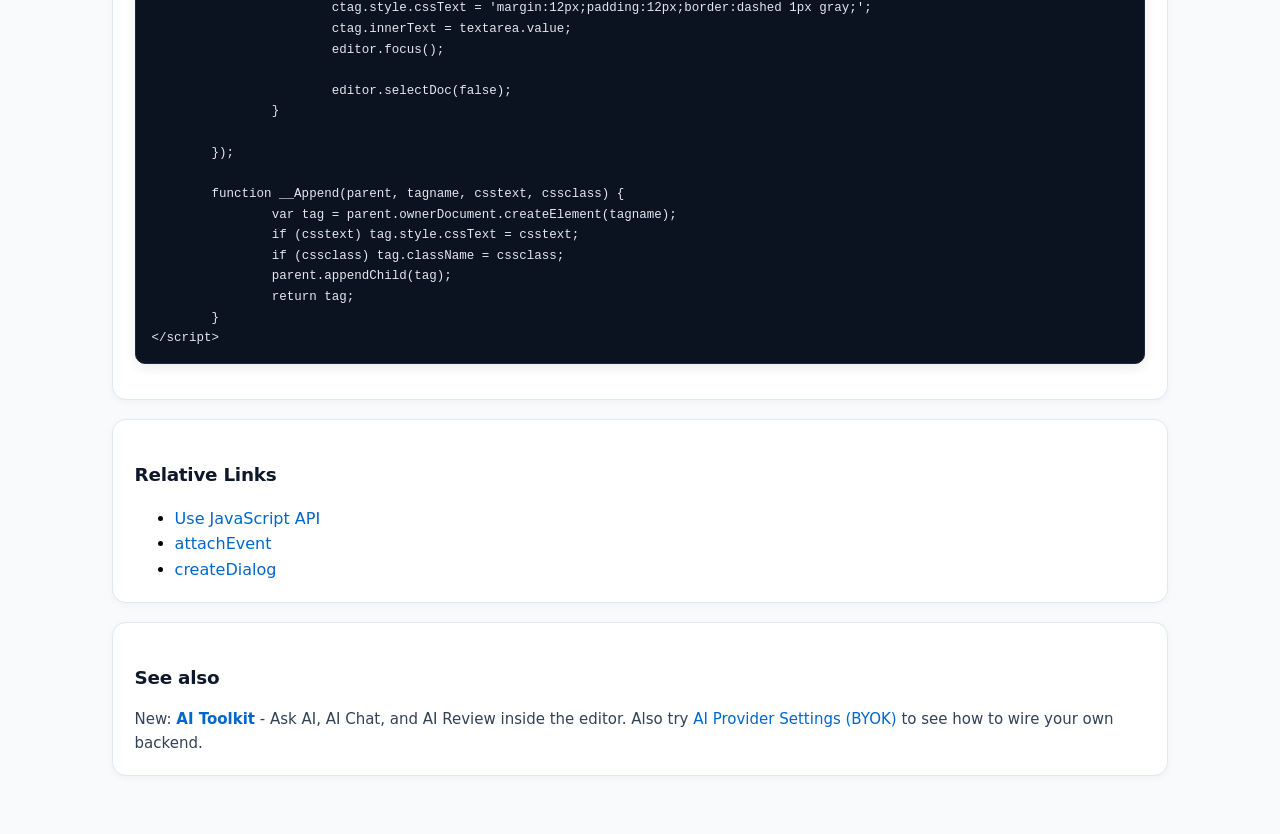
<file: richtexteditor/demos/custom_dialog.html>
﻿<!DOCTYPE html>

<html lang="en" xmlns="http://www.w3.org/1999/xhtml" style="display:flex;height:100%;flex-direction:column;">
<head>
	<meta charset="utf-8" />
	<title>Custom Dialog</title>
	<meta name="viewport" content="width=device-width, initial-scale=1" />
	<base href='../' />
	<link rel="stylesheet" href="richtexteditor/plugins/aitoolkit.css" />
	<link rel="stylesheet" href="res/style.css" />
</head>
<body style="padding-bottom:3px;align-items:center">
	<div class="topbanner">
		<div style="align-self:stretch;max-width:1080px;margin:0 auto;display:flex; flex-direction: row; width:100%;">
			<div style="flex:99999">
				<a href="index.html"><label>RichTextEditor Demo</label></a>
			</div>
			<div>
				<a href="index.html">Home</a>
				&nbsp;
				<a target="_blank" href="https://richtexteditor.com/demos/ai-toolkit.aspx">AI Toolkit</a>
				&nbsp;
				<a target="_blank" href="https://richtexteditor.com/pricing.aspx">Pricing</a>
			</div>
		</div>
	</div>
	<div style="margin:auto;padding:18px 12px 36px;max-width:1080px;width:100%;box-sizing:border-box;">
		
	<h3>Add custom dialog</h3>
	<p class="mb-4">
		Rich Text Editor allows you extend the functions of the editor. You can create new custom dialogs and add them to the editor's toolbar list.
	</p>
	<div class="hs-docs-content-divider">
		

		<link rel="stylesheet" href="richtexteditor/rte_theme_default.css" />
		<script type="text/javascript" src="richtexteditor/rte.js"></script>
<script>RTE_DefaultConfig.url_base='richtexteditor'</script>
		<script type="text/javascript" src='richtexteditor/plugins/all_plugins.js'></script>


		<div id="div_editor1">
			<p>This example demonstrates how to create a custom dialog.</p>
		</div>

		<script>
			var editor1cfg = {}
			editor1cfg.svgCode_mydialog_a = '<svg viewBox="-2 -2 20 20" fill="#5F6368" style="width: 100%; height: 100%;"><path fill-rule="evenodd" d="M8 0a1 1 0 0 1 1 1v5.268l4.562-2.634a1 1 0 1 1 1 1.732L10 8l4.562 2.634a1 1 0 1 1-1 1.732L9 9.732V15a1 1 0 1 1-2 0V9.732l-4.562 2.634a1 1 0 1 1-1-1.732L6 8 1.438 5.366a1 1 0 0 1 1-1.732L7 6.268V1a1 1 0 0 1 1-1z" clip-rule="evenodd"></path></svg>';
			editor1cfg.toolbar = "mytoolbar";
			editor1cfg.toolbar_mytoolbar = "{bold,italic}|{fontname,fontsize}|{forecolor,backcolor}|removeformat|mydialog_a"
				+ "#{undo,redo,fullscreenenter,fullscreenexit,togglemore}";
			var editor1 = new RichTextEditor("#div_editor1", editor1cfg);


			editor1.attachEvent("exec_command_mydialog_a", function (state, cmd, value) {
				state.returnValue = true;//set it has been handled
				console.log("my button clicked");

				var editor = this;

				var dialoginner = editor.createDialog("Insert Paragraph", "rte-dialog-insertcode");

				var div1 = __Append(dialoginner, "div", "position:relative;text-align:center;");
				var textarea = __Append(div1, "textarea", "width:300px;height:200px")

				var divfooter = __Append(dialoginner, "rte-dialog-footer", null, "rte-dialog-footer-center");

				var btn = __Append(divfooter, "rte-dialog-button")
				btn.innerText = "Insert";

				setTimeout(function () {
					textarea.focus();
				}, 300);

				btn.onclick = function () {
					if (!textarea.value.trim())
						return;

					dialoginner.close();

					editor.selectDoc(false);

					var p = editor.insertRootParagraph()
					var ctag = __Append(p, "p");
					ctag.style.cssText = 'margin:12px;padding:12px;border:dashed 1px gray;';
					ctag.innerText = textarea.value;
					editor.focus();

					editor.selectDoc(false);
				}

			});

			function __Append(parent, tagname, csstext, cssclass) {
				var tag = parent.ownerDocument.createElement(tagname);
				if (csstext) tag.style.cssText = csstext;
				if (cssclass) tag.className = cssclass;
				parent.appendChild(tag);
				return tag;
			}
		</script>

		
	</div>
	<div class="hs-docs-content-divider">

		<h3>Demo Code:</h3>
		<pre class="editordemocode rounded language-html">&lt;link rel=&quot;stylesheet&quot; href=&quot;/richtexteditor/rte_theme_default.css&quot; /&gt;
&lt;script type=&quot;text/javascript&quot; src=&quot;/richtexteditor/rte.js&quot;&gt;&lt;/script&gt;
&lt;script type=&quot;text/javascript&quot; src=&#39;/richtexteditor/plugins/all_plugins.js&#39;&gt;&lt;/script&gt;

&lt;div id=&quot;div_editor1&quot;&gt;
	&lt;p&gt;This example demonstrates how to create a custom dialog.&lt;/p&gt;
&lt;/div&gt;

&lt;script&gt;
	var editor1cfg = {}
	editor1cfg.svgCode_mydialog_a = &#39;&lt;svg viewBox=&quot;-2 -2 20 20&quot; fill=&quot;#5F6368&quot; style=&quot;width: 100%; height: 100%;&quot;&gt;&lt;path fill-rule=&quot;evenodd&quot; d=&quot;M8 0a1 1 0 0 1 1 1v5.268l4.562-2.634a1 1 0 1 1 1 1.732L10 8l4.562 2.634a1 1 0 1 1-1 1.732L9 9.732V15a1 1 0 1 1-2 0V9.732l-4.562 2.634a1 1 0 1 1-1-1.732L6 8 1.438 5.366a1 1 0 0 1 1-1.732L7 6.268V1a1 1 0 0 1 1-1z&quot; clip-rule=&quot;evenodd&quot;&gt;&lt;/path&gt;&lt;/svg&gt;&#39;;
	editor1cfg.toolbar = &quot;mytoolbar&quot;;
	editor1cfg.toolbar_mytoolbar = &quot;{bold,italic}|{fontname,fontsize}|{forecolor,backcolor}|removeformat|mydialog_a&quot;
		+ &quot;#{undo,redo,fullscreenenter,fullscreenexit,togglemore}&quot;;
	var editor1 = new RichTextEditor(&quot;#div_editor1&quot;, editor1cfg);

	editor1.attachEvent(&quot;exec_command_mydialog_a&quot;, function (state, cmd, value) {
		state.returnValue = true;//set it has been handled
		console.log(&quot;my button clicked&quot;);

		var editor = this;

		var dialoginner = editor.createDialog(&quot;Insert Paragraph&quot;, &quot;rte-dialog-insertcode&quot;);

		var div1 = __Append(dialoginner, &quot;div&quot;, &quot;position:relative;text-align:center;&quot;);
		var textarea = __Append(div1, &quot;textarea&quot;, &quot;width:300px;height:200px&quot;)

		var divfooter = __Append(dialoginner, &quot;rte-dialog-footer&quot;, null, &quot;rte-dialog-footer-center&quot;);

		var btn = __Append(divfooter, &quot;rte-dialog-button&quot;)
		btn.innerText = &quot;Insert&quot;;

		setTimeout(function () {
			textarea.focus();
		}, 300);

		btn.onclick = function () {
			if (!textarea.value.trim())
				return;

			dialoginner.close();

			editor.selectDoc(false);

			var p = editor.insertRootParagraph()
			var ctag = __Append(p, &quot;p&quot;);
			ctag.style.cssText = &#39;margin:12px;padding:12px;border:dashed 1px gray;&#39;;
			ctag.innerText = textarea.value;
			editor.focus();

			editor.selectDoc(false);
		}

	});

	function __Append(parent, tagname, csstext, cssclass) {
		var tag = parent.ownerDocument.createElement(tagname);
		if (csstext) tag.style.cssText = csstext;
		if (cssclass) tag.className = cssclass;
		parent.appendChild(tag);
		return tag;
	}
&lt;/script&gt;</pre>

	</div>
	<div class="hs-docs-content-divider relative-links">
		<h3 class="relative-links">Relative Links</h3>
		<ul class="relative-links">
			<li><a href="docs/cmd_allcommands.html">Use JavaScript API</a></li>
			<li><a href="docs/jsapi_attachEvent.html">attachEvent</a></li>
			<li><a href="docs/jsapi_createDialog.html">createDialog</a></li>
		</ul>
	</div>

	<div class="hs-docs-content-divider">
		<h3>See also</h3>
		<p>
			New: <a href="demos/ai-toolkit.html"><strong>AI Toolkit</strong></a> - Ask AI, AI Chat, and AI Review inside the editor.
			Also try <a href="demos/ai-provider-settings.html">AI Provider Settings (BYOK)</a> to see how to wire your own backend.
		</p>
	</div>

	</div>
	<script src="res/patch.js"></script>
</body>
</html>
</file>
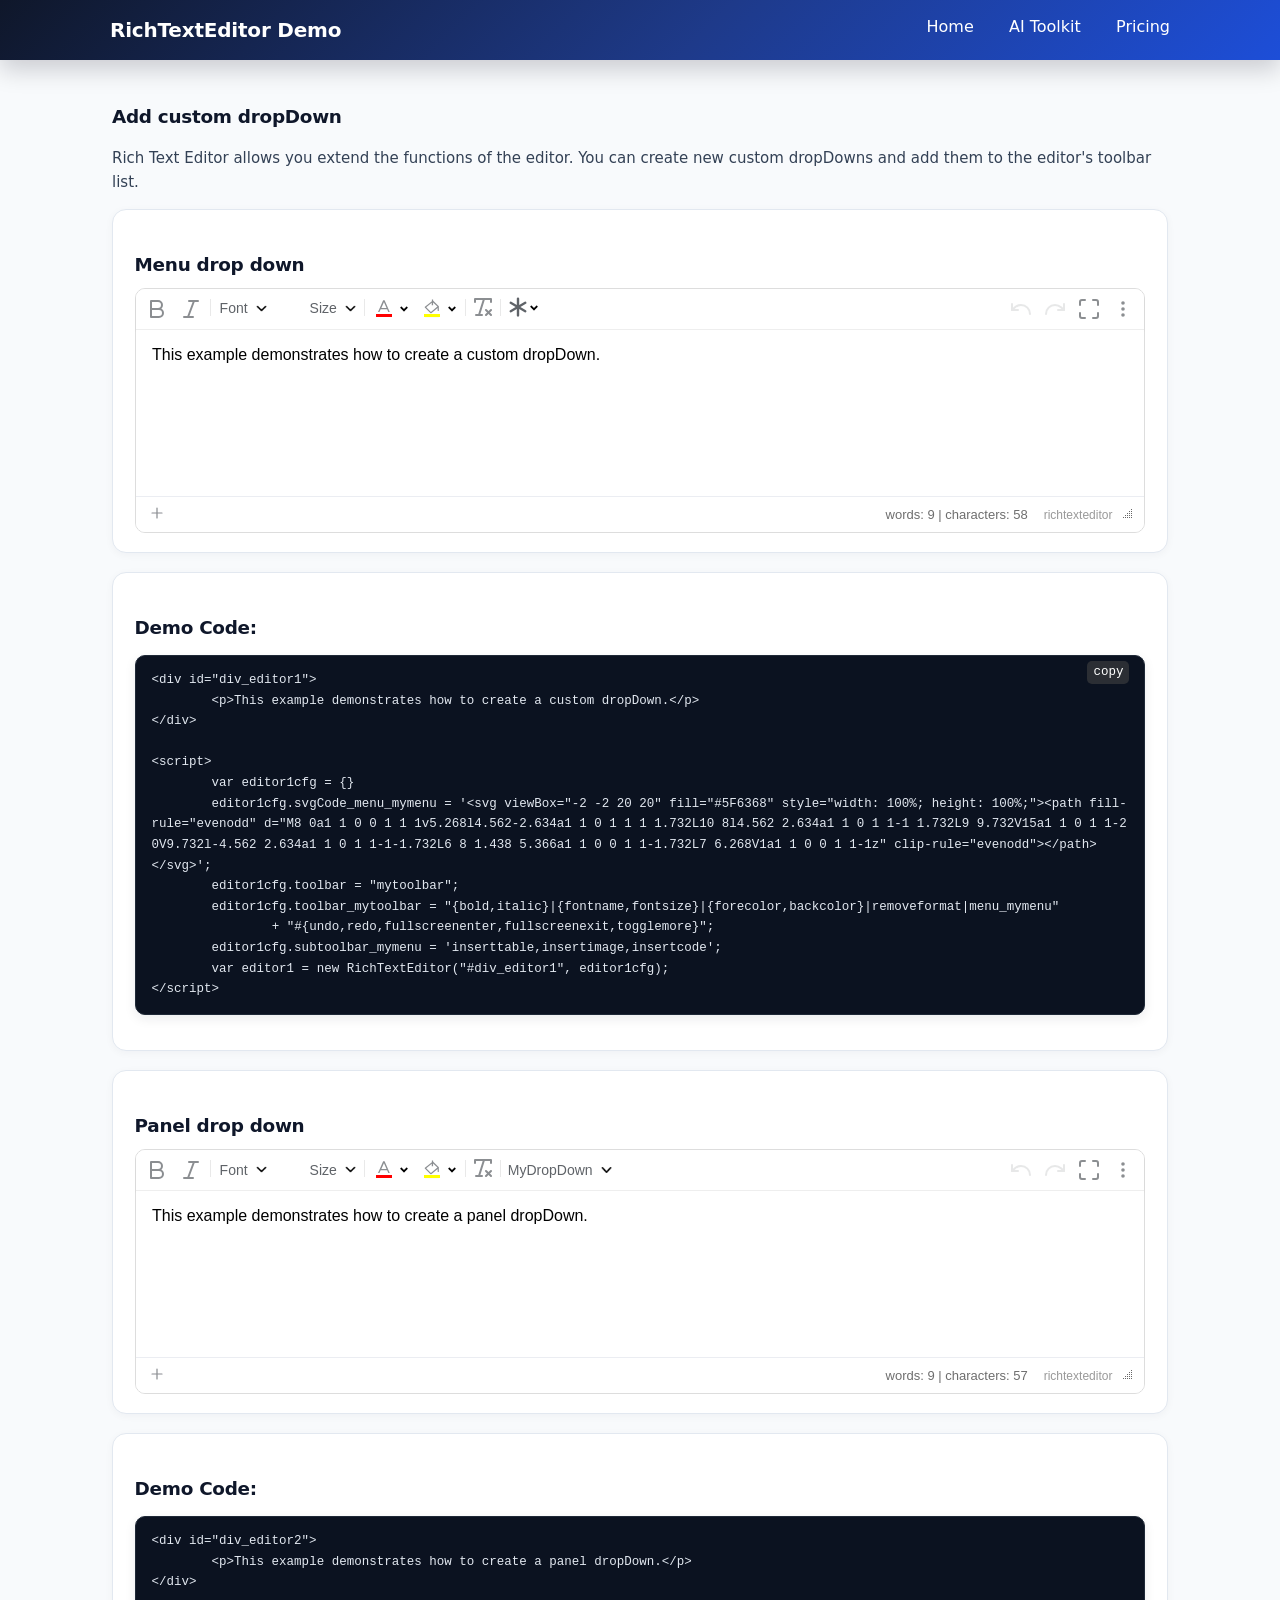
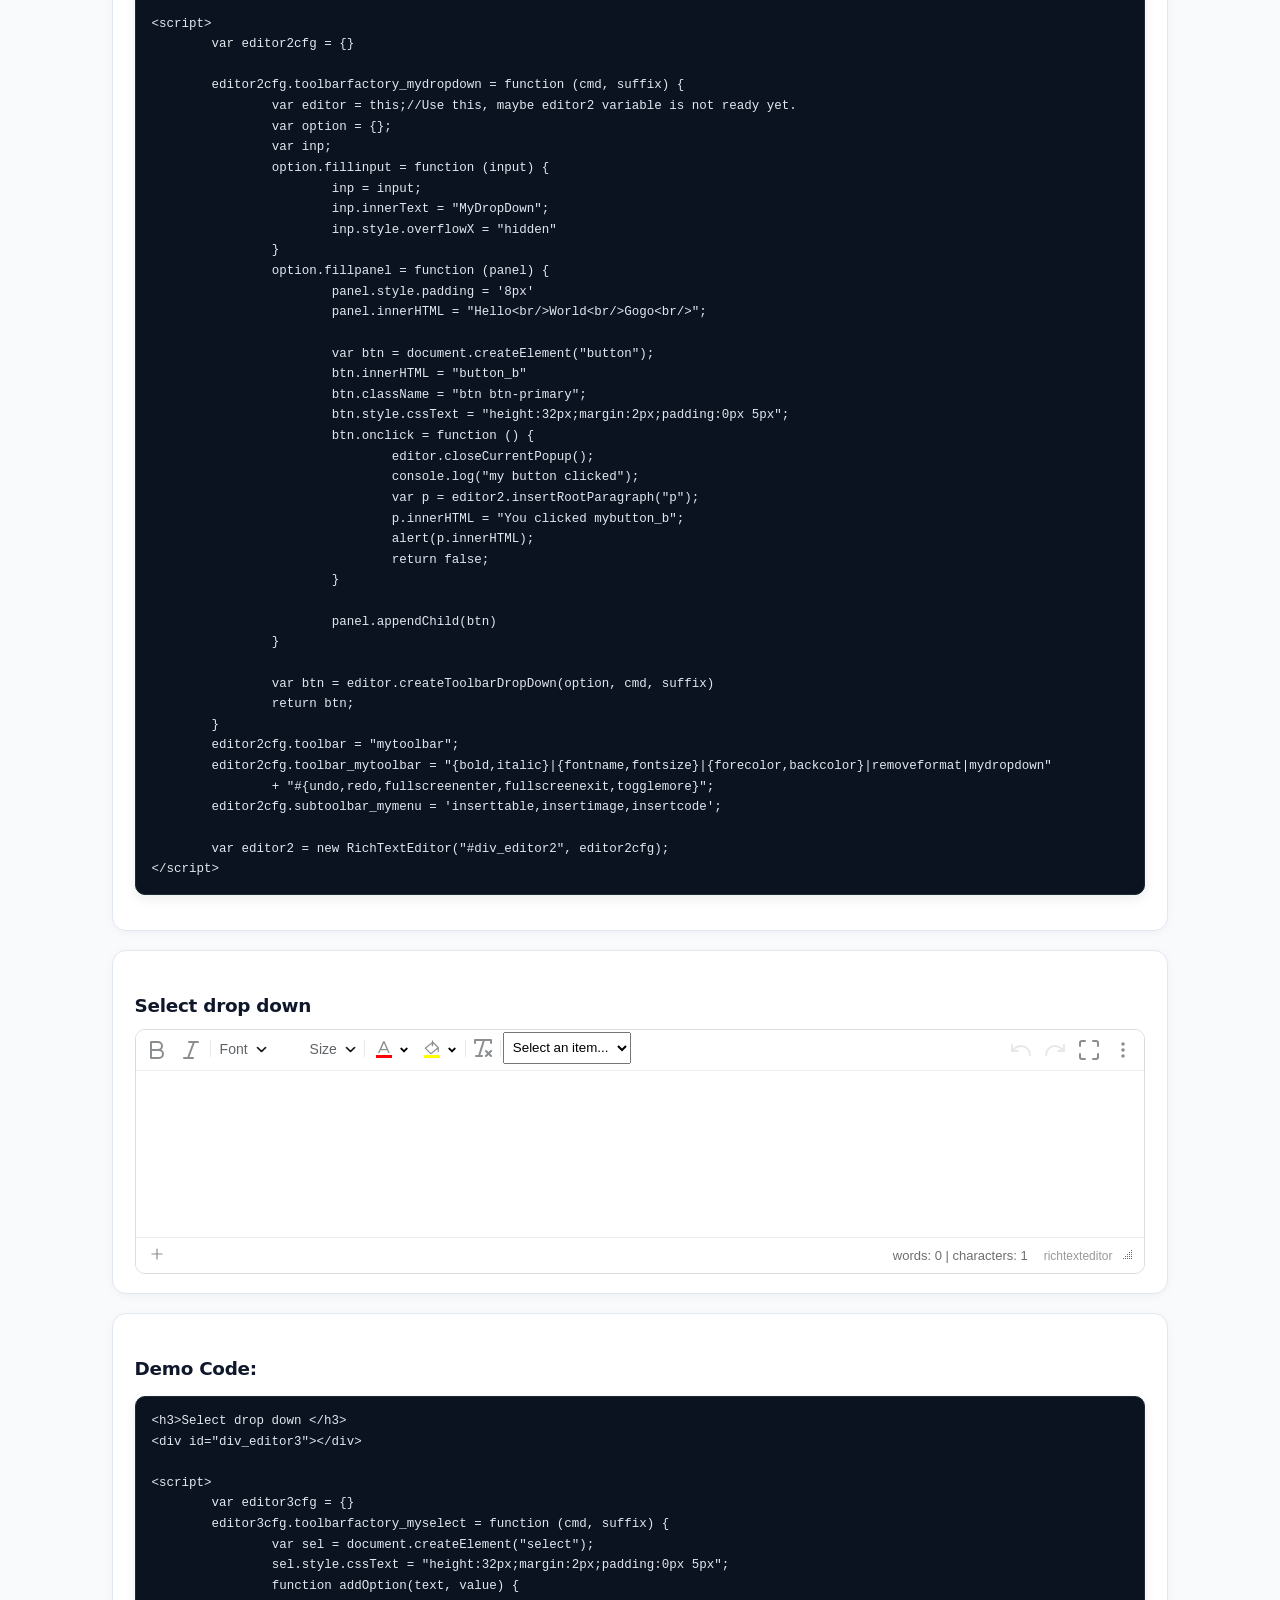
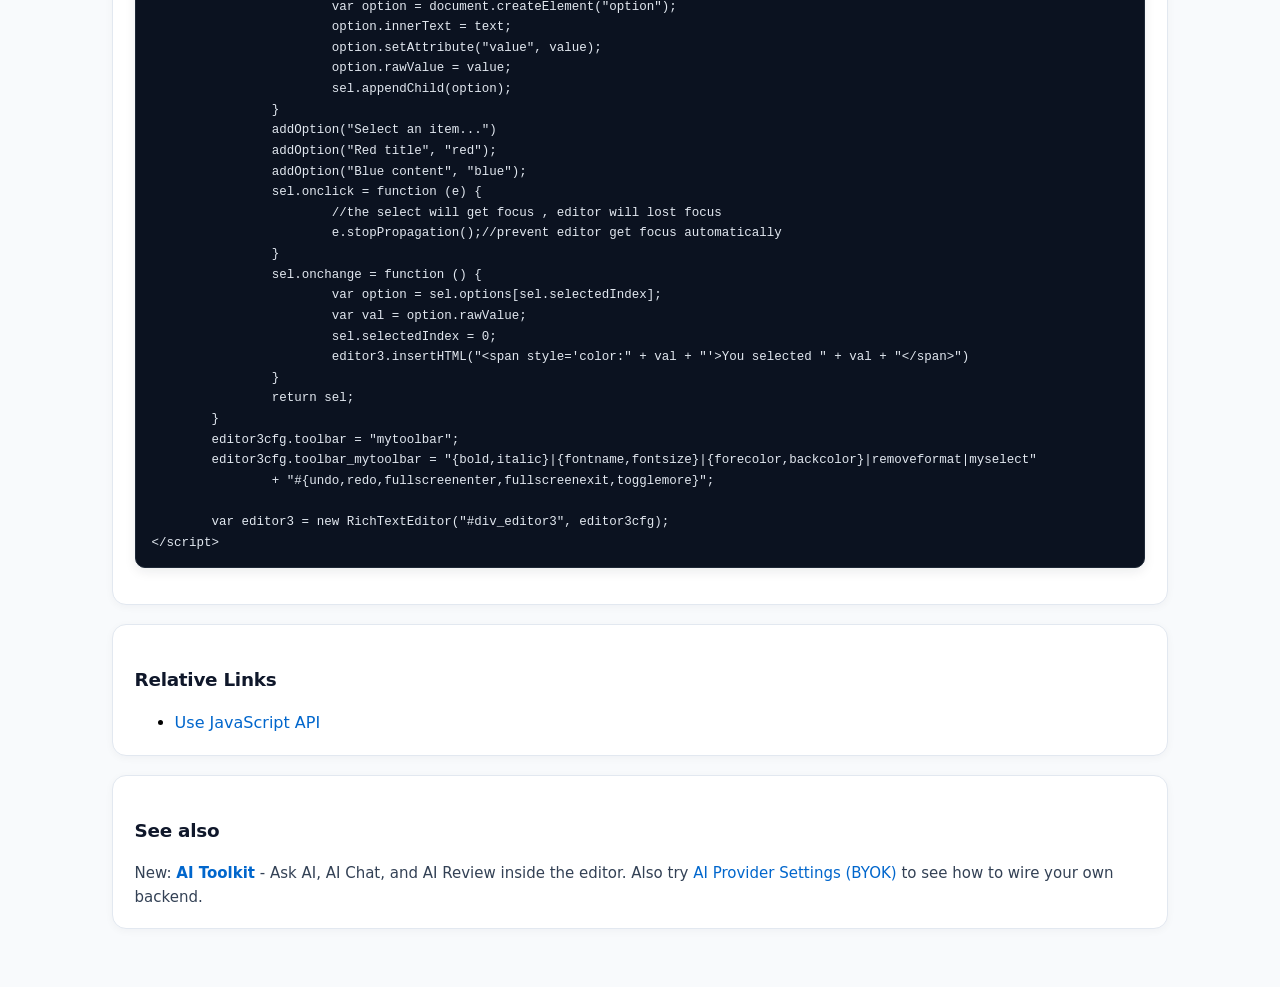
<file: richtexteditor/demos/custom_dropdown.html>
﻿<!DOCTYPE html>

<html lang="en" xmlns="http://www.w3.org/1999/xhtml" style="display:flex;height:100%;flex-direction:column;">
<head>
	<meta charset="utf-8" />
	<title>Custom Dropdown</title>
	<meta name="viewport" content="width=device-width, initial-scale=1" />
	<base href='../' />
	<link rel="stylesheet" href="richtexteditor/plugins/aitoolkit.css" />
	<link rel="stylesheet" href="res/style.css" />
</head>
<body style="padding-bottom:3px;align-items:center">
	<div class="topbanner">
		<div style="align-self:stretch;max-width:1080px;margin:0 auto;display:flex; flex-direction: row; width:100%;">
			<div style="flex:99999">
				<a href="index.html"><label>RichTextEditor Demo</label></a>
			</div>
			<div>
				<a href="index.html">Home</a>
				&nbsp;
				<a target="_blank" href="https://richtexteditor.com/demos/ai-toolkit.aspx">AI Toolkit</a>
				&nbsp;
				<a target="_blank" href="https://richtexteditor.com/pricing.aspx">Pricing</a>
			</div>
		</div>
	</div>
	<div style="margin:auto;padding:18px 12px 36px;max-width:1080px;width:100%;box-sizing:border-box;">
		
	<h3>Add custom dropDown</h3>
	<p class="mb-4">
		Rich Text Editor allows you extend the functions of the editor. You can create new custom dropDowns and add them to the editor's toolbar list.
	</p>
	<div class="hs-docs-content-divider">
		<h3>Menu drop down </h3>
		<link rel="stylesheet" href="richtexteditor/rte_theme_default.css" />
		<script type="text/javascript" src="richtexteditor/rte.js"></script>
<script>RTE_DefaultConfig.url_base='richtexteditor'</script>
		<script type="text/javascript" src='richtexteditor/plugins/all_plugins.js'></script>

		

		<div id="div_editor1">
			<p>This example demonstrates how to create a custom dropDown.</p>
		</div>

		<script>
			var editor1cfg = {}
			editor1cfg.svgCode_menu_mymenu = '<svg viewBox="-2 -2 20 20" fill="#5F6368" style="width: 100%; height: 100%;"><path fill-rule="evenodd" d="M8 0a1 1 0 0 1 1 1v5.268l4.562-2.634a1 1 0 1 1 1 1.732L10 8l4.562 2.634a1 1 0 1 1-1 1.732L9 9.732V15a1 1 0 1 1-2 0V9.732l-4.562 2.634a1 1 0 1 1-1-1.732L6 8 1.438 5.366a1 1 0 0 1 1-1.732L7 6.268V1a1 1 0 0 1 1-1z" clip-rule="evenodd"></path></svg>';
			editor1cfg.toolbar = "mytoolbar";
			editor1cfg.toolbar_mytoolbar = "{bold,italic}|{fontname,fontsize}|{forecolor,backcolor}|removeformat|menu_mymenu"
				+ "#{undo,redo,fullscreenenter,fullscreenexit,togglemore}";
			editor1cfg.subtoolbar_mymenu = 'inserttable,insertimage,insertcode';
			var editor1 = new RichTextEditor("#div_editor1", editor1cfg);
		</script>

		
	</div>
	<div class="hs-docs-content-divider">

		<h3>Demo Code:</h3>
		<pre class="editordemocode rounded language-html">&lt;div id=&quot;div_editor1&quot;&gt;
	&lt;p&gt;This example demonstrates how to create a custom dropDown.&lt;/p&gt;
&lt;/div&gt;

&lt;script&gt;
	var editor1cfg = {}
	editor1cfg.svgCode_menu_mymenu = &#39;&lt;svg viewBox=&quot;-2 -2 20 20&quot; fill=&quot;#5F6368&quot; style=&quot;width: 100%; height: 100%;&quot;&gt;&lt;path fill-rule=&quot;evenodd&quot; d=&quot;M8 0a1 1 0 0 1 1 1v5.268l4.562-2.634a1 1 0 1 1 1 1.732L10 8l4.562 2.634a1 1 0 1 1-1 1.732L9 9.732V15a1 1 0 1 1-2 0V9.732l-4.562 2.634a1 1 0 1 1-1-1.732L6 8 1.438 5.366a1 1 0 0 1 1-1.732L7 6.268V1a1 1 0 0 1 1-1z&quot; clip-rule=&quot;evenodd&quot;&gt;&lt;/path&gt;&lt;/svg&gt;&#39;;
	editor1cfg.toolbar = &quot;mytoolbar&quot;;
	editor1cfg.toolbar_mytoolbar = &quot;{bold,italic}|{fontname,fontsize}|{forecolor,backcolor}|removeformat|menu_mymenu&quot;
		+ &quot;#{undo,redo,fullscreenenter,fullscreenexit,togglemore}&quot;;
	editor1cfg.subtoolbar_mymenu = &#39;inserttable,insertimage,insertcode&#39;;
	var editor1 = new RichTextEditor(&quot;#div_editor1&quot;, editor1cfg);
&lt;/script&gt;</pre>

	</div>

	<div class="hs-docs-content-divider">


		<h3>Panel drop down </h3>

		

		<div id="div_editor2">
			<p>This example demonstrates how to create a panel dropDown.</p>
		</div>

		<script>
			var editor2cfg = {}

			editor2cfg.toolbarfactory_mydropdown = function (cmd, suffix) {
				var editor = this;//Use this, maybe editor2 variable is not ready yet.
				var option = {};
				var inp;
				option.fillinput = function (input) {
					inp = input;
					inp.innerText = "MyDropDown";
					inp.style.overflowX = "hidden"
				}
				option.fillpanel = function (panel) {
					panel.style.padding = '8px'
					panel.innerHTML = "Hello<br/>World<br/>Gogo<br/>";

					var btn = document.createElement("button");
					btn.innerHTML = "button_b"
					btn.className = "btn btn-primary";
					btn.style.cssText = "height:32px;margin:2px;padding:0px 5px";
					btn.onclick = function () {
						editor.closeCurrentPopup();
						console.log("my button clicked");
						var p = editor2.insertRootParagraph("p");
						p.innerHTML = "You clicked mybutton_b";
						alert(p.innerHTML);
						return false;
					}

					panel.appendChild(btn)
				}

				var btn = editor.createToolbarDropDown(option, cmd, suffix)
				return btn;
			}
			editor2cfg.toolbar = "mytoolbar";
			editor2cfg.toolbar_mytoolbar = "{bold,italic}|{fontname,fontsize}|{forecolor,backcolor}|removeformat|mydropdown"
				+ "#{undo,redo,fullscreenenter,fullscreenexit,togglemore}";
			editor2cfg.subtoolbar_mymenu = 'inserttable,insertimage,insertcode';

			var editor2 = new RichTextEditor("#div_editor2", editor2cfg);
		</script>


		
	</div>
	<div class="hs-docs-content-divider">

		<h3>Demo Code:</h3>
		<pre class="editordemocode rounded language-html">&lt;div id=&quot;div_editor2&quot;&gt;
	&lt;p&gt;This example demonstrates how to create a panel dropDown.&lt;/p&gt;
&lt;/div&gt;

&lt;script&gt;
	var editor2cfg = {}

	editor2cfg.toolbarfactory_mydropdown = function (cmd, suffix) {
		var editor = this;//Use this, maybe editor2 variable is not ready yet.
		var option = {};
		var inp;
		option.fillinput = function (input) {
			inp = input;
			inp.innerText = &quot;MyDropDown&quot;;
			inp.style.overflowX = &quot;hidden&quot;
		}
		option.fillpanel = function (panel) {
			panel.style.padding = &#39;8px&#39;
			panel.innerHTML = &quot;Hello&lt;br/&gt;World&lt;br/&gt;Gogo&lt;br/&gt;&quot;;

			var btn = document.createElement(&quot;button&quot;);
			btn.innerHTML = &quot;button_b&quot;
			btn.className = &quot;btn btn-primary&quot;;
			btn.style.cssText = &quot;height:32px;margin:2px;padding:0px 5px&quot;;
			btn.onclick = function () {
				editor.closeCurrentPopup();
				console.log(&quot;my button clicked&quot;);
				var p = editor2.insertRootParagraph(&quot;p&quot;);
				p.innerHTML = &quot;You clicked mybutton_b&quot;;
				alert(p.innerHTML);
				return false;
			}

			panel.appendChild(btn)
		}

		var btn = editor.createToolbarDropDown(option, cmd, suffix)
		return btn;
	}
	editor2cfg.toolbar = &quot;mytoolbar&quot;;
	editor2cfg.toolbar_mytoolbar = &quot;{bold,italic}|{fontname,fontsize}|{forecolor,backcolor}|removeformat|mydropdown&quot;
		+ &quot;#{undo,redo,fullscreenenter,fullscreenexit,togglemore}&quot;;
	editor2cfg.subtoolbar_mymenu = &#39;inserttable,insertimage,insertcode&#39;;

	var editor2 = new RichTextEditor(&quot;#div_editor2&quot;, editor2cfg);
&lt;/script&gt;</pre>

	</div>

	<div class="hs-docs-content-divider">
		

		<h3>Select drop down </h3>
		<div id="div_editor3"></div>

		<script>
			var editor3cfg = {}
			editor3cfg.toolbarfactory_myselect = function (cmd, suffix) {
				var sel = document.createElement("select");
				sel.style.cssText = "height:32px;margin:2px;padding:0px 5px";
				function addOption(text, value) {
					var option = document.createElement("option");
					option.innerText = text;
					option.setAttribute("value", value);
					option.rawValue = value;
					sel.appendChild(option);
				}
				addOption("Select an item...")
				addOption("Red title", "red");
				addOption("Blue content", "blue");
				sel.onclick = function (e) {
					//the select will get focus , editor will lost focus
					e.stopPropagation();//prevent editor get focus automatically
				}
				sel.onchange = function () {
					var option = sel.options[sel.selectedIndex];
					var val = option.rawValue;
					sel.selectedIndex = 0;
					editor3.insertHTML("<span style='color:" + val + "'>You selected " + val + "</span>")
				}
				return sel;
			}
			editor3cfg.toolbar = "mytoolbar";
			editor3cfg.toolbar_mytoolbar = "{bold,italic}|{fontname,fontsize}|{forecolor,backcolor}|removeformat|myselect"
				+ "#{undo,redo,fullscreenenter,fullscreenexit,togglemore}";

			var editor3 = new RichTextEditor("#div_editor3", editor3cfg);
		</script>

		
	</div>
	<div class="hs-docs-content-divider">

		<h3>Demo Code:</h3>
		<pre class="editordemocode rounded language-html">&lt;h3&gt;Select drop down &lt;/h3&gt;
&lt;div id=&quot;div_editor3&quot;&gt;&lt;/div&gt;

&lt;script&gt;
	var editor3cfg = {}
	editor3cfg.toolbarfactory_myselect = function (cmd, suffix) {
		var sel = document.createElement(&quot;select&quot;);
		sel.style.cssText = &quot;height:32px;margin:2px;padding:0px 5px&quot;;
		function addOption(text, value) {
			var option = document.createElement(&quot;option&quot;);
			option.innerText = text;
			option.setAttribute(&quot;value&quot;, value);
			option.rawValue = value;
			sel.appendChild(option);
		}
		addOption(&quot;Select an item...&quot;)
		addOption(&quot;Red title&quot;, &quot;red&quot;);
		addOption(&quot;Blue content&quot;, &quot;blue&quot;);
		sel.onclick = function (e) {
			//the select will get focus , editor will lost focus
			e.stopPropagation();//prevent editor get focus automatically
		}
		sel.onchange = function () {
			var option = sel.options[sel.selectedIndex];
			var val = option.rawValue;
			sel.selectedIndex = 0;
			editor3.insertHTML(&quot;&lt;span style=&#39;color:&quot; + val + &quot;&#39;&gt;You selected &quot; + val + &quot;&lt;/span&gt;&quot;)
		}
		return sel;
	}
	editor3cfg.toolbar = &quot;mytoolbar&quot;;
	editor3cfg.toolbar_mytoolbar = &quot;{bold,italic}|{fontname,fontsize}|{forecolor,backcolor}|removeformat|myselect&quot;
		+ &quot;#{undo,redo,fullscreenenter,fullscreenexit,togglemore}&quot;;

	var editor3 = new RichTextEditor(&quot;#div_editor3&quot;, editor3cfg);
&lt;/script&gt;</pre>

	</div>



	<div class="hs-docs-content-divider relative-links">
		<h3 class="relative-links">Relative Links</h3>
		<ul class="relative-links">
			<li><a href="docs/cmd_allcommands.html">Use JavaScript API</a></li>
		</ul>
	</div>



	<div class="hs-docs-content-divider">
		<h3>See also</h3>
		<p>
			New: <a href="demos/ai-toolkit.html"><strong>AI Toolkit</strong></a> - Ask AI, AI Chat, and AI Review inside the editor.
			Also try <a href="demos/ai-provider-settings.html">AI Provider Settings (BYOK)</a> to see how to wire your own backend.
		</p>
	</div>

	</div>
	<script src="res/patch.js"></script>
</body>
</html>
</file>
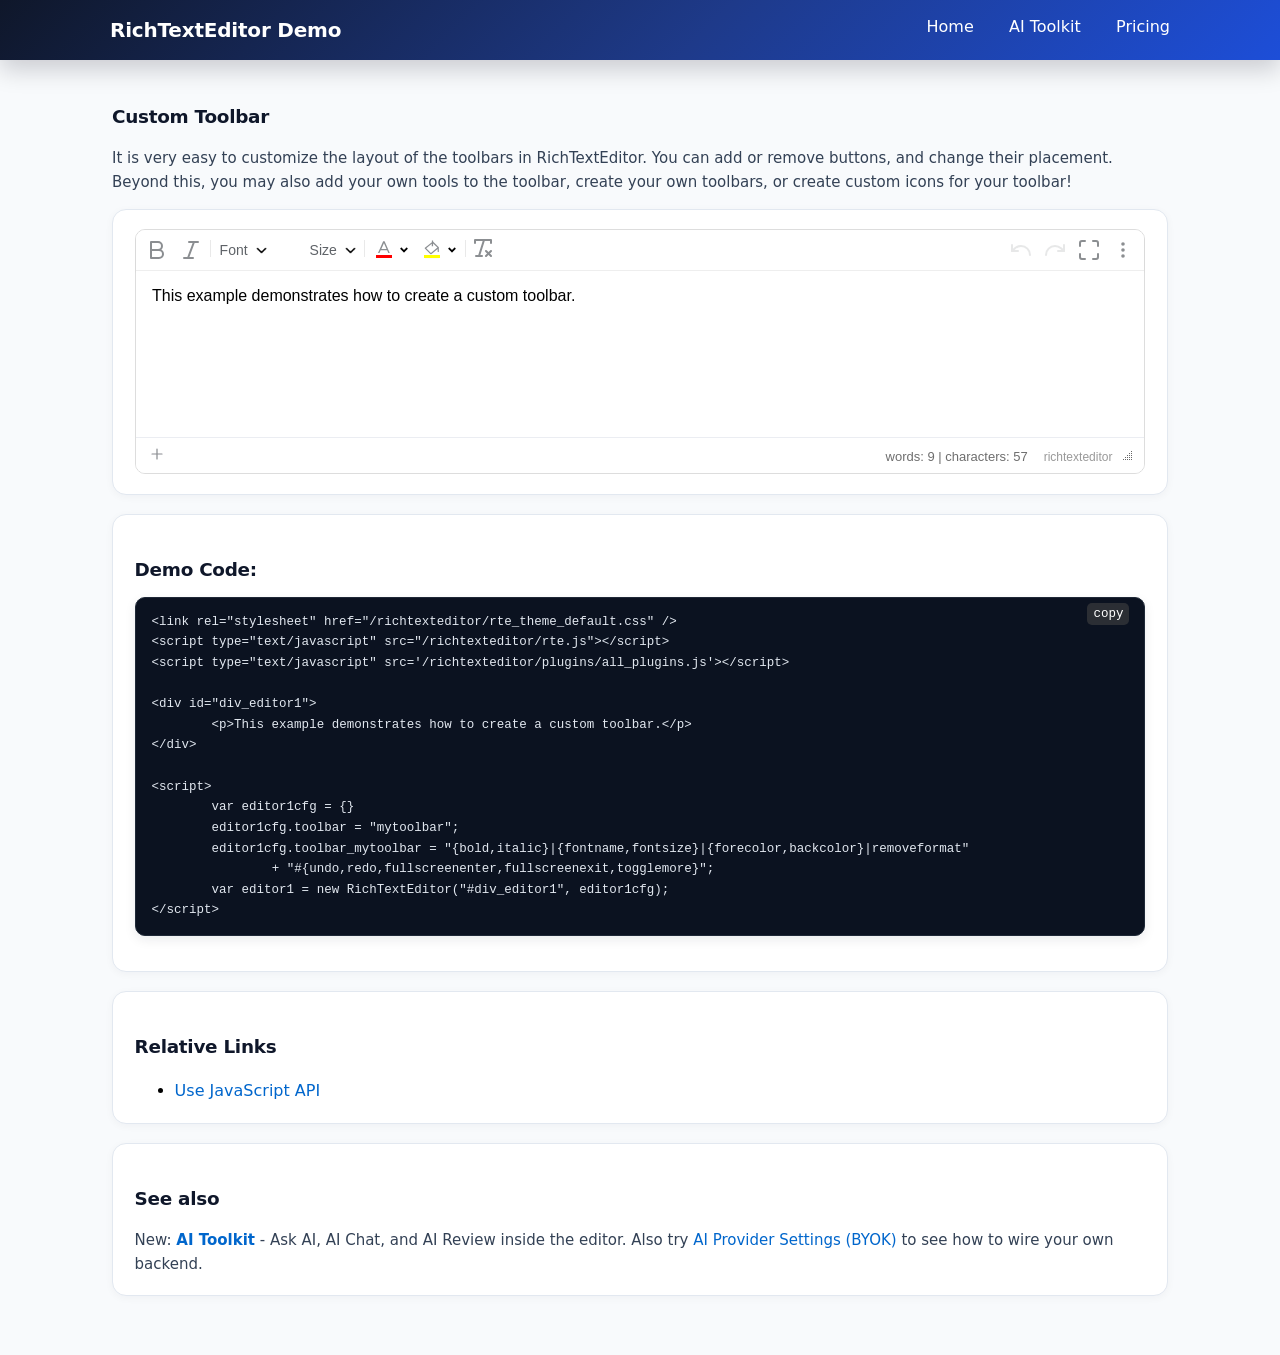
<file: richtexteditor/demos/custom_toolbar.html>
﻿<!DOCTYPE html>

<html lang="en" xmlns="http://www.w3.org/1999/xhtml" style="display:flex;height:100%;flex-direction:column;">
<head>
	<meta charset="utf-8" />
	<title>Custom Toolbar</title>
	<meta name="viewport" content="width=device-width, initial-scale=1" />
	<base href='../' />
	<link rel="stylesheet" href="richtexteditor/plugins/aitoolkit.css" />
	<link rel="stylesheet" href="res/style.css" />
</head>
<body style="padding-bottom:3px;align-items:center">
	<div class="topbanner">
		<div style="align-self:stretch;max-width:1080px;margin:0 auto;display:flex; flex-direction: row; width:100%;">
			<div style="flex:99999">
				<a href="index.html"><label>RichTextEditor Demo</label></a>
			</div>
			<div>
				<a href="index.html">Home</a>
				&nbsp;
				<a target="_blank" href="https://richtexteditor.com/demos/ai-toolkit.aspx">AI Toolkit</a>
				&nbsp;
				<a target="_blank" href="https://richtexteditor.com/pricing.aspx">Pricing</a>
			</div>
		</div>
	</div>
	<div style="margin:auto;padding:18px 12px 36px;max-width:1080px;width:100%;box-sizing:border-box;">
		
	<h3>Custom Toolbar</h3>
	<p class="mb-4">
		It is very easy to customize the layout of the toolbars in RichTextEditor. You can add or remove buttons, and change their placement. Beyond this, you may also add your own tools to the toolbar, create your own toolbars, or create custom icons for your toolbar!
	</p>
	<div class="hs-docs-content-divider">
		

		<link rel="stylesheet" href="richtexteditor/rte_theme_default.css" />
		<script type="text/javascript" src="richtexteditor/rte.js"></script>
<script>RTE_DefaultConfig.url_base='richtexteditor'</script>
		<script type="text/javascript" src='richtexteditor/plugins/all_plugins.js'></script>

		<div id="div_editor1">
			<p>This example demonstrates how to create a custom toolbar.</p>
		</div>

		<script>
			var editor1cfg = {}
			editor1cfg.toolbar = "mytoolbar";
			editor1cfg.toolbar_mytoolbar = "{bold,italic}|{fontname,fontsize}|{forecolor,backcolor}|removeformat"
				+ "#{undo,redo,fullscreenenter,fullscreenexit,togglemore}";
			var editor1 = new RichTextEditor("#div_editor1", editor1cfg);
		</script>

		
	</div>
	<div class="hs-docs-content-divider">
		<h3>Demo Code:</h3>
		<pre class="editordemocode rounded language-html">&lt;link rel=&quot;stylesheet&quot; href=&quot;/richtexteditor/rte_theme_default.css&quot; /&gt;
&lt;script type=&quot;text/javascript&quot; src=&quot;/richtexteditor/rte.js&quot;&gt;&lt;/script&gt;
&lt;script type=&quot;text/javascript&quot; src=&#39;/richtexteditor/plugins/all_plugins.js&#39;&gt;&lt;/script&gt;

&lt;div id=&quot;div_editor1&quot;&gt;
	&lt;p&gt;This example demonstrates how to create a custom toolbar.&lt;/p&gt;
&lt;/div&gt;

&lt;script&gt;
	var editor1cfg = {}
	editor1cfg.toolbar = &quot;mytoolbar&quot;;
	editor1cfg.toolbar_mytoolbar = &quot;{bold,italic}|{fontname,fontsize}|{forecolor,backcolor}|removeformat&quot;
		+ &quot;#{undo,redo,fullscreenenter,fullscreenexit,togglemore}&quot;;
	var editor1 = new RichTextEditor(&quot;#div_editor1&quot;, editor1cfg);
&lt;/script&gt;</pre>
	</div>
	<div class="hs-docs-content-divider relative-links">
		<h3 class="relative-links">Relative Links</h3>
		<ul class="relative-links">
			<li><a href="docs/cmd_allcommands.html">Use JavaScript API</a></li>
		</ul>
	</div>

	<div class="hs-docs-content-divider">
		<h3>See also</h3>
		<p>
			New: <a href="demos/ai-toolkit.html"><strong>AI Toolkit</strong></a> - Ask AI, AI Chat, and AI Review inside the editor.
			Also try <a href="demos/ai-provider-settings.html">AI Provider Settings (BYOK)</a> to see how to wire your own backend.
		</p>
	</div>

	</div>
	<script src="res/patch.js"></script>
</body>
</html>
</file>
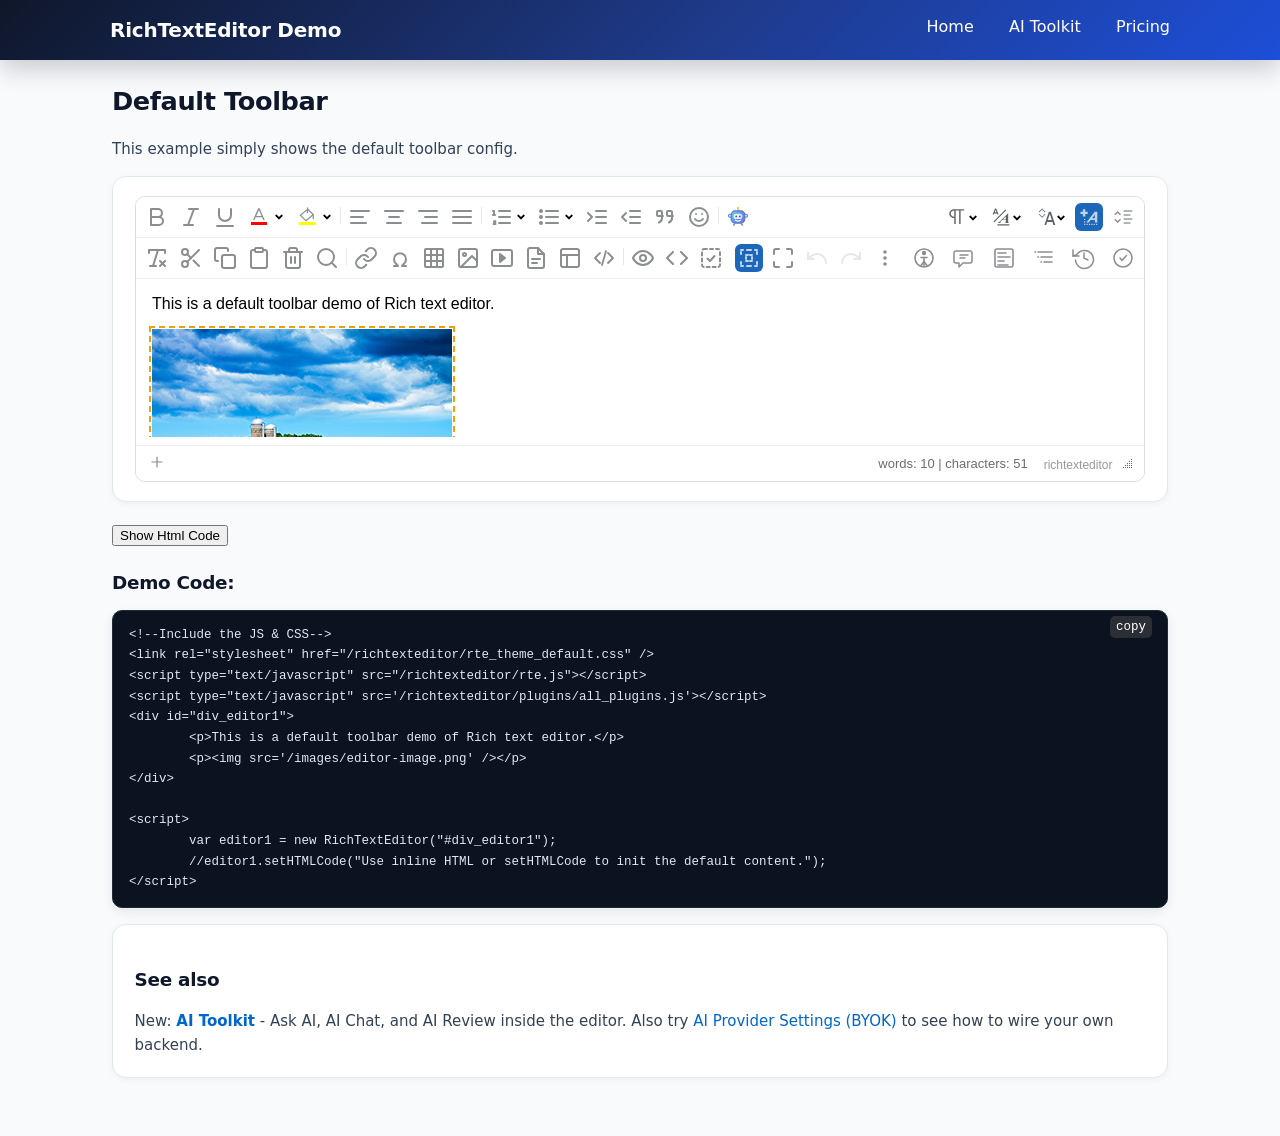
<file: richtexteditor/demos/default.html>
﻿<!DOCTYPE html>

<html lang="en" xmlns="http://www.w3.org/1999/xhtml" style="display:flex;height:100%;flex-direction:column;">
<head>
	<meta charset="utf-8" />
	<title>Default Toolbar</title>
	<meta name="viewport" content="width=device-width, initial-scale=1" />
	<base href='../' />
	<link rel="stylesheet" href="richtexteditor/plugins/aitoolkit.css" />
	<link rel="stylesheet" href="res/style.css" />
</head>
<body style="padding-bottom:3px;align-items:center">
	<div class="topbanner">
		<div style="align-self:stretch;max-width:1080px;margin:0 auto;display:flex; flex-direction: row; width:100%;">
			<div style="flex:99999">
				<a href="index.html"><label>RichTextEditor Demo</label></a>
			</div>
			<div>
				<a href="index.html">Home</a>
				&nbsp;
				<a target="_blank" href="https://richtexteditor.com/demos/ai-toolkit.aspx">AI Toolkit</a>
				&nbsp;
				<a target="_blank" href="https://richtexteditor.com/pricing.aspx">Pricing</a>
			</div>
		</div>
	</div>
	<div style="margin:auto;padding:18px 12px 36px;max-width:1080px;width:100%;box-sizing:border-box;">
		
	<h2>Default Toolbar</h2>
	<p class="mb-4">
		This example simply shows the default toolbar config.
	</p>
	<div class="hs-docs-content-divider">
		

		<!--Include the JS & CSS-->
		<link rel="stylesheet" href="richtexteditor/rte_theme_default.css" />
		<script type="text/javascript" src="richtexteditor/rte.js"></script>
<script>RTE_DefaultConfig.url_base='richtexteditor'</script>
		<script type="text/javascript" src='richtexteditor/plugins/all_plugins.js'></script>
		<div id="div_editor1">
			<p>This is a default toolbar demo of Rich text editor.</p>
			<p><img src='images/editor-image.png' /></p>
		</div>

		<script>
			var editor1 = new RichTextEditor("#div_editor1");
			//editor1.setHTMLCode("Use inline HTML or setHTMLCode to init the default content.");
		</script>

		
	</div>

	<div class="mt-4">
		<button class="btn btn-sm btn-outline-primary btn-pill transition-3d-hover px-5" onclick="alert(editor1.getHTMLCode())">Show Html Code</button>
	</div>
	<div class="mt-4">

		<h3>Demo Code:</h3>
		<pre class="editordemocode rounded language-html">&lt;!--Include the JS &amp; CSS--&gt;
&lt;link rel=&quot;stylesheet&quot; href=&quot;/richtexteditor/rte_theme_default.css&quot; /&gt;
&lt;script type=&quot;text/javascript&quot; src=&quot;/richtexteditor/rte.js&quot;&gt;&lt;/script&gt;
&lt;script type=&quot;text/javascript&quot; src=&#39;/richtexteditor/plugins/all_plugins.js&#39;&gt;&lt;/script&gt;
&lt;div id=&quot;div_editor1&quot;&gt;
	&lt;p&gt;This is a default toolbar demo of Rich text editor.&lt;/p&gt;
	&lt;p&gt;&lt;img src=&#39;/images/editor-image.png&#39; /&gt;&lt;/p&gt;
&lt;/div&gt;

&lt;script&gt;
	var editor1 = new RichTextEditor(&quot;#div_editor1&quot;);
	//editor1.setHTMLCode(&quot;Use inline HTML or setHTMLCode to init the default content.&quot;);
&lt;/script&gt;</pre>

	</div>


	<div class="hs-docs-content-divider">
		<h3>See also</h3>
		<p>
			New: <a href="demos/ai-toolkit.html"><strong>AI Toolkit</strong></a> - Ask AI, AI Chat, and AI Review inside the editor.
			Also try <a href="demos/ai-provider-settings.html">AI Provider Settings (BYOK)</a> to see how to wire your own backend.
		</p>
	</div>

	</div>
	<script src="res/patch.js"></script>
</body>
</html>
</file>
<file: richtexteditor/res/style.css>
﻿body {
	font-family: sans-serif;
	margin: 0;
	padding: 0;
}

*::-webkit-scrollbar {
	width: 9px;
	height: 9px;
}

*::-webkit-scrollbar-thumb {
	border-radius: 9px;
	-webkit-box-shadow: inset 0 0 5px rgba(0,0,0,0.2);
	background: #888888;
}

*::-webkit-scrollbar-track {
	-webkit-box-shadow: inset 0 0 5px rgba(0,0,0,0.2);
	border-radius: 10px;
	background: #EDEDED;
}

a {
	color: #06c;
	text-decoration: none;
}

	a:hover {
		text-decoration: underline;
	}

.topbanner {
	margin: auto;
	padding: 12px 3px;
	margin-bottom: 3px;
	border-bottom: solid 1px #ccc;
	align-self: stretch;
	display: flex;
	flex-direction: row;
	justify-content: center;
	background-color: #06c;
}

.topbanner, .topbanner * {
	color: white;
}

.topbanner label {
	font-size: 18px;
}

.navitem.active {
	background-color: steelblue;
}

	.navitem.active a {
		color: #fff;
	}

.navcontent {
	padding: 8px 24px 48px;
}

.navmenu {
	padding: 0 5px 48px;
	margin-left: 5px;
}

.navfolder {
	font-weight: bold;
	font-size: 18px;
	text-align: center;
	margin: 0.5rem 0 0.5rem;
	padding: 0.5rem 0 0.5rem;
	background-color: #eee;
	text-align: center;
}

.navgroup {
	font-size: 16px;
	padding-left: 0.25rem;
	margin: 10px 0;
}

.navitem {
	padding: 2px 0;
	display: block;
	width: auto;
	max-width: 100%;
	margin: 3px 0;
	word-break: break-word;
}

.navfolderitems {
	display: block;
	columns: 5;
	column-gap: 20px;
	position: relative;
}

.navfolderdocs {
	columns: 3;
}

.navgroupcontainer {
	width: auto;
	break-inside: avoid;
	-webkit-column-break-inside: avoid;
	page-break-inside: avoid;
	padding-top: 6px;
	margin-bottom: 14px;
}

@media (max-width: 960px) {
	.navfolderitems { columns: 3; }
	.navfolderdocs { columns: 2; }
}

@media (max-width: 640px) {
	.navfolderitems,
	.navfolderdocs { columns: 2; }
}

@media (max-width: 480px) {
	.navfolderitems,
	.navfolderdocs { columns: 1; }
}





.dp-highlighter {
	font-family: "Consolas", "Courier New", Courier, mono, serif;
	font-size: 12px;
	background-color: #E7E5DC;
	width: 99%;
	overflow: auto;
	margin: 18px 0 18px 0 !important;
	padding-top: 1px; /* adds a little border on top when controls are hidden */
}

	/* clear styles */
	.dp-highlighter ol,
	.dp-highlighter ol li,
	.dp-highlighter ol li span {
		margin: 0;
		padding: 0;
		border: none;
	}

	.dp-highlighter a,
	.dp-highlighter a:hover {
		background: none;
		border: none;
		padding: 0;
		margin: 0;
	}

	.dp-highlighter .bar {
		padding-left: 45px;
	}

	.dp-highlighter.collapsed .bar,
	.dp-highlighter.nogutter .bar {
		padding-left: 0px;
	}

	.dp-highlighter ol {
		list-style: decimal; /* for ie */
		background-color: #fff;
		margin: 0px 0px 1px 45px !important; /* 1px bottom margin seems to fix occasional Firefox scrolling */
		padding: 0px;
		color: #5C5C5C;
	}

	.dp-highlighter.nogutter ol,
	.dp-highlighter.nogutter ol li {
		list-style: none !important;
		margin-left: 0px !important;
	}

	.dp-highlighter ol li,
	.dp-highlighter .columns div {
		list-style: decimal-leading-zero; /* better look for others, override cascade from OL */
		list-style-position: outside !important;
		border-left: 3px solid #6CE26C;
		background-color: #F8F8F8;
		color: #5C5C5C;
		padding: 0 3px 0 10px !important;
		margin: 0 !important;
	}

	.dp-highlighter.nogutter ol li,
	.dp-highlighter.nogutter .columns div {
		border: 0;
	}

	.dp-highlighter .columns {
		background-color: #F8F8F8;
		color: gray;
		overflow: hidden;
		width: 100%;
	}

		.dp-highlighter .columns div {
			padding-bottom: 5px;
		}

	.dp-highlighter ol li.alt {
		background-color: #FFF;
		color: inherit;
	}

	.dp-highlighter ol li span {
		color: black;
		background-color: inherit;
	}

	/* Adjust some properties when collapsed */

	.dp-highlighter.collapsed ol {
		margin: 0px;
	}

		.dp-highlighter.collapsed ol li {
			display: none;
		}

	/* Additional modifications when in print-view */

	.dp-highlighter.printing {
		border: none;
	}

		.dp-highlighter.printing .tools {
			display: none !important;
		}

		.dp-highlighter.printing li {
			display: list-item !important;
		}

	/* Styles for the tools */

	.dp-highlighter .tools {
		padding: 3px 8px 3px 10px;
		font: 9px Verdana, Geneva, Arial, Helvetica, sans-serif;
		color: silver;
		background-color: #f8f8f8;
		padding-bottom: 10px;
		border-left: 3px solid #6CE26C;
	}

	.dp-highlighter.nogutter .tools {
		border-left: 0;
	}

	.dp-highlighter.collapsed .tools {
		border-bottom: 0;
	}

	.dp-highlighter .tools a {
		font-size: 9px;
		color: #a0a0a0;
		background-color: inherit;
		text-decoration: none;
		margin-right: 10px;
	}

		.dp-highlighter .tools a:hover {
			color: red;
			background-color: inherit;
			text-decoration: underline;
		}

/* About dialog styles */

.dp-about {
	background-color: #fff;
	color: #333;
	margin: 0px;
	padding: 0px;
}

	.dp-about table {
		width: 100%;
		height: 100%;
		font-size: 11px;
		font-family: Tahoma, Verdana, Arial, sans-serif !important;
	}

	.dp-about td {
		padding: 10px;
		vertical-align: top;
	}

	.dp-about .copy {
		border-bottom: 1px solid #ACA899;
		height: 95%;
	}

	.dp-about .title {
		color: red;
		background-color: inherit;
		font-weight: bold;
	}

	.dp-about .para {
		margin: 0 0 4px 0;
	}

	.dp-about .footer {
		background-color: #ECEADB;
		color: #333;
		border-top: 1px solid #fff;
		text-align: right;
	}

	.dp-about .close {
		font-size: 11px;
		font-family: Tahoma, Verdana, Arial, sans-serif !important;
		background-color: #ECEADB;
		color: #333;
		width: 60px;
		height: 22px;
	}

/* Language specific styles */

.dp-highlighter .comment, .dp-highlighter .comments {
	color: #008200;
	background-color: inherit;
}

.dp-highlighter .string {
	color: blue;
	background-color: inherit;
}

.dp-highlighter .keyword {
	color: #069;
	font-weight: bold;
	background-color: inherit;
}

.dp-highlighter .preprocessor {
	color: gray;
	background-color: inherit;
}





/*------------------------------------
  General
------------------------------------*/

p {
	color: initial;
}

ul li,
ol li,
table {
	color: initial;
}

.tab-content .header + .header,
.tab-content .alert + .alert,
.tab-content .nav + .nav,
.tab-content .navbar + .navbar,
.tab-content .progress + .btn,
.tab-content .progress + .progress {
	margin-top: 1rem;
}

.hs-docs-content-divider:first-child {
	border-bottom: 1px solid #e7eaf3;
	padding-bottom: 3rem;
}

.hs-docs-content-divider:not(:last-child) {
	margin-bottom: 4rem;
}

.hs-docs-content-divider p:last-child,
.hs-docs-content-divider ul:last-child,
.hs-docs-content-divider ol:last-child,
.hs-docs-content-divider .table:last-child {
	margin-bottom: 0;
}

.hs-docs-badge {
	font-weight: bold;
	text-transform: uppercase;
	padding: .35rem .75rem;
}

/*------------------------------------
  Markup
------------------------------------*/
.code-toolbar {
	position: relative
}

code {
	font-size: 100%;
}

:not(pre) > code[class*="language-"],
pre[class*="language-"] {
	padding: 1.5rem;
	background: #142140;
	margin-bottom: 1rem;
}

.tab-content :not(pre) > code[class*="language-"],
.tab-content pre[class*="language-"] {
	border-top-right-radius: 0 !important;
	border-top-left-radius: 0 !important;
	border-bottom-right-radius: .3125rem;
	border-bottom-left-radius: .3125rem;
}

code[class*="language-"],
pre[class*="language-"] {
	color: #ffffff;
	text-shadow: none;
	white-space: pre-wrap;
}

.token.operator,
.token.entity,
.token.url,
.language-css .token.string,
.style .token.string {
	color: #d09a5c;
	background: transparent;
}

.token.punctuation,
.token.property,
.token.tag,
.token.constant,
.token.symbol,
.token.deleted {
	color: #2f6f9f;
}

.token.selector,
.token.attr-name,
.token.string,
.token.char,
.token.builtin,
.token.inserted {
	color: #26a5b5;
}

.token.atrule,
.token.attr-value,
.token.function {
	color: #d44950;
}

div.code-toolbar > .toolbar {
	top: 10px;
	right: 10px;
	opacity: 1;
}

	div.code-toolbar > .toolbar a {
		padding: .3rem .7rem !important;
		background-color: rgba(255, 255, 255, .3);
		box-shadow: none;
		transition: all .2s ease-in-out;
	}

		div.code-toolbar > .toolbar a:hover {
			background-color: #377dff;
			color: #fff !important;
		}

/*------------------------------------
  AnchorJS Link
------------------------------------*/
.hs-docs-heading {
	font-size: 1.3125rem;
	font-weight: 700;
	margin-bottom: 1rem;
}

	.hs-docs-heading::before {
		content: "";
		display: block;
		width: 100%;
		height: 100px;
		visibility: hidden;
		margin-top: -100px;
	}

[data-anchorjs-icon]::after {
	content: attr(data-anchorjs-icon);
}

.anchorjs-link {
	padding-left: .5rem;
	font-size: 90%;
	color: rgba(55,125,255, .5) !important;
	transition: color .16s linear;
	opacity: 0;
}

	.anchorjs-link:hover {
		color: rgba(55,125,255, 1) !important;
	}

.hs-docs-heading:hover .anchorjs-link {
	opacity: 1;
}

/*------------------------------------
  Scroll Nav Example
------------------------------------*/
.scroll-nav-example {
	position: relative;
	height: 200px;
	margin-top: .5rem;
	overflow: auto;
}

/*------------------------------------
  jQuery UI
------------------------------------*/
.ui-autocomplete {
	max-height: 300px;
	overflow: hidden;
	overflow-y: auto;
	padding-bottom: 1px;
	z-index: 91199;
}

	.ui-autocomplete::-webkit-scrollbar {
		width: 0.5rem;
	}

	.ui-autocomplete::-webkit-scrollbar-thumb {
		background-color: rgba(189, 197, 209, 0.6);
		visibility: hidden;
	}

	.ui-autocomplete:hover::-webkit-scrollbar-thumb {
		visibility: visible;
	}

	.ui-autocomplete .left {
		float: left;
	}

	.ui-autocomplete .right {
		float: right;
	}

	.ui-autocomplete .ui-menu-item {
		padding: .25rem;
	}

		.ui-autocomplete .ui-menu-item:not(:last-child) {
			border-bottom: 1px solid #e7eaf3;
		}

	.ui-autocomplete .ui-menu-item-wrapper {
		display: block;
		color: inherit;
		background-color: transparent;
		border-color: transparent;
		padding: 7px 15px;
	}

.ui-widget.ui-widget-content {
	border: thin solid #e7eaf3;
	border-radius: .3125rem;
	box-shadow: 0 2px 16px 8px rgba(140, 152, 164, 0.135);
}

.ui-autocomplete .ui-menu-item-wrapper.ui-state-active, .ui-autocomplete .ui-menu-item-wrapper:hover {
	background-color: rgba(55,125,255, .1);
	text-decoration: none;
}

.ui-autocomplete .ui-menu-item:hover .ui-menu-item-wrapper {
	background-color: rgba(55,125,255, .1);
	border-color: transparent;
	border-radius: .125rem;
}

.ui-autocomplete-category {
	padding: 5px 15px;
	margin: 0;
	font-weight: bold;
}

.jvectormap-container {
	width: 100%;
	height: 100%;
}

.hd-doc-search-category {
	display: block;
	color: #97a4af;
	font-size: .875rem;
}

.ui-autocomplete-input.form-control:not(:last-child) {
	border-top-right-radius: .25rem;
	border-bottom-right-radius: .25rem;
}

/*------------------------------------
  Tab
------------------------------------*/
.tab-wrapper {
	border: 1px solid #e7eaf3;
	box-shadow: 0 0 35px rgba(140, 152, 163, .125);
	border-radius: .5rem;
	margin-top: 1.5rem;
	margin-bottom: 3rem;
}

.tab-pane {
	max-height: 700px;
	overflow-y: auto;
	overflow-x: hidden;
}

	.tab-pane pre {
		margin: 0;
	}

/*------------------------------------
  Copy to clipboard style
------------------------------------*/
.hs-docs-copy-to-clipboard-text {
	font-size: 80%;
	color: #77838f;
}

.hs-docs-copy-to-clipboard:hover .hs-docs-copy-to-clipboard-text {
	color: #fff;
	background-color: #377dff;
}

/*------------------------------------
  Callout
------------------------------------*/
.callout {
	border-left-width: 10px;
	border-left-style: solid;
	padding: 1.5rem;
	margin-bottom: 1.25rem;
}

	.callout p:last-child {
		margin-bottom: 0;
	}

.callout-title {
	color: initial;
	font-size: 1.25rem;
	font-weight: bold;
	margin-bottom: .5rem;
}

.callout-warning {
	border-color: rgba(255, 193, 7, .25);
	background-color: rgba(255, 193, 7, .075);
}

.callout-danger {
	border-color: rgba(222, 68, 55, .25);
	background-color: rgba(222, 68, 55, .075);
}

/*------------------------------------
  Sidebar
------------------------------------*/
.hs-sidebar-sticky {
	position: relative;
	top: 0;
	width: 100%;
	height: 15rem;
	padding: .5rem 0;
}

@media (max-height: 500px) {
	.hs-sidebar-sticky {
		min-height: 15rem;
	}
}

@media (min-width: 992px) {
	.hs-sidebar-sticky {
		height: calc(100vh - 5rem);
	}
}

@supports ((position: -webkit-sticky) or (position: sticky)) {
	.hs-sidebar-sticky {
		position: -webkit-sticky;
		position: sticky;
	}
}

.hs-sidebar {
	z-index: 100;
}

@media (min-width: 992px) {
	.hs-sidebar {
		position: fixed;
		top: 3rem;
		bottom: 0;
		left: 0;
		border-right: 1px solid #e7eaf3;
		padding-top: 1rem;
	}
}

@media (max-width: 991.8px) {
	.hs-sidebar {
		border-bottom: 1px solid #e7eaf3;
	}
}

/*------------------------------------
  Sidebar Nav
------------------------------------*/
.hs-sidebar-nav {
	list-style: none;
	padding-left: 0;
	margin-bottom: 2rem;
}

.hs-sidebar-item {
	font-size: .875rem;
}

.hs-sidebar-link {
	color: #495057;
	display: block;
	background-color: transparent;
	border-radius: .3125rem;
	padding: .5rem .9375rem;
}

	.hs-sidebar-link.active {
		color: #377dff;
		background-color: rgba(55, 125, 255, 0.1);
	}

		.hs-sidebar-link.active:hover {
			color: #377dff;
		}

	.hs-sidebar-link:hover {
		text-decoration: none;
	}

.hs-sidebar-heading {
	display: block;
	color: #1e2022;
	font-size: .8125rem;
	font-weight: 600;
	text-transform: uppercase;
	padding-left: .9375rem;
	padding-right: .9375rem;
	margin-top: 1rem;
	margin-bottom: .5rem;
}

/*------------------------------------
  Header
------------------------------------*/
.header-docs .navbar-brand,
.header-docs .navbar-brand > img {
	width: 7.5rem;
}

/*------------------------------------
  Fullscreen
------------------------------------*/
.fullscreen {
	z-index: 9999;
}

/*------------------------------------
  List
------------------------------------*/
.hs-docs-list-md li {
	margin-bottom: .5rem;
}

/*------------------------------------
  Scrollbar
------------------------------------*/
.hs-sidebar-scrollbar {
	overflow-y: scroll;
}

/*------------------------------------
  Utilities
------------------------------------*/
@media (min-width: 768px) {
	.nav-docs-space {
		margin-left: 5rem;
	}
}


/* ==================================================================
   Modern demo-shell polish (2026 refresh)
   Appended rather than replaced so legacy rules keep working.
   ================================================================== */

body {
	font-family: -apple-system, "Segoe UI", "Plus Jakarta Sans", system-ui, sans-serif;
	color: #0f172a;
	background: #f8fafc;
	line-height: 1.6;
}

/* Top banner refresh */
.topbanner {
	background: linear-gradient(135deg, #0f172a 0%, #1e3a8a 55%, #1d4ed8 100%);
	padding: 14px 16px;
	border-bottom: 0;
	box-shadow: 0 10px 24px rgba(2, 8, 23, 0.18);
}
.topbanner label {
	font-size: 20px;
	font-weight: 800;
	letter-spacing: -0.01em;
}
.topbanner a {
	padding: 4px 10px;
	border-radius: 8px;
	transition: background 120ms ease;
}
.topbanner a:hover {
	background: rgba(255, 255, 255, 0.12);
	text-decoration: none;
}

/* Typography polish */
h1, h2, h3, h4 {
	color: #0f172a;
	letter-spacing: -0.015em;
}
h2 {
	font-size: 1.6rem;
	font-weight: 800;
	margin: 0 0 0.6rem;
}
h3 {
	font-size: 1.15rem;
	font-weight: 800;
	margin: 1.3rem 0 0.5rem;
}
p {
	font-size: 15px;
	color: #334155;
}

/* Nav menu polish */
.navfolder {
	background: #0f172a;
	color: #e0f2fe;
	border-radius: 12px;
	font-weight: 800;
	letter-spacing: 0.02em;
	padding: 0.7rem 1rem;
	margin: 1rem 0 0.6rem;
	text-align: left;
}
.navgroup {
	color: #1d67ba;
	text-transform: uppercase;
	letter-spacing: 0.12em;
	font-size: 11px;
	font-weight: 800;
	margin: 12px 0 6px;
}
.navitem a {
	border-radius: 8px;
	padding: 4px 10px;
	transition: background 120ms ease;
}
.navitem a:hover {
	background: #eef5ff;
	text-decoration: none;
}
.navitem.active {
	background-color: transparent;
}
.navitem.active a {
	background: #1d67ba;
	color: #fff !important;
	font-weight: 700;
}

/* Demo button row (used by AI demos and many others) */
.demo-btn-row {
	display: flex;
	flex-wrap: wrap;
	gap: 8px;
	align-items: center;
}
.demo-btn-row .btn {
	border-radius: 9999px;
	padding: 7px 18px;
	font-size: 13.5px;
	font-weight: 700;
	border: 1px solid #cbd5e1;
	background: #fff;
	color: #0f4da8;
	cursor: pointer;
	transition: background 120ms ease, border-color 120ms ease, transform 120ms ease, box-shadow 120ms ease;
	text-decoration: none;
	display: inline-flex;
	align-items: center;
}
.demo-btn-row .btn:hover {
	background: #eff6ff;
	border-color: #60a5fa;
	transform: translateY(-1px);
	box-shadow: 0 6px 14px rgba(21, 89, 214, 0.1);
	text-decoration: none;
}
.demo-btn-row .btn-outline-primary { color: #0f4da8; }
.demo-btn-row .btn-outline-secondary { color: #475569; }
.demo-btn-row .btn-primary {
	color: #fff;
	background: linear-gradient(180deg, #2873e8, #1559d6);
	border-color: rgba(21, 89, 214, 0.5);
	box-shadow: 0 4px 10px rgba(21, 89, 214, 0.22);
}
.demo-btn-row .btn-primary:hover {
	background: linear-gradient(180deg, #3b80ee, #1a63e0);
}

/* Code block: update to modern dark theme */
pre.editordemocode,
pre[class*="language-"] {
	background: #0b1220 !important;
	color: #e2e8f0 !important;
	padding: 14px 16px !important;
	border-radius: 10px !important;
	border: 1px solid #1f2937 !important;
	box-shadow: 0 4px 12px rgba(15, 23, 42, 0.08);
	font: 500 12.5px/1.65 Consolas, "SF Mono", Menlo, monospace !important;
	overflow-x: auto;
}
code {
	font-family: Consolas, "SF Mono", Menlo, monospace;
	font-size: 13px;
}
:not(pre) > code {
	padding: 2px 6px;
	border-radius: 6px;
	background: #eef5ff;
	color: #0f4da8;
	border: 1px solid #dbeafe;
}

/* Section dividers */
.hs-docs-content-divider {
	padding: 1.2rem 1.35rem;
	border-radius: 14px;
	background: #fff;
	border: 1px solid #e2e8f0;
	box-shadow: 0 2px 8px rgba(15, 23, 42, 0.04);
	margin-bottom: 1.2rem !important;
}
.hs-docs-content-divider:first-child {
	border-bottom: 1px solid #e2e8f0;
	padding-bottom: 1.2rem;
}

/* ==================================================================
   BYOK demo styles
   ================================================================== */
.byok-warn {
	border: 1px solid #fde68a;
	background: linear-gradient(180deg, #fffbeb, #fff7db);
	color: #7c4a03;
	border-radius: 12px;
	padding: 12px 16px;
	margin-bottom: 1.2rem;
	font-size: 13.5px;
	line-height: 1.6;
}
.byok-warn strong { color: #78350f; }

.byok-flow {
	display: grid;
	gap: 10px;
	grid-template-columns: 1fr;
	margin-bottom: 1.2rem;
}
@media (min-width: 760px) {
	.byok-flow { grid-template-columns: repeat(4, 1fr); }
}
.byok-flow-step {
	position: relative;
	padding: 12px 14px;
	border: 1px solid #e2e8f0;
	border-radius: 12px;
	background: #fff;
	display: block;
	font-size: 12.5px;
	line-height: 1.55;
	color: #64758a;
}
.byok-flow-step strong {
	display: block;
	margin-top: 8px;
	font-size: 13.5px;
	color: #0f172a;
}
.byok-flow-step-n {
	display: inline-flex; align-items: center; justify-content: center;
	width: 24px; height: 24px; border-radius: 50%;
	background: #1559d6; color: #fff;
	font-size: 11px; font-weight: 800;
}

/* Split layout: settings aside + editor */
.byok-split {
	display: grid;
	gap: 18px;
	grid-template-columns: 1fr;
	margin-top: 14px;
}
@media (min-width: 960px) {
	.byok-split { grid-template-columns: 320px 1fr; align-items: start; }
}
.byok-settings {
	padding: 18px;
	border: 1px solid #e2e8f0;
	border-radius: 14px;
	background: #fff;
	box-shadow: 0 4px 12px rgba(15, 23, 42, 0.05);
}
.byok-settings-head {
	display: flex;
	align-items: flex-start;
	justify-content: space-between;
	gap: 10px;
	margin-bottom: 12px;
}
.byok-settings-head h3 {
	margin: 4px 0 0;
	font-size: 16px;
	font-weight: 800;
}
.byok-kicker {
	font-size: 11px;
	font-weight: 800;
	letter-spacing: 0.14em;
	text-transform: uppercase;
	color: #0f4da8;
}
.byok-chip {
	display: inline-flex; align-items: center;
	padding: 4px 10px;
	border-radius: 999px;
	background: rgba(21, 89, 214, 0.1);
	color: #1559d6;
	font-size: 11px; font-weight: 800;
	letter-spacing: 0.06em; text-transform: uppercase;
}

.byok-label {
	display: block;
	font-size: 11px;
	font-weight: 800;
	letter-spacing: 0.14em;
	text-transform: uppercase;
	color: #475569;
	margin: 12px 0 5px;
}
.byok-input {
	width: 100%;
	padding: 8px 11px;
	border: 1px solid #cbd5e1;
	border-radius: 8px;
	background: #fff;
	font: inherit;
	font-size: 13px;
	color: #0f172a;
	box-sizing: border-box;
	transition: border-color 120ms, box-shadow 120ms;
}
.byok-input:focus {
	outline: none;
	border-color: #60a5fa;
	box-shadow: 0 0 0 3px rgba(59, 130, 246, 0.18);
}
.byok-input-mono {
	font-family: Consolas, "SF Mono", Menlo, monospace;
	letter-spacing: 0.02em;
}
.byok-hint {
	margin-top: 4px;
	font-size: 11.5px;
	color: #64748b;
	line-height: 1.5;
}

.byok-row {
	display: flex;
	flex-wrap: wrap;
	gap: 8px;
	margin-top: 14px;
}
.byok-btn {
	display: inline-flex;
	align-items: center;
	padding: 7px 14px;
	border: 1px solid #cbd5e1;
	border-radius: 9999px;
	background: #fff;
	color: #334155;
	font: inherit;
	font-size: 12.5px;
	font-weight: 700;
	cursor: pointer;
	transition: background 120ms ease, border-color 120ms ease;
}
.byok-btn:hover { background: #f1f5f9; border-color: #94a3b8; }
.byok-btn-primary {
	color: #fff;
	background: linear-gradient(180deg, #2873e8, #1559d6);
	border-color: rgba(21, 89, 214, 0.5);
	box-shadow: 0 4px 10px rgba(21, 89, 214, 0.2);
}
.byok-btn-primary:hover { background: linear-gradient(180deg, #3b80ee, #1a63e0); }

.byok-status-row { margin-top: 12px; }
.byok-status {
	display: inline-flex; align-items: center; gap: 8px;
	padding: 5px 12px;
	border-radius: 999px;
	font-size: 11.5px; font-weight: 700;
}
.byok-status-dot {
	width: 7px; height: 7px; border-radius: 50%;
	background: currentColor;
	box-shadow: 0 0 0 3px currentColor;
	opacity: 0.18;
}
.byok-status-idle { background: #f1f5f9; color: #475569; }
.byok-status-ok { background: rgba(16, 185, 129, 0.12); color: #166534; }
.byok-status-err { background: rgba(244, 63, 94, 0.12); color: #9f1239; }

.byok-log-head {
	margin-top: 16px;
	font-size: 11px;
	font-weight: 800;
	letter-spacing: 0.14em;
	text-transform: uppercase;
	color: #475569;
	margin-bottom: 6px;
}
.byok-log {
	max-height: 160px;
	overflow: auto;
	padding: 10px 12px;
	background: #0b1220;
	color: #e2e8f0;
	border-radius: 10px;
	font: 500 11.5px/1.6 Consolas, "SF Mono", Menlo, monospace;
}
.byok-log-req { color: #60a5fa; }
.byok-log-res { color: #86efac; }
.byok-log-err { color: #fca5a5; }
.byok-log-muted { color: #64748b; }

.byok-editor-wrap {
	padding: 0;
}

.mt-3 { margin-top: 0.75rem !important; }
.mt-4 { margin-top: 1rem !important; }

/* ==================================================================
   Index-page hero
   ================================================================== */
.demo-index-hero {
	background:
		radial-gradient(circle at 85% 30%, rgba(125, 211, 252, 0.18), transparent 55%),
		linear-gradient(180deg, #ffffff 0%, #f1f5f9 100%);
	border-bottom: 1px solid #e2e8f0;
	padding: 28px 12px 20px;
}
.demo-index-hero-inner {
	max-width: 1280px;
	margin: 0 auto;
}
.demo-index-chip {
	display: inline-flex;
	align-items: center;
	padding: 4px 12px;
	border-radius: 999px;
	background: rgba(21, 89, 214, 0.1);
	color: #0f4da8;
	font-size: 11px;
	font-weight: 800;
	letter-spacing: 0.14em;
	text-transform: uppercase;
}
.demo-index-title {
	margin: 10px 0 6px;
	font-size: clamp(1.6rem, 2.4vw, 2.1rem);
	font-weight: 800;
	letter-spacing: -0.02em;
	color: #0f172a;
}
.demo-index-sub {
	margin: 0;
	max-width: 720px;
	font-size: 15px;
	line-height: 1.65;
	color: #475569;
}
.navfoldercontainer {
	background: #fff;
	border: 1px solid #e2e8f0;
	border-radius: 14px;
	padding: 4px 16px 14px;
	margin-bottom: 18px;
	box-shadow: 0 2px 8px rgba(15, 23, 42, 0.04);
}
</file>
<file: css/headers/quadro.css>
/* aba do quadro. o comum (navbar, cores, botoes) esta no base.css */

/* estado vazio enquanto a funcionalidade nao existe */
.em-breve {
    display: flex;
    flex-direction: column;
    align-items: center;
    gap: 10px;
    padding: 48px 24px;
    text-align: center;
    color: var(--texto-suave);
}

.em-breve i {
    font-size: 34px;
    color: var(--destaque);
}

.em-breve p {
    margin: 0;
    max-width: 380px;
}
</file>
